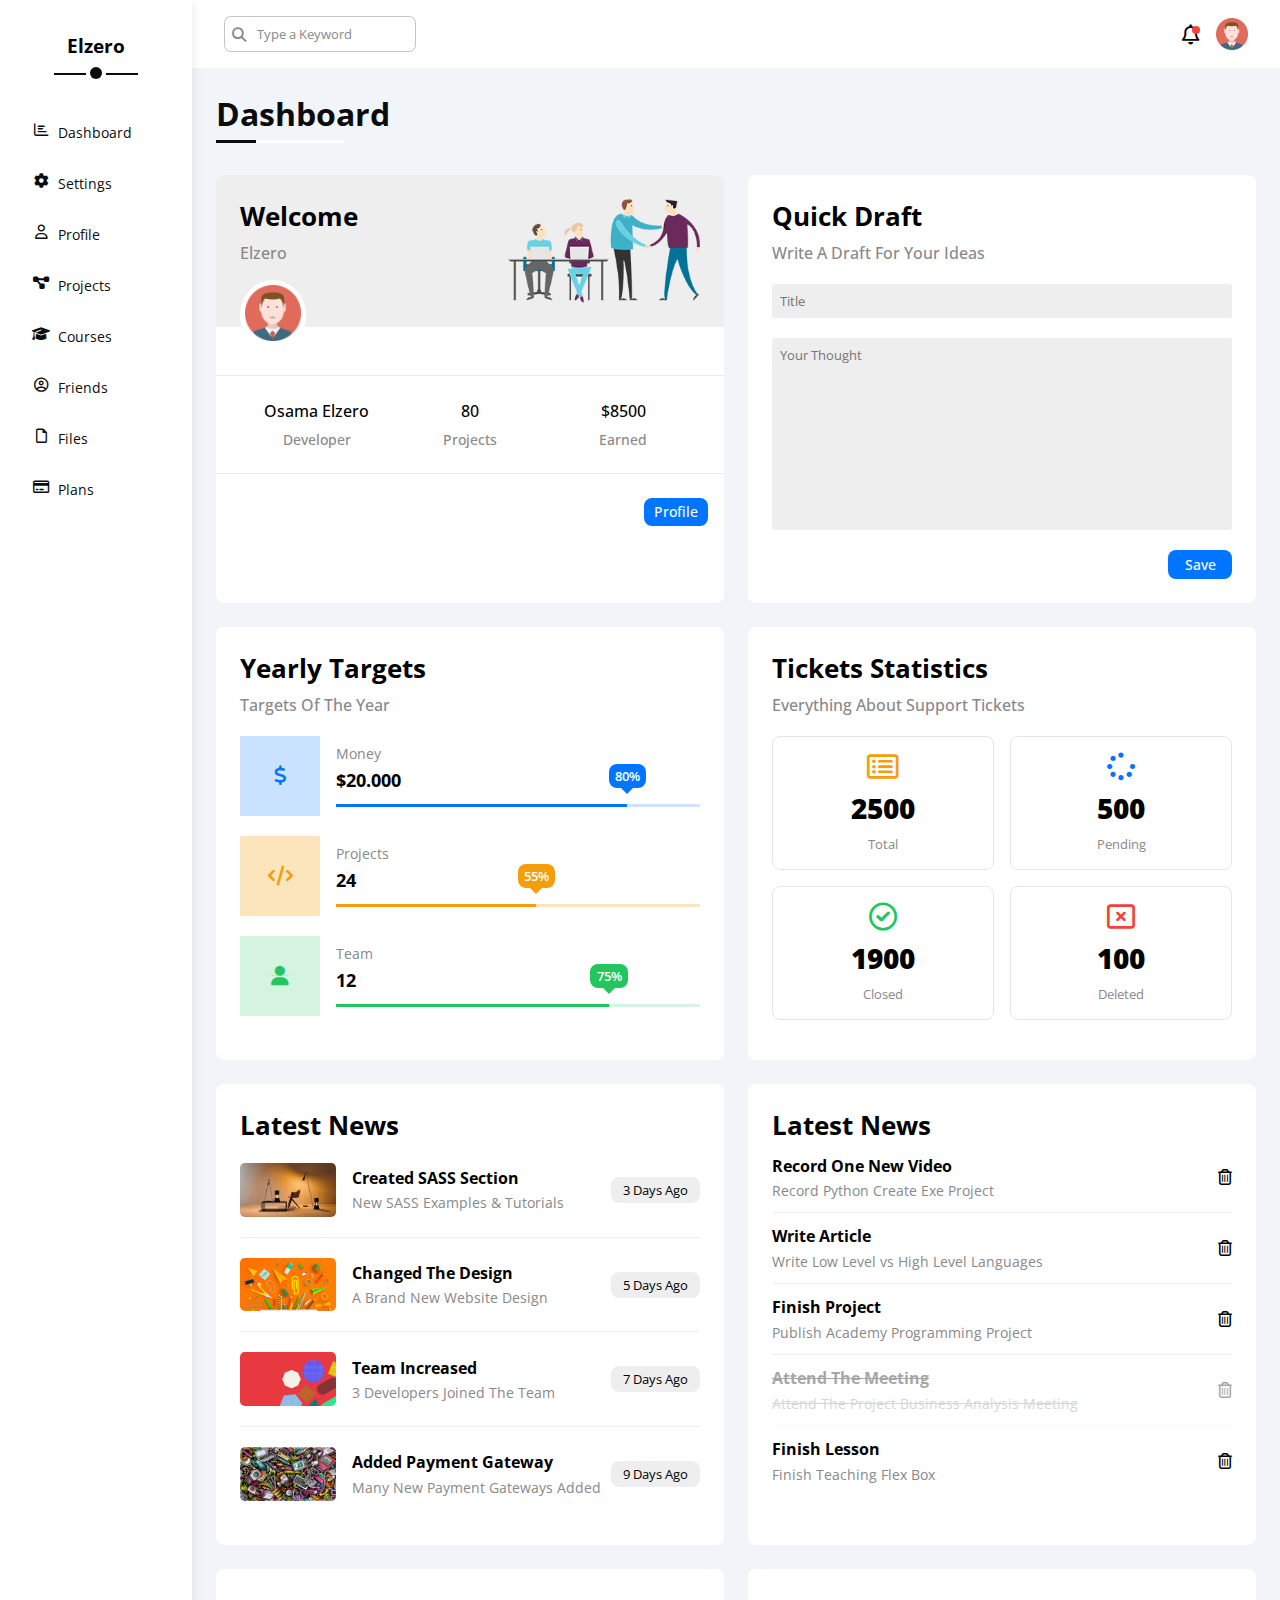
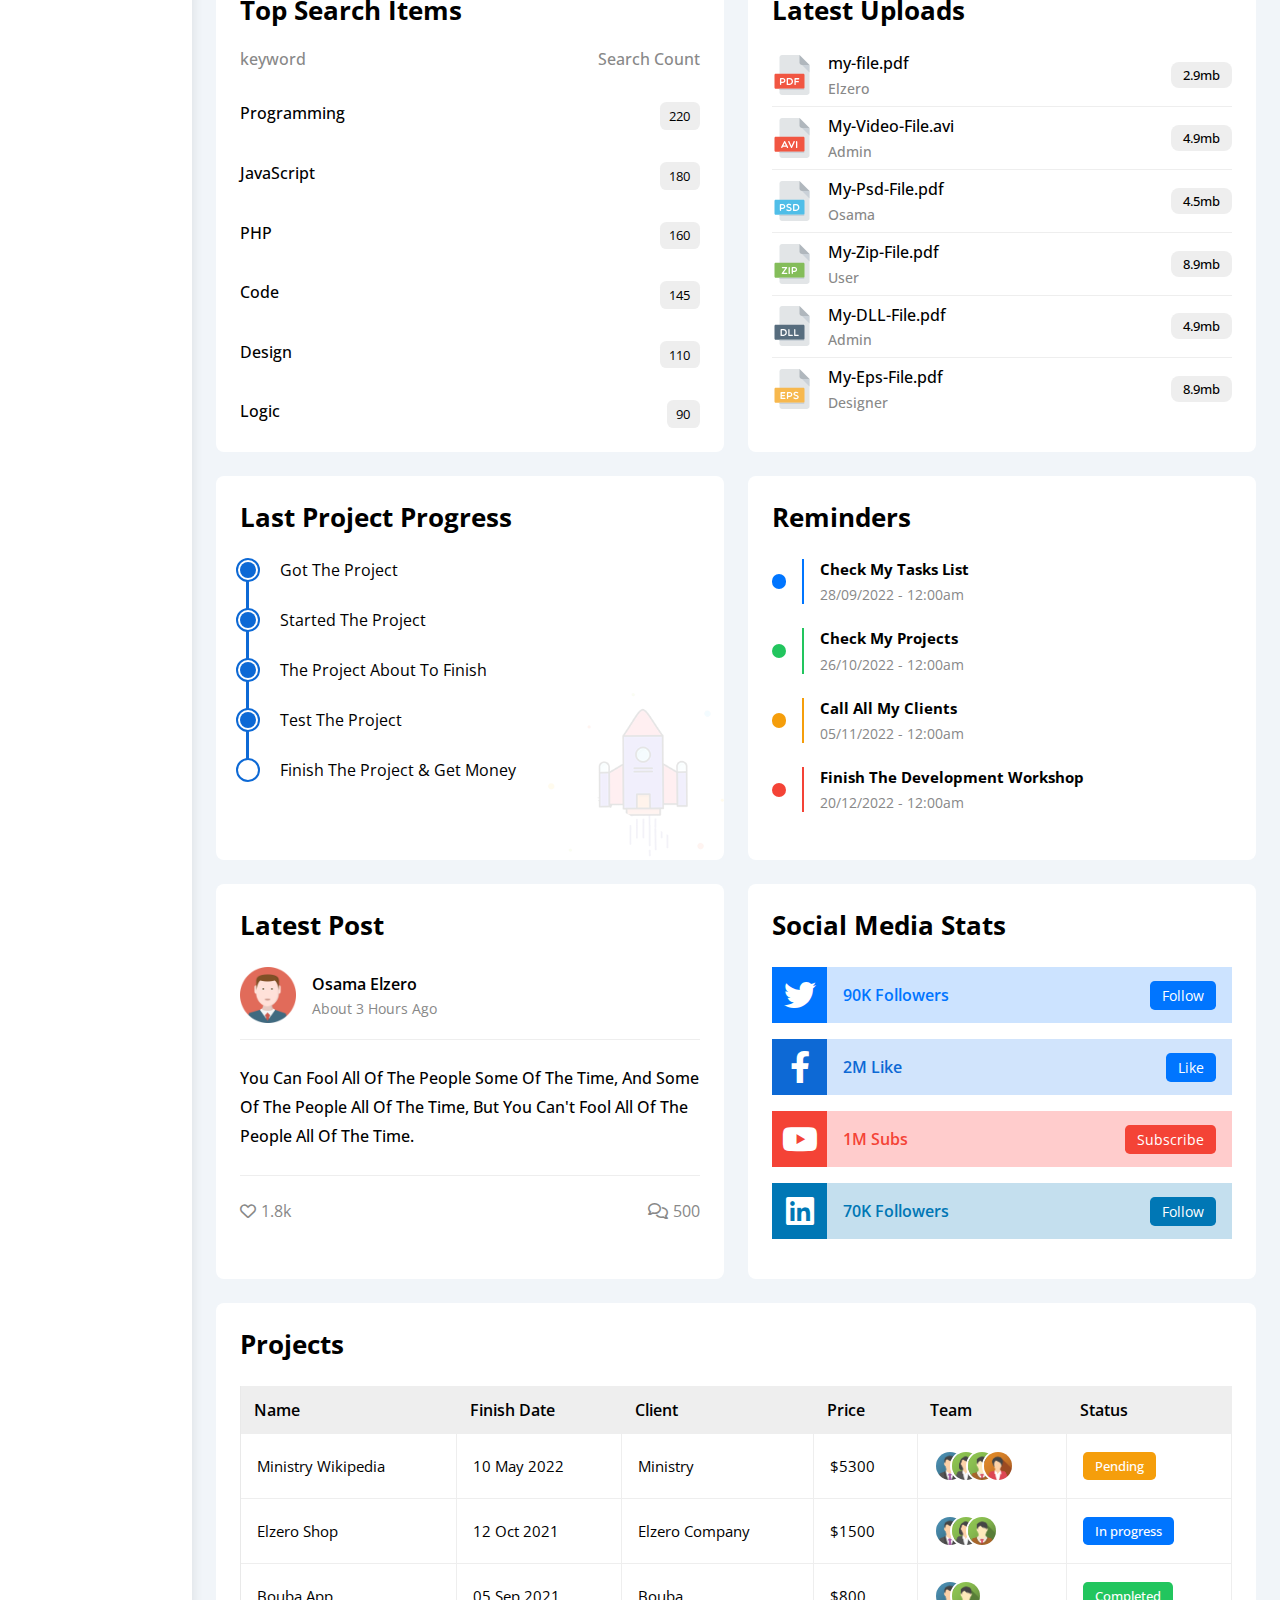
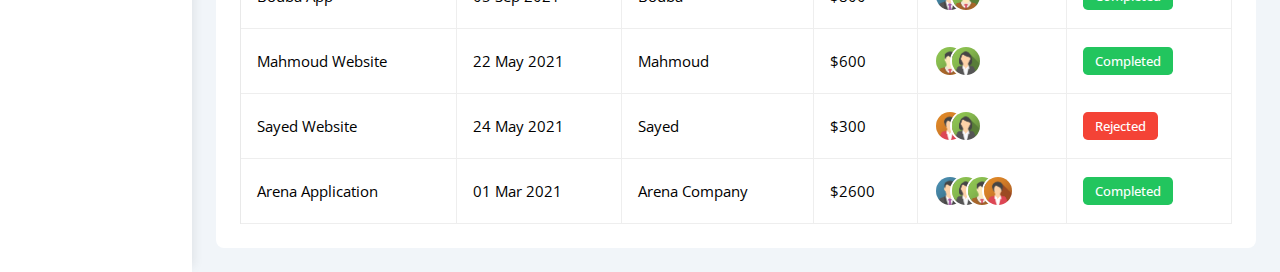
<file: index.html>
<!DOCTYPE html>
<html lang="en">
	<head>
		<meta charset="UTF-8" />
		<meta http-equiv="X-UA-Compatible" content="IE=edge" />
		<meta name="viewport" content="width=device-width, initial-scale=1.0" />
		<title>Dashboard</title>
		<link rel="stylesheet" href="./css/all.min.css" />
		<link rel="stylesheet" href="./css/dashboard.css" />
	</head>
	<body>
		<div class="outer-container">
			<aside class="side-bar">
				<div class="logo">Elzero</div>
				<div class="circle"></div>
				<ul class="links" role="list">
					<li>
						<a href="./index.html">
							<i class="fa-regular fa-chart-bar fa-fw"></i>
							<div class="text">Dashboard</div>
						</a>
					</li>
					<li>
						<a href="./settings.html">
							<i class="fa-solid fa-gear fa-fw"> </i>
							<div class="text">Settings</div>
						</a>
					</li>
					<li>
						<a href="./profile.html">
							<i class="fa-regular fa-user fa-fw"></i>
							<div class="text">Profile</div>
						</a>
					</li>
					<li>
						<a href="./projects.html">
							<i class="fa-solid fa-diagram-project fa-fw"></i>
							<div class="text">Projects</div>
						</a>
					</li>
					<li>
						<a href="./courses.html">
							<i class="fa-solid fa-graduation-cap fa-fw"></i>
							<div class="text">Courses</div>
						</a>
					</li>
					<li>
						<a href="./freinds.html">
							<i class="fa-regular fa-circle-user fa-fw"></i>
							<div class="text">Friends</div>
						</a>
					</li>
					<li>
						<a href="./files.html">
							<i class="fa-regular fa-file fa-fw"></i>
							<div class="text">Files</div>
						</a>
					</li>
					<li>
						<a href="./plans.html">
							<i class="fa-regular fa-credit-card fa-fw"></i>
							<div class="text">Plans</div>
						</a>
					</li>
				</ul>
			</aside>
			<div style="flex: 1" class="main-content">
				<header>
					<div class="input">
						<input type="text" placeholder="Type a Keyword" />
					</div>
					<div class="notif-av">
						<i class="fa-regular fa-bell fa-lg"></i>
						<img src="./imgs/avatar.png" alt="" />
					</div>
				</header>
				<main>
					<h2>Dashboard</h2>
					<div class="main-grid">
						<div class="grid-item1">
							<div class="header">
								<div class="text">
									<h3>Welcome</h3>
									<p class="subtitle">Elzero</p>
								</div>

								<img class="welcome" src="./imgs/welcome.png" alt="" />
								<div class="avatar"><img src="./imgs/avatar.png" alt="" /></div>
							</div>
							<div class="profile-stats">
								<div class="stat">
									<div class="stat-title">Osama Elzero</div>
									<div class="stat-subtitle">Developer</div>
								</div>
								<div class="stat">
									<div class="stat-title">80</div>
									<div class="stat-subtitle">Projects</div>
								</div>
								<div class="stat">
									<div class="stat-title">$8500</div>
									<div class="stat-subtitle">Earned</div>
								</div>
							</div>
							<a href="#">Profile</a>
						</div>
						<div class="grid-item2">
							<div class="text">
								<h3>Quick Draft</h3>
								<p class="subtitle">Write A Draft For Your Ideas</p>
								<input class="grid-2-input" type="text" placeholder="Title" />
								<textarea placeholder="Your Thought"></textarea>
								<a href="#">Save</a>
							</div>
						</div>
						<div class="grid-item3">
							<div class="text">
								<h3>Yearly Targets</h3>
								<p class="subtitle">Targets Of The Year</p>
								<div class="grid-3-stats">
									<div class="stat">
										<div class="icon">
											<i class="fa-solid fa-dollar-sign fa-lg"></i>
										</div>
										<div class="info">
											<div class="title">Money</div>
											<div class="subtitle">$20.000</div>
											<div
												style="background-color: rgba(78, 155, 255, 0.27)"
												class="bar"
											>
												<div
													style="background: var(--blue-color);width:80%"
													class="progress2"
												>
													<div style="background:var(--blue-color)" class="badge1">80%</div>
												</div>
											</div>
										</div>
									</div>
									<div class="stat">
										<div class="icon stat2">
											<i class="fa-solid fa-code fa-lg e"></i>
										</div>
										<div class="info">
											<div class="title">Projects</div>
											<div class="subtitle">24</div>
											<div
												style="background-color: rgb(245 159 11 / 27%)"
												class="bar"
											>
												<div
													style="background: var(--orange-color)"
													class="progress2"
												>
													<div class="badge2">55%</div>
												</div>
											</div>
										</div>
									</div>
									<div class="stat">
										<div class="icon stat3">
											<i class="fa-solid fa-user fa-lg c-green"></i>
										</div>
										<div class="info">
											<div class="title">Team</div>
											<div class="subtitle">12</div>
											<div style="background: rgb(34 197 94 / 19%)" class="bar">
												<div
													style="background: var(--green-color)"
													class="progress3"
												>
													<div class="badge3">75%</div>
												</div>
											</div>
										</div>
									</div>
								</div>
							</div>
						</div>
						<div class="grid-item4">
							<h3>Tickets Statistics</h3>
							<p class="subtitle">Everything About Support Tickets</p>

							<div class="grid">
								<div class="grid-box">
									<i class="fa-regular fa-rectangle-list fa-2x"></i>
									<div class="title">2500</div>
									<div class="subtitle">Total</div>
								</div>
								<div class="grid-box">
									<i
										style="color: var(--blue-color)"
										class="fa-solid fa-spinner fa-2x"
									></i>
									<div class="title">500</div>
									<div class="subtitle">Pending</div>
								</div>
								<div class="grid-box">
									<i
										style="color: var(--green-color)"
										class="fa-regular fa-circle-check fa-2x"
									></i>
									<div class="title">1900</div>
									<div class="subtitle">Closed</div>
								</div>
								<div class="grid-box">
									<i
										style="color: var(--red-color)"
										class="fa-regular fa-rectangle-xmark fa-2x"
									></i>
									<div class="title">100</div>
									<div class="subtitle">Deleted</div>
								</div>
							</div>
						</div>
						<div class="grid-item5">
							<h3>Latest News</h3>

							<div class="list-tile">
								<div class="tile-img">
									<img src="./imgs/news-01.png" alt="" />
								</div>
								<div class="text">
									<h4>Created SASS Section</h4>
									<p>New SASS Examples & Tutorials</p>
								</div>

								<div class="time">3 Days Ago</div>
							</div>
							<div class="list-tile">
								<div class="tile-img">
									<img src="./imgs/news-02.png" alt="" />
								</div>
								<div class="text">
									<h4>Changed The Design</h4>
									<p>A Brand New Website Design</p>
								</div>

								<div class="time">5 Days Ago</div>
							</div>
							<div class="list-tile">
								<div class="tile-img">
									<img src="./imgs/news-03.png" alt="" />
								</div>
								<div class="text">
									<h4>Team Increased</h4>
									<p>3 Developers Joined The Team</p>
								</div>

								<div class="time">7 Days Ago</div>
							</div>
							<div class="list-tile">
								<div class="tile-img">
									<img src="./imgs/news-04.png" alt="" />
								</div>
								<div class="text">
									<h4>Added Payment Gateway</h4>
									<p>Many New Payment Gateways Added</p>
								</div>

								<div class="time">9 Days Ago</div>
							</div>
						</div>
						<div class="grid-item6">
							<h3>Latest News</h3>

							<div class="list-tile">
								<div class="text">
									<h4>Record One New Video</h4>
									<p>Record Python Create Exe Project</p>
								</div>

								<i class="fa-regular fa-trash-can delete"></i>
							</div>
							<div class="list-tile">
								<div class="text">
									<h4>Write Article</h4>
									<p>Write Low Level vs High Level Languages</p>
								</div>

								<i class="fa-regular fa-trash-can delete"></i>
							</div>
							<div class="list-tile">
								<div class="text">
									<h4>Finish Project</h4>
									<p>Publish Academy Programming Project</p>
								</div>

								<i class="fa-regular fa-trash-can delete"></i>
							</div>
							<div class="list-tile">
								<div class="text">
									<h4>Attend The Meeting</h4>
									<p>Attend The Project Business Analysis Meeting</p>
								</div>

								<i class="fa-regular fa-trash-can delete"></i>
							</div>
							<div class="list-tile">
								<div class="text">
									<h4>Finish Lesson</h4>
									<p>Finish Teaching Flex Box</p>
								</div>

								<i class="fa-regular fa-trash-can delete"></i>
							</div>
						</div>
						<div class="grid-item7">
							<h3>Top Search Items</h3>
							<div class="item-title">
								<div class="keyword">keyword</div>
								<div class="count">Search Count</div>
							</div>
							<div class="item">
								<div class="keyword">Programming</div>
								<div class="count">220</div>
							</div>
							<div class="item">
								<div class="keyword">JavaScript</div>
								<div class="count">180</div>
							</div>
							<div class="item">
								<div class="keyword">PHP</div>
								<div class="count">160</div>
							</div>
							<div class="item">
								<div class="keyword">Code</div>
								<div class="count">145</div>
							</div>
							<div class="item">
								<div class="keyword">Design</div>
								<div class="count">110</div>
							</div>
							<div class="item">
								<div class="keyword">Logic</div>
								<div class="count">90</div>
							</div>
						</div>
						<div class="grid-item8">
							<h3>Latest Uploads</h3>

							<div class="list-tile">
								<div class="tile-img">
									<img src="./imgs/pdf.svg" alt="" />
								</div>
								<div class="text">
									<h4>my-file.pdf</h4>
									<p>Elzero</p>
								</div>

								<div class="size">2.9mb</div>
							</div>
							<div class="list-tile">
								<div class="tile-img">
									<img src="./imgs/avi.svg" alt="" />
								</div>
								<div class="text">
									<h4>My-Video-File.avi</h4>
									<p>Admin</p>
								</div>

								<div class="size">4.9mb</div>
							</div>
							<div class="list-tile">
								<div class="tile-img">
									<img src="./imgs/psd.svg" alt="" />
								</div>
								<div class="text">
									<h4>My-Psd-File.pdf</h4>
									<p>Osama</p>
								</div>

								<div class="size">4.5mb</div>
							</div>
							<div class="list-tile">
								<div class="tile-img">
									<img src="./imgs/zip.svg" alt="" />
								</div>
								<div class="text">
									<h4>My-Zip-File.pdf</h4>
									<p>User</p>
								</div>

								<div class="size">8.9mb</div>
							</div>
							<div class="list-tile">
								<div class="tile-img">
									<img src="./imgs/dll.svg" alt="" />
								</div>
								<div class="text">
									<h4>My-DLL-File.pdf</h4>
									<p>Admin</p>
								</div>

								<div class="size">4.9mb</div>
							</div>
							<div class="list-tile">
								<div class="tile-img">
									<img src="./imgs/eps.svg" alt="" />
								</div>
								<div class="text">
									<h4>My-Eps-File.pdf</h4>
									<p>Designer</p>
								</div>

								<div class="size">8.9mb</div>
							</div>
						</div>
						<div class="grid-item9">
							<h3>Last Project Progress</h3>
							<ul>
								<li>Got The Project</li>
								<li>Started The Project</li>
								<li>The Project About To Finish</li>
								<li>Test The Project</li>
								<li>Finish The Project & Get Money</li>
							</ul>
							<div class="rocket-img">
								<img src="./imgs/project.png" alt="" />
							</div>
						</div>
						<div class="grid-item10">
							<h3>Reminders</h3>
							<div class="flex-container">
								<div class="circle"></div>
								<div class="text">
									<h4>Check My Tasks List</h4>
									<p>28/09/2022 - 12:00am</p>
								</div>
							</div>
							<div class="flex-container">
								<div
									style="background-color: var(--green-color)"
									class="circle"
								></div>
								<div style="border-color: var(--green-color)" class="text">
									<h4>Check My Projects</h4>
									<p>26/10/2022 - 12:00am</p>
								</div>
							</div>
							<div class="flex-container">
								<div
									style="background-color: var(--orange-color)"
									class="circle"
								></div>
								<div style="border-color: var(--orange-color)" class="text">
									<h4>Call All My Clients</h4>
									<p>05/11/2022 - 12:00am</p>
								</div>
							</div>
							<div class="flex-container">
								<div
									style="background-color: var(--red-color)"
									class="circle"
								></div>
								<div style="border-color: var(--red-color)" class="text">
									<h4>Finish The Development Workshop</h4>
									<p>20/12/2022 - 12:00am</p>
								</div>
							</div>
						</div>
						<div class="grid-item11">
							<h3>Latest Post</h3>
							<div class="user">
								<div class="image">
									<img src="./imgs/avatar.png" alt="" />
								</div>
								<div>
									<div class="name">Osama Elzero</div>
									<div class="date">About 3 Hours Ago</div>
								</div>
							</div>
							<div class="post">
								You Can Fool All Of The People Some Of The Time, And Some Of The
								People All Of The Time, But You Can't Fool All Of The People All
								Of The Time.
							</div>
							<div class="reacts">
								<div class="react">
									<i class="fa-regular fa-heart"> </i>
									<div class="likes">1.8k</div>
								</div>
								<div class="react">
									<i class="fa-regular fa-comments"></i>
									<div class="comments">500</div>
								</div>
							</div>
						</div>
						<div class="grid-item12">
							<h3>Social Media Stats</h3>
							<div class="social">
								<i class="fa-brands fa-twitter fa-2x c-white"></i>
								<div class="stat">90K Followers</div>
								<a href="#">Follow</a>
							</div>
							<div
								style="background-color: rgb(24 119 242 / 20%)"
								class="social"
							>
								<i
									style="background-color: var(--blue-alt-color)"
									class="fa-brands fa-facebook-f fa-2x c-white"
								></i>
								<div style="color: var(--blue-alt-color)" class="stat">
									2M Like
								</div>
								<a href="#">Like</a>
							</div>
							<div style="background-color: rgb(255 0 0 / 20%)" class="social">
								<i
									style="background-color: var(--red-color)"
									class="fa-brands fa-youtube fa-2x c-white"
								></i>
								<div style="color: var(--red-color)" class="stat">1M Subs</div>
								<a style="background-color: var(--red-color)" href="#"
									>Subscribe</a
								>
							</div>
							<div
								style="background-color: rgba(0, 118, 181, 0.233)"
								class="social"
							>
								<i
									style="background-color: rgb(0 119 181)"
									class="fa-brands fa-linkedin fa-2x c-white"
								></i>
								<div style="color: rgb(0 119 181)" class="stat">
									70K Followers
								</div>
								<a style="background: rgb(0 119 181)" href="#">Follow</a>
							</div>
						</div>
						<div class="grid-item13">
							<h3>Projects</h3>

							<table>
								<thead>
									<tr>
										<td>Name</td>
										<td>Finish Date</td>
										<td>Client</td>
										<td>Price</td>
										<td>Team</td>
										<td>Status</td>
									</tr>
								</thead>
								<tbody>
									<tr class="row1">
										<td>Ministry Wikipedia</td>
										<td>10 May 2022</td>
										<td>Ministry</td>
										<td>$5300</td>
										<td>
											<div class="team">
												<div class="image">
													<img src="./imgs/team-01.png" alt="" />
												</div>
												<div class="image">
													<img src="./imgs/team-02.png" alt="" />
												</div>
												<div class="image">
													<img src="./imgs/team-03.png" alt="" />
												</div>
												<div class="image">
													<img src="./imgs/team-04.png" alt="" />
												</div>
											</div>
										</td>
										<td>
											<div class="status-badge">Pending</div>
										</td>
									</tr>
									<tr class="row2">
										<td>Elzero Shop</td>
										<td>12 Oct 2021</td>
										<td>Elzero Company</td>
										<td>$1500</td>
										<td>
											<div class="team">
												<div class="image">
													<img src="./imgs/team-01.png" alt="" />
												</div>
												<div class="image">
													<img src="./imgs/team-02.png" alt="" />
												</div>
												<div class="image">
													<img src="./imgs/team-03.png" alt="" />
												</div>
											</div>
										</td>
										<td>
											<div
												style="background-color: var(--blue-color)"
												class="status-badge"
											>
												In progress
											</div>
										</td>
									</tr>
									<tr class="row3">
										<td>Bouba App</td>
										<td>05 Sep 2021</td>
										<td>Bouba</td>
										<td>$800</td>
										<td>
											<div class="team">
												<div class="image">
													<img src="./imgs/team-01.png" alt="" />
												</div>
												<div class="image">
													<img src="./imgs/team-03.png" alt="" />
												</div>
											</div>
										</td>
										<td>
											<div
												style="background-color: var(--green-color)"
												class="status-badge"
											>
												Completed
											</div>
										</td>
									</tr>
									<tr class="row4">
										<td>Mahmoud Website</td>
										<td>22 May 2021</td>
										<td>Mahmoud</td>
										<td>$600</td>
										<td>
											<div class="team">
												<div class="image">
													<img src="./imgs/team-03.png" alt="" />
												</div>
												<div class="image">
													<img src="./imgs/team-02.png" alt="" />
												</div>
											</div>
										</td>
										<td>
											<div
												style="background-color: var(--green-color)"
												class="status-badge"
											>
												Completed
											</div>
										</td>
									</tr>
									<tr class="row5">
										<td>Sayed Website</td>
										<td>24 May 2021</td>
										<td>Sayed</td>
										<td>$300</td>
										<td>
											<div class="team">
												<div class="image">
													<img src="./imgs/team-04.png" alt="" />
												</div>
												<div class="image">
													<img src="./imgs/team-02.png" alt="" />
												</div>
											</div>
										</td>
										<td>
											<div
												style="background-color: var(--red-color)"
												class="status-badge"
											>
												Rejected
											</div>
										</td>
									</tr>
									<tr class="row6">
										<td>Arena Application</td>
										<td>01 Mar 2021</td>
										<td>Arena Company</td>
										<td>$2600</td>
										<td>
											<div class="team">
												<div class="image">
													<img src="./imgs/team-01.png" alt="" />
												</div>
												<div class="image">
													<img src="./imgs/team-02.png" alt="" />
												</div>
												<div class="image">
													<img src="./imgs/team-03.png" alt="" />
												</div>
												<div class="image">
													<img src="./imgs/team-04.png" alt="" />
												</div>
											</div>
										</td>
										<td>
											<div
												style="background-color: var(--green-color)"
												class="status-badge"
											>
												Completed
											</div>
										</td>
									</tr>
								</tbody>
							</table>
						</div>
					</div>
				</main>
			</div>
		</div>
	</body>
</html>
</file>
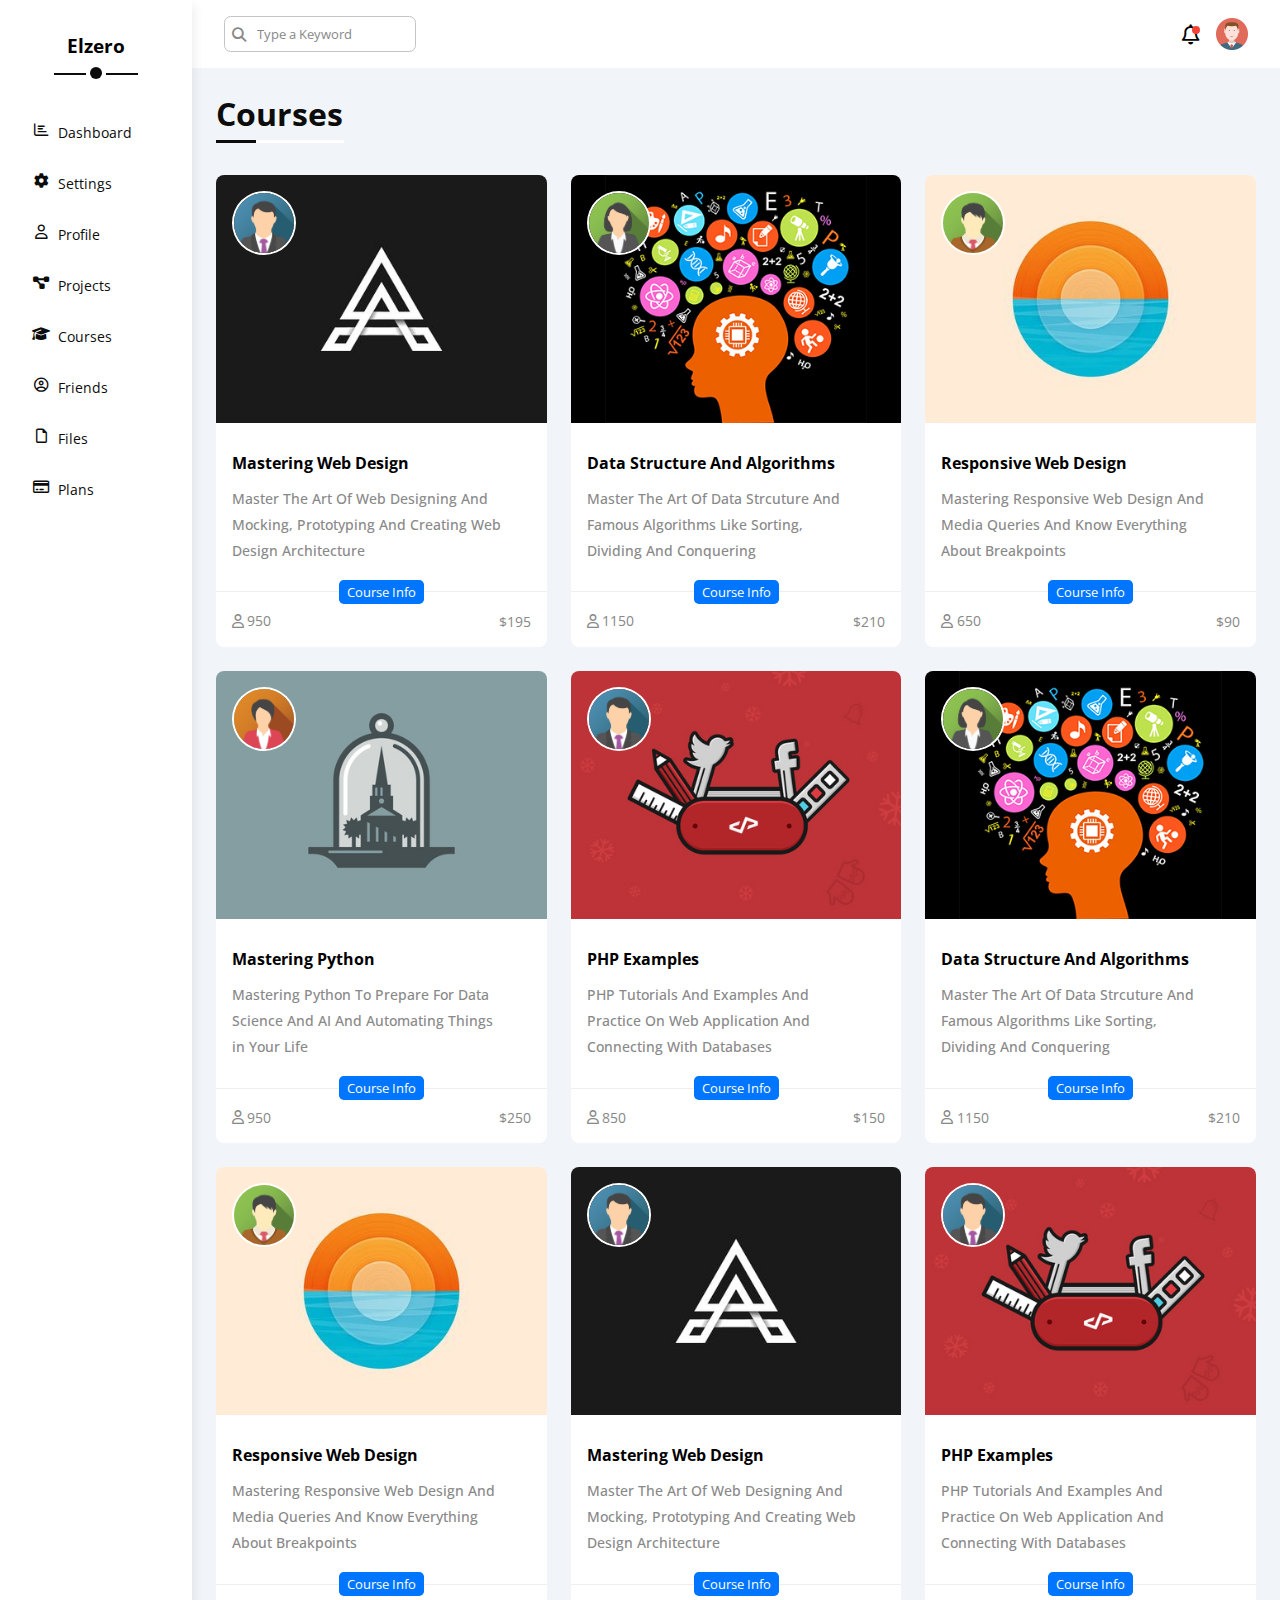
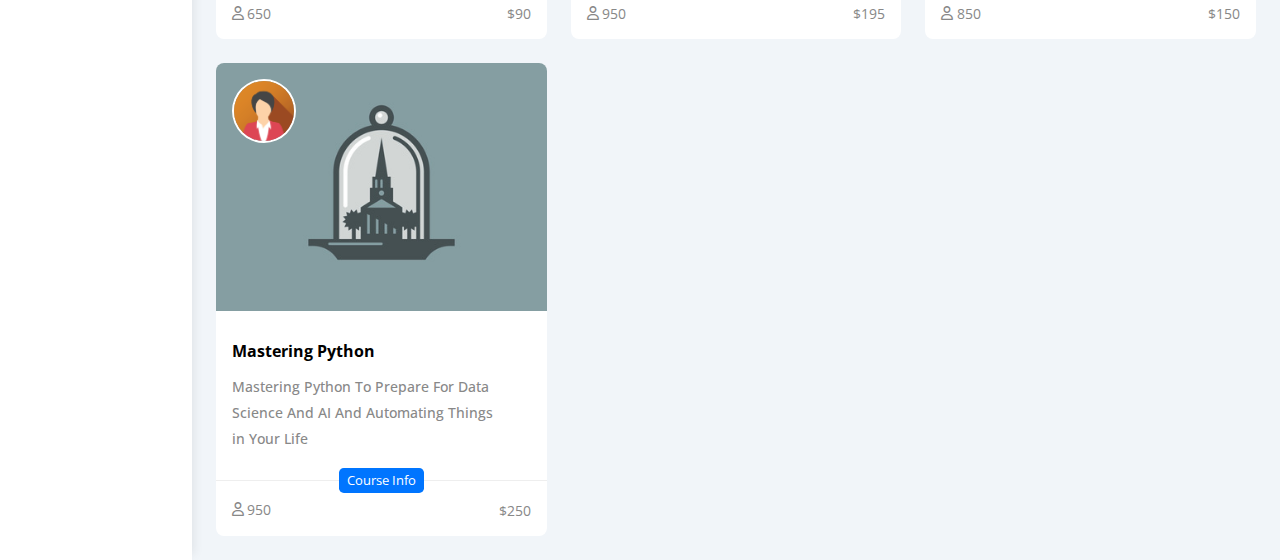
<file: courses.html>
<!DOCTYPE html>
<html lang="en">
	<head>
		<meta charset="UTF-8" />
		<meta http-equiv="X-UA-Compatible" content="IE=edge" />
		<meta name="viewport" content="width=device-width, initial-scale=1.0" />
		<title>Courses</title>
		<link rel="stylesheet" href="./css/all.min.css" />
		<link rel="stylesheet" href="./css/dashboard.css" />
	</head>
	<body>
		<div class="outer-container">
			<aside class="side-bar">
				<div class="logo">Elzero</div>
				<div class="circle"></div>
				<ul class="links" role="list">
					<li>
						<a href="./index.html">
							<i class="fa-regular fa-chart-bar fa-fw"></i>
							<div class="text">Dashboard</div>
						</a>
					</li>
					<li>
						<a href="./settings.html">
							<i class="fa-solid fa-gear fa-fw"> </i>
							<div class="text">Settings</div>
						</a>
					</li>
					<li>
						<a href="./profile.html">
							<i class="fa-regular fa-user fa-fw"></i>
							<div class="text">Profile</div>
						</a>
					</li>
					<li>
						<a href="./projects.html">
							<i class="fa-solid fa-diagram-project fa-fw"></i>
							<div class="text">Projects</div>
						</a>
					</li>
					<li>
						<a href="./courses.html">
							<i class="fa-solid fa-graduation-cap fa-fw"></i>
							<div class="text">Courses</div>
						</a>
					</li>
					<li>
						<a href="./freinds.html">
							<i class="fa-regular fa-circle-user fa-fw"></i>
							<div class="text">Friends</div>
						</a>
					</li>
					<li>
						<a href="./files.html">
							<i class="fa-regular fa-file fa-fw"></i>
							<div class="text">Files</div>
						</a>
					</li>
					<li>
						<a href="./plans.html">
							<i class="fa-regular fa-credit-card fa-fw"></i>
							<div class="text">Plans</div>
						</a>
					</li>
				</ul>
			</aside>
			<div style="flex: 1" class="main-content">
				<header>
					<div class="input">
						<input type="text" placeholder="Type a Keyword" />
					</div>
					<div class="notif-av">
						<i class="fa-regular fa-bell fa-lg"></i>
						<img src="./imgs/avatar.png" alt="" />
					</div>
				</header>
				<main>
					<h2>Courses</h2>
					<div class="main-grid2">
						<div class="grid-item24">
							<div class="instructor-img">
								<img src="./imgs/team-01.png" alt="" />
							</div>
							<div class="course-img">
								<img src="./imgs/course-01.jpg" alt="" />
							</div>
							<div class="card-info">
								<div class="text">
									<div class="title">Mastering Web Design</div>
									<div class="desc">
										Master The Art Of Web Designing And Mocking, Prototyping And
										Creating Web Design Architecture
									</div>
								</div>
								<div class="cta">
									<div class="line"></div>
									<button>Course Info</button>
									<div class="line"></div>
								</div>

								<div class="students">
									<i class="fa-regular fa-user"></i>
									<div class="number">950</div>
									<div class="price">$195</div>
								</div>
							</div>
						</div>
						<div class="grid-item24">
							<div class="instructor-img">
								<img src="./imgs/team-02.png" alt="" />
							</div>
							<div class="course-img">
								<img src="./imgs/course-02.jpg" alt="" />
							</div>
							<div class="card-info">
								<div class="text">
									<div class="title">Data Structure And Algorithms</div>
									<div class="desc">
										Master The Art Of Data Strcuture And Famous Algorithms Like
										Sorting, Dividing And Conquering
									</div>
								</div>
								<div class="cta">
									<div class="line"></div>
									<button>Course Info</button>
									<div class="line"></div>
								</div>

								<div class="students">
									<i class="fa-regular fa-user"></i>
									<div class="number">1150</div>
									<div class="price">$210</div>
								</div>
							</div>
						</div>
						<div class="grid-item24">
							<div class="instructor-img">
								<img src="./imgs/team-03.png" alt="" />
							</div>
							<div class="course-img">
								<img src="./imgs/course-03.jpg" alt="" />
							</div>
							<div class="card-info">
								<div class="text">
									<div class="title">Responsive Web Design</div>
									<div class="desc">
										Mastering Responsive Web Design And Media Queries And Know
										Everything About Breakpoints
									</div>
								</div>
								<div class="cta">
									<div class="line"></div>
									<button>Course Info</button>
									<div class="line"></div>
								</div>

								<div class="students">
									<i class="fa-regular fa-user"></i>
									<div class="number">650</div>
									<div class="price">$90</div>
								</div>
							</div>
						</div>
						<div class="grid-item24">
							<div class="instructor-img">
								<img src="./imgs/team-04.png" alt="" />
							</div>
							<div class="course-img">
								<img src="./imgs/course-04.jpg" alt="" />
							</div>
							<div class="card-info">
								<div class="text">
									<div class="title">Mastering Python</div>
									<div class="desc">
										Mastering Python To Prepare For Data Science And AI And
										Automating Things in Your Life
									</div>
								</div>
								<div class="cta">
									<div class="line"></div>
									<button>Course Info</button>
									<div class="line"></div>
								</div>

								<div class="students">
									<i class="fa-regular fa-user"></i>
									<div class="number">950</div>
									<div class="price">$250</div>
								</div>
							</div>
						</div>
						<div class="grid-item24">
							<div class="instructor-img">
								<img src="./imgs/team-01.png" alt="" />
							</div>
							<div class="course-img">
								<img src="./imgs/course-05.jpg" alt="" />
							</div>
							<div class="card-info">
								<div class="text">
									<div class="title">PHP Examples</div>
									<div class="desc">
										PHP Tutorials And Examples And Practice On Web Application
										And Connecting With Databases
									</div>
								</div>
								<div class="cta">
									<div class="line"></div>
									<button>Course Info</button>
									<div class="line"></div>
								</div>

								<div class="students">
									<i class="fa-regular fa-user"></i>
									<div class="number">850</div>
									<div class="price">$150</div>
								</div>
							</div>
						</div>
						<div class="grid-item24">
							<div class="instructor-img">
								<img src="./imgs/team-02.png" alt="" />
							</div>
							<div class="course-img">
								<img src="./imgs/course-02.jpg" alt="" />
							</div>
							<div class="card-info">
								<div class="text">
									<div class="title">Data Structure And Algorithms</div>
									<div class="desc">
										Master The Art Of Data Strcuture And Famous Algorithms Like
										Sorting, Dividing And Conquering
									</div>
								</div>
								<div class="cta">
									<div class="line"></div>
									<button>Course Info</button>
									<div class="line"></div>
								</div>

								<div class="students">
									<i class="fa-regular fa-user"></i>
									<div class="number">1150</div>
									<div class="price">$210</div>
								</div>
							</div>
						</div>
						<div class="grid-item24">
							<div class="instructor-img">
								<img src="./imgs/team-03.png" alt="" />
							</div>
							<div class="course-img">
								<img src="./imgs/course-03.jpg" alt="" />
							</div>
							<div class="card-info">
								<div class="text">
									<div class="title">Responsive Web Design</div>
									<div class="desc">
										Mastering Responsive Web Design And Media Queries And Know
										Everything About Breakpoints
									</div>
								</div>
								<div class="cta">
									<div class="line"></div>
									<button>Course Info</button>
									<div class="line"></div>
								</div>

								<div class="students">
									<i class="fa-regular fa-user"></i>
									<div class="number">650</div>
									<div class="price">$90</div>
								</div>
							</div>
						</div>
						<div class="grid-item24">
							<div class="instructor-img">
								<img src="./imgs/team-01.png" alt="" />
							</div>
							<div class="course-img">
								<img src="./imgs/course-01.jpg" alt="" />
							</div>
							<div class="card-info">
								<div class="text">
									<div class="title">Mastering Web Design</div>
									<div class="desc">
										Master The Art Of Web Designing And Mocking, Prototyping And
										Creating Web Design Architecture
									</div>
								</div>
								<div class="cta">
									<div class="line"></div>
									<button>Course Info</button>
									<div class="line"></div>
								</div>

								<div class="students">
									<i class="fa-regular fa-user"></i>
									<div class="number">950</div>
									<div class="price">$195</div>
								</div>
							</div>
						</div>
						<div class="grid-item24">
							<div class="instructor-img">
								<img src="./imgs/team-01.png" alt="" />
							</div>
							<div class="course-img">
								<img src="./imgs/course-05.jpg" alt="" />
							</div>
							<div class="card-info">
								<div class="text">
									<div class="title">PHP Examples</div>
									<div class="desc">
										PHP Tutorials And Examples And Practice On Web Application
										And Connecting With Databases
									</div>
								</div>
								<div class="cta">
									<div class="line"></div>
									<button>Course Info</button>
									<div class="line"></div>
								</div>

								<div class="students">
									<i class="fa-regular fa-user"></i>
									<div class="number">850</div>
									<div class="price">$150</div>
								</div>
							</div>
						</div>
						<div class="grid-item24">
							<div class="instructor-img">
								<img src="./imgs/team-04.png" alt="" />
							</div>
							<div class="course-img">
								<img src="./imgs/course-04.jpg" alt="" />
							</div>
							<div class="card-info">
								<div class="text">
									<div class="title">Mastering Python</div>
									<div class="desc">
										Mastering Python To Prepare For Data Science And AI And
										Automating Things in Your Life
									</div>
								</div>
								<div class="cta">
									<div class="line"></div>
									<button>Course Info</button>
									<div class="line"></div>
								</div>

								<div class="students">
									<i class="fa-regular fa-user"></i>
									<div class="number">950</div>
									<div class="price">$250</div>
								</div>
							</div>
						</div>
					</div>
				</main>
			</div>
		</div>
	</body>
</html>
</file>
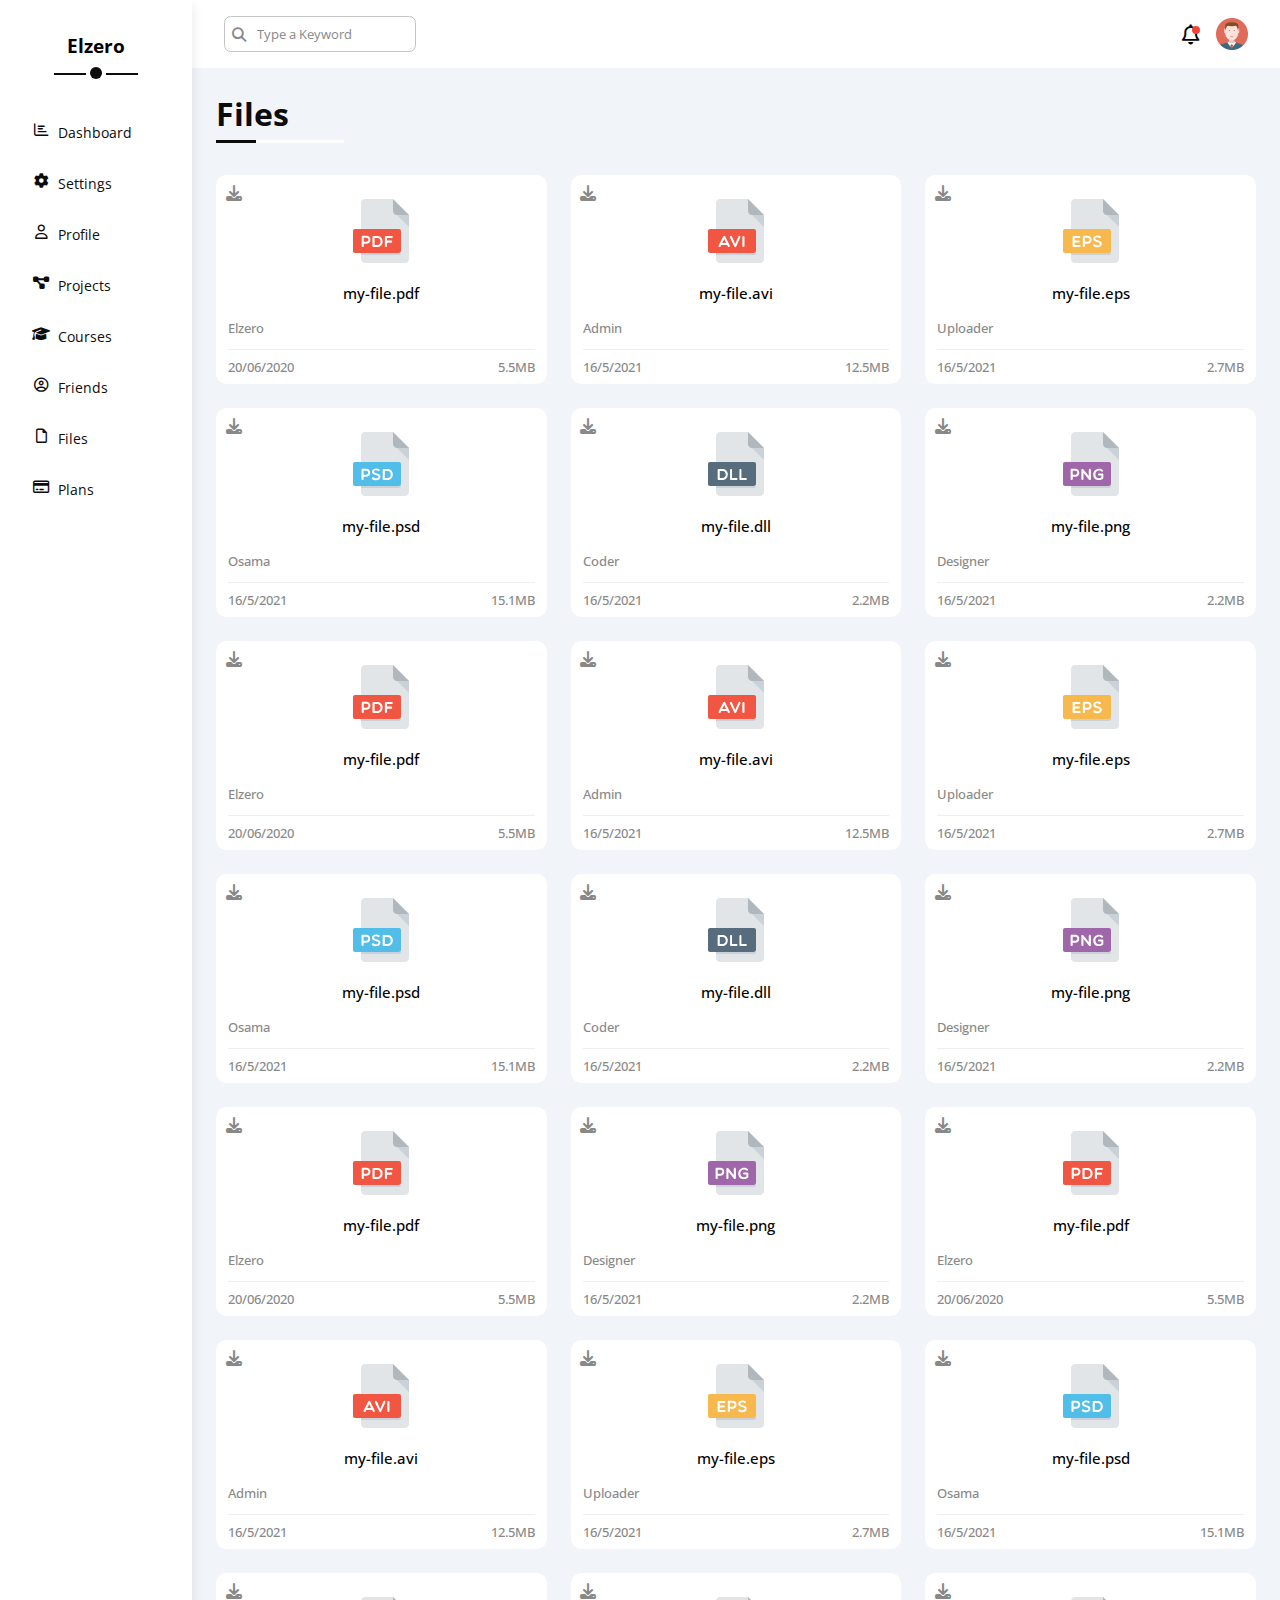
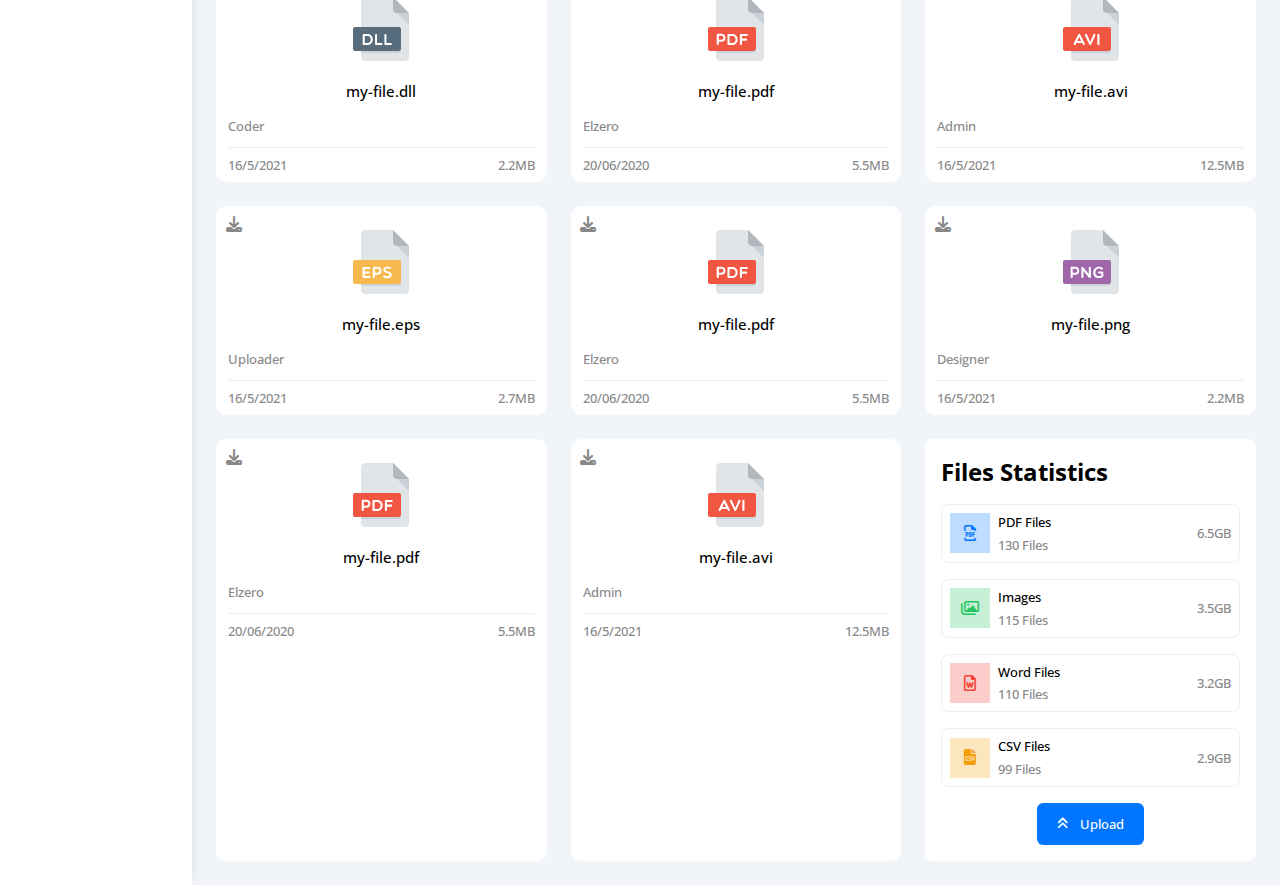
<file: files.html>
<!DOCTYPE html>
<html lang="en">
	<head>
		<meta charset="UTF-8" />
		<meta http-equiv="X-UA-Compatible" content="IE=edge" />
		<meta name="viewport" content="width=device-width, initial-scale=1.0" />
		<title>Files</title>
		<link rel="stylesheet" href="./css/all.min.css" />
		<link rel="stylesheet" href="./css/dashboard.css" />
	</head>
	<body>
		<div class="outer-container">
			<aside class="side-bar">
				<div class="logo">Elzero</div>
				<div class="circle"></div>
				<ul class="links" role="list">
					<li>
						<a href="./index.html">
							<i class="fa-regular fa-chart-bar fa-fw"></i>
							<div class="text">Dashboard</div>
						</a>
					</li>
					<li>
						<a href="./settings.html">
							<i class="fa-solid fa-gear fa-fw"> </i>
							<div class="text">Settings</div>
						</a>
					</li>
					<li>
						<a href="./profile.html">
							<i class="fa-regular fa-user fa-fw"></i>
							<div class="text">Profile</div>
						</a>
					</li>
					<li>
						<a href="./projects.html">
							<i class="fa-solid fa-diagram-project fa-fw"></i>
							<div class="text">Projects</div>
						</a>
					</li>
					<li>
						<a href="./courses.html">
							<i class="fa-solid fa-graduation-cap fa-fw"></i>
							<div class="text">Courses</div>
						</a>
					</li>
					<li>
						<a href="./freinds.html">
							<i class="fa-regular fa-circle-user fa-fw"></i>
							<div class="text">Friends</div>
						</a>
					</li>
					<li>
						<a href="./files.html">
							<i class="fa-regular fa-file fa-fw"></i>
							<div class="text">Files</div>
						</a>
					</li>
					<li>
						<a href="./plans.html">
							<i class="fa-regular fa-credit-card fa-fw"></i>
							<div class="text">Plans</div>
						</a>
					</li>
				</ul>
			</aside>
			<div style="flex: 1" class="main-content">
				<header>
					<div class="input">
						<input type="text" placeholder="Type a Keyword" />
					</div>
					<div class="notif-av">
						<i class="fa-regular fa-bell fa-lg"></i>
						<img src="./imgs/avatar.png" alt="" />
					</div>
				</header>
				<main>
					<h2>Files</h2>
					<div class="main-grid3">
						<div class="grid-item26">
							<i class="fa-solid fa-download c-grey p-absolute"></i>
							<div class="file-img">
								<img src="./imgs/pdf.svg" alt="" />
							</div>
							<div class="file-name">my-file.pdf</div>
							<div class="name">Elzero</div>

							<div class="flex">
								<div class="date">20/06/2020</div>
								<div class="size">5.5MB</div>
							</div>
						</div>
						<div class="grid-item26">
							<i class="fa-solid fa-download c-grey p-absolute"></i>
							<div class="file-img">
								<img src="./imgs/avi.svg" alt="" />
							</div>
							<div class="file-name">my-file.avi</div>
							<div class="name">Admin</div>

							<div class="flex">
								<div class="date">16/5/2021</div>
								<div class="size">12.5MB</div>
							</div>
						</div>
						<div class="grid-item26">
							<i class="fa-solid fa-download c-grey p-absolute"></i>
							<div class="file-img">
								<img src="./imgs/eps.svg" alt="" />
							</div>
							<div class="file-name">my-file.eps</div>
							<div class="name">Uploader</div>

							<div class="flex">
								<div class="date">16/5/2021</div>
								<div class="size">2.7MB</div>
							</div>
						</div>
						<div class="grid-item26">
							<i class="fa-solid fa-download c-grey p-absolute"></i>
							<div class="file-img">
								<img src="./imgs/psd.svg" alt="" />
							</div>
							<div class="file-name">my-file.psd</div>
							<div class="name">Osama</div>

							<div class="flex">
								<div class="date">16/5/2021</div>
								<div class="size">15.1MB</div>
							</div>
						</div>
						<div class="grid-item26">
							<i class="fa-solid fa-download c-grey p-absolute"></i>
							<div class="file-img">
								<img src="./imgs/dll.svg" alt="" />
							</div>
							<div class="file-name">my-file.dll</div>
							<div class="name">Coder</div>

							<div class="flex">
								<div class="date">16/5/2021</div>
								<div class="size">2.2MB</div>
							</div>
						</div>
						<div class="grid-item26">
							<i class="fa-solid fa-download c-grey p-absolute"></i>
							<div class="file-img">
								<img src="./imgs/png.svg" alt="" />
							</div>
							<div class="file-name">my-file.png</div>
							<div class="name">Designer</div>

							<div class="flex">
								<div class="date">16/5/2021</div>
								<div class="size">2.2MB</div>
							</div>
						</div>
						<div class="grid-item26">
							<i class="fa-solid fa-download c-grey p-absolute"></i>
							<div class="file-img">
								<img src="./imgs/pdf.svg" alt="" />
							</div>
							<div class="file-name">my-file.pdf</div>
							<div class="name">Elzero</div>

							<div class="flex">
								<div class="date">20/06/2020</div>
								<div class="size">5.5MB</div>
							</div>
						</div>
						<div class="grid-item26">
							<i class="fa-solid fa-download c-grey p-absolute"></i>
							<div class="file-img">
								<img src="./imgs/avi.svg" alt="" />
							</div>
							<div class="file-name">my-file.avi</div>
							<div class="name">Admin</div>

							<div class="flex">
								<div class="date">16/5/2021</div>
								<div class="size">12.5MB</div>
							</div>
						</div>
						<div class="grid-item26">
							<i class="fa-solid fa-download c-grey p-absolute"></i>
							<div class="file-img">
								<img src="./imgs/eps.svg" alt="" />
							</div>
							<div class="file-name">my-file.eps</div>
							<div class="name">Uploader</div>

							<div class="flex">
								<div class="date">16/5/2021</div>
								<div class="size">2.7MB</div>
							</div>
						</div>
						<div class="grid-item26">
							<i class="fa-solid fa-download c-grey p-absolute"></i>
							<div class="file-img">
								<img src="./imgs/psd.svg" alt="" />
							</div>
							<div class="file-name">my-file.psd</div>
							<div class="name">Osama</div>

							<div class="flex">
								<div class="date">16/5/2021</div>
								<div class="size">15.1MB</div>
							</div>
						</div>
						<div class="grid-item26">
							<i class="fa-solid fa-download c-grey p-absolute"></i>
							<div class="file-img">
								<img src="./imgs/dll.svg" alt="" />
							</div>
							<div class="file-name">my-file.dll</div>
							<div class="name">Coder</div>

							<div class="flex">
								<div class="date">16/5/2021</div>
								<div class="size">2.2MB</div>
							</div>
						</div>
						<div class="grid-item26">
							<i class="fa-solid fa-download c-grey p-absolute"></i>
							<div class="file-img">
								<img src="./imgs/png.svg" alt="" />
							</div>
							<div class="file-name">my-file.png</div>
							<div class="name">Designer</div>

							<div class="flex">
								<div class="date">16/5/2021</div>
								<div class="size">2.2MB</div>
							</div>
						</div>
						<div class="grid-item26">
							<i class="fa-solid fa-download c-grey p-absolute"></i>
							<div class="file-img">
								<img src="./imgs/pdf.svg" alt="" />
							</div>
							<div class="file-name">my-file.pdf</div>
							<div class="name">Elzero</div>

							<div class="flex">
								<div class="date">20/06/2020</div>
								<div class="size">5.5MB</div>
							</div>
						</div>
						<div class="grid-item26">
							<i class="fa-solid fa-download c-grey p-absolute"></i>
							<div class="file-img">
								<img src="./imgs/png.svg" alt="" />
							</div>
							<div class="file-name">my-file.png</div>
							<div class="name">Designer</div>

							<div class="flex">
								<div class="date">16/5/2021</div>
								<div class="size">2.2MB</div>
							</div>
						</div>
						<div class="grid-item26">
							<i class="fa-solid fa-download c-grey p-absolute"></i>
							<div class="file-img">
								<img src="./imgs/pdf.svg" alt="" />
							</div>
							<div class="file-name">my-file.pdf</div>
							<div class="name">Elzero</div>

							<div class="flex">
								<div class="date">20/06/2020</div>
								<div class="size">5.5MB</div>
							</div>
						</div>
						<div class="grid-item26">
							<i class="fa-solid fa-download c-grey p-absolute"></i>
							<div class="file-img">
								<img src="./imgs/avi.svg" alt="" />
							</div>
							<div class="file-name">my-file.avi</div>
							<div class="name">Admin</div>

							<div class="flex">
								<div class="date">16/5/2021</div>
								<div class="size">12.5MB</div>
							</div>
						</div>
						<div class="grid-item26">
							<i class="fa-solid fa-download c-grey p-absolute"></i>
							<div class="file-img">
								<img src="./imgs/eps.svg" alt="" />
							</div>
							<div class="file-name">my-file.eps</div>
							<div class="name">Uploader</div>

							<div class="flex">
								<div class="date">16/5/2021</div>
								<div class="size">2.7MB</div>
							</div>
						</div>
						<div class="grid-item26">
							<i class="fa-solid fa-download c-grey p-absolute"></i>
							<div class="file-img">
								<img src="./imgs/psd.svg" alt="" />
							</div>
							<div class="file-name">my-file.psd</div>
							<div class="name">Osama</div>

							<div class="flex">
								<div class="date">16/5/2021</div>
								<div class="size">15.1MB</div>
							</div>
						</div>
						<div class="grid-item26">
							<i class="fa-solid fa-download c-grey p-absolute"></i>
							<div class="file-img">
								<img src="./imgs/dll.svg" alt="" />
							</div>
							<div class="file-name">my-file.dll</div>
							<div class="name">Coder</div>

							<div class="flex">
								<div class="date">16/5/2021</div>
								<div class="size">2.2MB</div>
							</div>
						</div>

						<div class="grid-item26">
							<i class="fa-solid fa-download c-grey p-absolute"></i>
							<div class="file-img">
								<img src="./imgs/pdf.svg" alt="" />
							</div>
							<div class="file-name">my-file.pdf</div>
							<div class="name">Elzero</div>

							<div class="flex">
								<div class="date">20/06/2020</div>
								<div class="size">5.5MB</div>
							</div>
						</div>
						<div class="grid-item26">
							<i class="fa-solid fa-download c-grey p-absolute"></i>
							<div class="file-img">
								<img src="./imgs/avi.svg" alt="" />
							</div>
							<div class="file-name">my-file.avi</div>
							<div class="name">Admin</div>

							<div class="flex">
								<div class="date">16/5/2021</div>
								<div class="size">12.5MB</div>
							</div>
						</div>
						<div class="grid-item26">
							<i class="fa-solid fa-download c-grey p-absolute"></i>
							<div class="file-img">
								<img src="./imgs/eps.svg" alt="" />
							</div>
							<div class="file-name">my-file.eps</div>
							<div class="name">Uploader</div>

							<div class="flex">
								<div class="date">16/5/2021</div>
								<div class="size">2.7MB</div>
							</div>
						</div>
						<div class="grid-item26">
							<i class="fa-solid fa-download c-grey p-absolute"></i>
							<div class="file-img">
								<img src="./imgs/pdf.svg" alt="" />
							</div>
							<div class="file-name">my-file.pdf</div>
							<div class="name">Elzero</div>

							<div class="flex">
								<div class="date">20/06/2020</div>
								<div class="size">5.5MB</div>
							</div>
						</div>
						<div class="grid-item26">
							<i class="fa-solid fa-download c-grey p-absolute"></i>
							<div class="file-img">
								<img src="./imgs/png.svg" alt="" />
							</div>
							<div class="file-name">my-file.png</div>
							<div class="name">Designer</div>

							<div class="flex">
								<div class="date">16/5/2021</div>
								<div class="size">2.2MB</div>
							</div>
						</div>
						<div class="grid-item26">
							<i class="fa-solid fa-download c-grey p-absolute"></i>
							<div class="file-img">
								<img src="./imgs/pdf.svg" alt="" />
							</div>
							<div class="file-name">my-file.pdf</div>
							<div class="name">Elzero</div>

							<div class="flex">
								<div class="date">20/06/2020</div>
								<div class="size">5.5MB</div>
							</div>
						</div>
						<div class="grid-item26">
							<i class="fa-solid fa-download c-grey p-absolute"></i>
							<div class="file-img">
								<img src="./imgs/avi.svg" alt="" />
							</div>
							<div class="file-name">my-file.avi</div>
							<div class="name">Admin</div>

							<div class="flex">
								<div class="date">16/5/2021</div>
								<div class="size">12.5MB</div>
							</div>
						</div>

						<div class="grid-item27">
							<h3>Files Statistics</h3>
							<div class="stats">
								<div class="icon">
									<i class="fa-regular fa-file-pdf fa-lg"></i>
								</div>
								<div class="text">
									<div class="title">PDF Files</div>
									<div class="subtitle">130 Files</div>
								</div>
								<div class="file-size">6.5GB</div>
							</div>
							<div class="stats">
								<div
									style="background-color: rgba(34, 197, 94, 0.26)"
									class="icon"
								>
									<i
										style="color: var(--green-color)"
										class="fa-regular fa-images fa-lg"
									></i>
								</div>
								<div class="text">
									<div class="title">Images</div>
									<div class="subtitle">115 Files</div>
								</div>
								<div class="file-size">3.5GB</div>
							</div>
							<div class="stats">
								<div
									style="background-color: rgba(244, 67, 54, 0.26)"
									class="icon"
								>
									<i
										style="color: var(--red-color)"
										class="fa-regular fa-file-word fa-lg"
									></i>
								</div>
								<div class="text">
									<div class="title">Word Files</div>
									<div class="subtitle">110 Files</div>
								</div>
								<div class="file-size">3.2GB</div>
							</div>
							<div class="stats">
								<div
									style="background-color: rgba(245, 159, 11, 0.26)"
									class="icon"
								>
									<i
										style="color: var(--orange-color)"
										class="fa-solid fa-file-csv fa-lg"
									></i>
								</div>
								<div class="text">
									<div class="title">CSV Files</div>
									<div class="subtitle">99 Files</div>
								</div>
								<div class="file-size">2.9GB</div>
							</div>
							<button>
                                <i class="fa-solid fa-angles-up"></i>
                                <div>Upload</div>
                            </button>
						</div>
					</div>
				</main>
			</div>
		</div>
	</body>
</html>
</file>
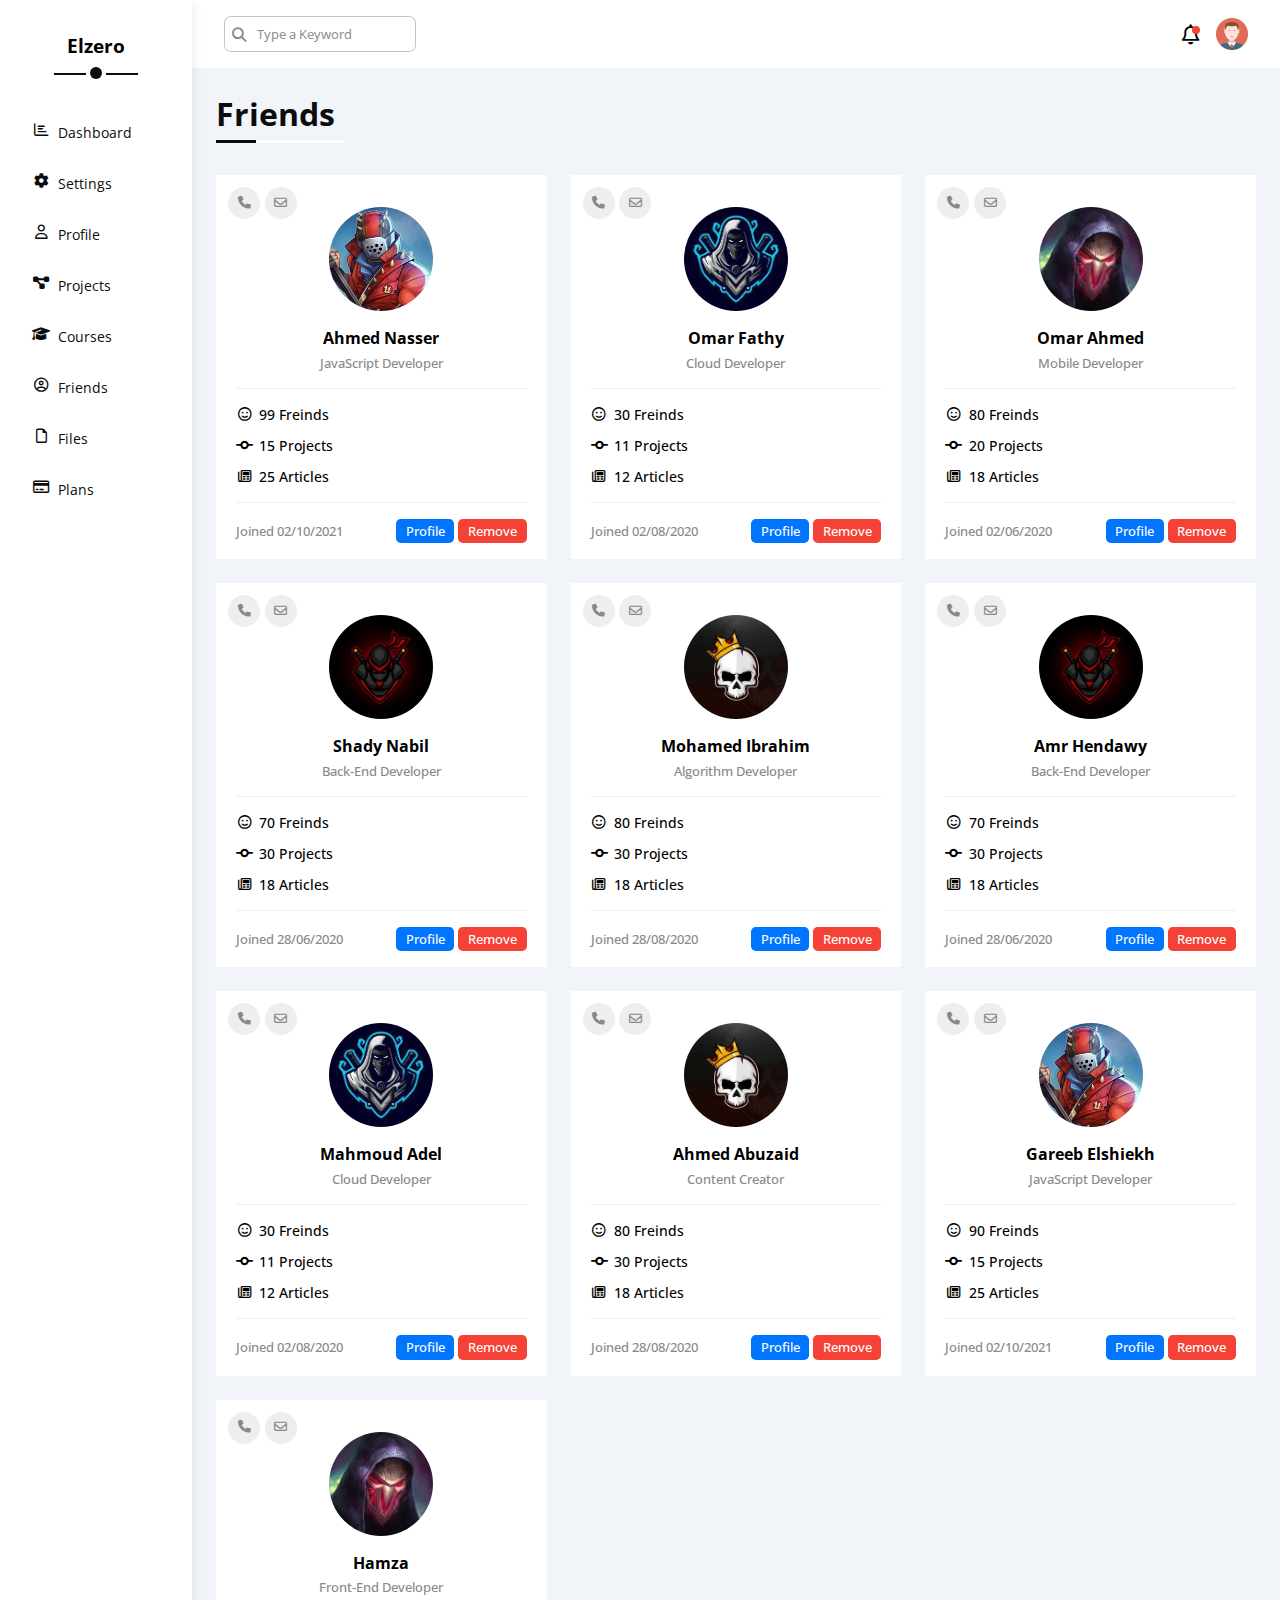
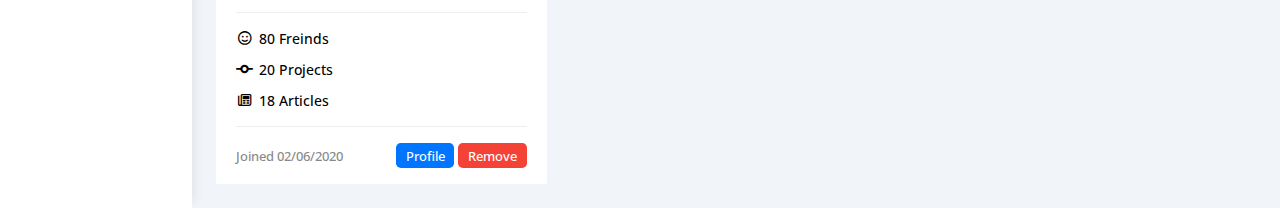
<file: freinds.html>
<!DOCTYPE html>
<html lang="en">
	<head>
		<meta charset="UTF-8" />
		<meta http-equiv="X-UA-Compatible" content="IE=edge" />
		<meta name="viewport" content="width=device-width, initial-scale=1.0" />
		<title>Freinds</title>
		<link rel="stylesheet" href="./css/all.min.css" />
		<link rel="stylesheet" href="./css/dashboard.css" />
	</head>
	<body>
		<div class="outer-container">
			<aside class="side-bar">
				<div class="logo">Elzero</div>
				<div class="circle"></div>
					<ul class="links" role="list">
					<li>
						<a href="./index.html">
							<i class="fa-regular fa-chart-bar fa-fw"></i>
							<div class="text">Dashboard</div>
						</a>
					</li>
					<li>
						<a href="./settings.html">
							<i class="fa-solid fa-gear fa-fw"> </i>
							<div class="text">Settings</div>
						</a>
					</li>
					<li>
						<a href="./profile.html">
							<i class="fa-regular fa-user fa-fw"></i>
							<div class="text">Profile</div>
						</a>
					</li>
					<li>
						<a href="./projects.html">
							<i class="fa-solid fa-diagram-project fa-fw"></i>
							<div class="text">Projects</div>
						</a>
					</li>
					<li>
						<a href="./courses.html">
							<i class="fa-solid fa-graduation-cap fa-fw"></i>
							<div class="text">Courses</div>
						</a>
					</li>
					<li>
						<a href="./freinds.html">
							<i class="fa-regular fa-circle-user fa-fw"></i>
							<div class="text">Friends</div>
						</a>
					</li>
					<li>
						<a href="./files.html">
							<i class="fa-regular fa-file fa-fw"></i>
							<div class="text">Files</div>
						</a>
					</li>
					<li>
						<a href="./plans.html">
							<i class="fa-regular fa-credit-card fa-fw"></i>
							<div class="text">Plans</div>
						</a>
					</li>
				</ul>
			</aside>
			<div style="flex: 1" class="main-content">
				<header>
					<div class="input">
						<input type="text" placeholder="Type a Keyword" />
					</div>
					<div class="notif-av">
						<i class="fa-regular fa-bell fa-lg"></i>
						<img src="./imgs/avatar.png" alt="" />
					</div>
				</header>
				<main>
					<h2>Friends</h2>
					<div class="main-grid2">
						<div class="grid-item25">
							<div class="icons">
								<div class="icon"><i class="fa-solid fa-phone"></i></div>
								<div class="icon"><i class="fa-regular fa-envelope"></i></div>
							</div>
							<div class="freind-img">
								<img src="./imgs/friend-01.jpg" alt="" />
							</div>
							<div class="name">Ahmed Nasser</div>
							<div class="role">JavaScript Developer</div>
							<div class="infos">
								<div class="info">
									<i class="fa-regular fa-face-smile fa-fw"></i>
									<div class="number">99 Freinds</div>
								</div>
								<div class="info">
									<i class="fa-solid fa-code-commit fa-fw"></i>
									<div class="number">15 Projects</div>
								</div>
								<div class="info">
									<i class="fa-regular fa-newspaper fa-fw"></i>
									<div class="number">25 Articles</div>
								</div>
							</div>
							<div class="flex">
								<div class="date">Joined 02/10/2021</div>
								<div>
									<button class="profile">Profile</button>
									<button class="remove">Remove</button>
								</div>
							</div>
						</div>
						<div class="grid-item25">
							<div class="icons">
								<div class="icon"><i class="fa-solid fa-phone"></i></div>
								<div class="icon"><i class="fa-regular fa-envelope"></i></div>
							</div>
							<div class="freind-img">
								<img src="./imgs/friend-02.jpg" alt="" />
							</div>
							<div class="name">Omar Fathy</div>
							<div class="role">Cloud Developer</div>
							<div class="infos">
								<div class="info">
									<i class="fa-regular fa-face-smile fa-fw"></i>
									<div class="number">30 Freinds</div>
								</div>
								<div class="info">
									<i class="fa-solid fa-code-commit fa-fw"></i>
									<div class="number">11 Projects</div>
								</div>
								<div class="info">
									<i class="fa-regular fa-newspaper fa-fw"></i>
									<div class="number">12 Articles</div>
								</div>
							</div>
							<div class="flex">
								<div class="date">Joined 02/08/2020</div>
								<div>
									<button class="profile">Profile</button>
									<button class="remove">Remove</button>
								</div>
							</div>
						</div>
						<div class="grid-item25">
							<div class="icons">
								<div class="icon"><i class="fa-solid fa-phone"></i></div>
								<div class="icon"><i class="fa-regular fa-envelope"></i></div>
							</div>
							<div class="freind-img">
								<img src="./imgs/friend-03.jpg" alt="" />
							</div>
							<div class="name">Omar Ahmed</div>
							<div class="role">Mobile Developer</div>
							<div class="infos">
								<div class="info">
									<i class="fa-regular fa-face-smile fa-fw"></i>
									<div class="number">80 Freinds</div>
								</div>
								<div class="info">
									<i class="fa-solid fa-code-commit fa-fw"></i>
									<div class="number">20 Projects</div>
								</div>
								<div class="info">
									<i class="fa-regular fa-newspaper fa-fw"></i>
									<div class="number">18 Articles</div>
								</div>
							</div>
							<div class="flex">
								<div class="date">Joined 02/06/2020</div>
								<div>
									<button class="profile">Profile</button>
									<button class="remove">Remove</button>
								</div>
							</div>
						</div>
						<div class="grid-item25">
							<div class="icons">
								<div class="icon"><i class="fa-solid fa-phone"></i></div>
								<div class="icon"><i class="fa-regular fa-envelope"></i></div>
							</div>
							<div class="freind-img">
								<img src="./imgs/friend-04.jpg" alt="" />
							</div>
							<div class="name">Shady Nabil</div>
							<div class="role">Back-End Developer</div>
							<div class="infos">
								<div class="info">
									<i class="fa-regular fa-face-smile fa-fw"></i>
									<div class="number">70 Freinds</div>
								</div>
								<div class="info">
									<i class="fa-solid fa-code-commit fa-fw"></i>
									<div class="number">30 Projects</div>
								</div>
								<div class="info">
									<i class="fa-regular fa-newspaper fa-fw"></i>
									<div class="number">18 Articles</div>
								</div>
							</div>
							<div class="flex">
								<div class="date">Joined 28/06/2020</div>
								<div>
									<button class="profile">Profile</button>
									<button class="remove">Remove</button>
								</div>
							</div>
						</div>
						<div class="grid-item25">
							<div class="icons">
								<div class="icon"><i class="fa-solid fa-phone"></i></div>
								<div class="icon"><i class="fa-regular fa-envelope"></i></div>
							</div>
							<div class="freind-img">
								<img src="./imgs/friend-05.jpg" alt="" />
							</div>
							<div class="name">Mohamed Ibrahim</div>
							<div class="role">Algorithm Developer</div>
							<div class="infos">
								<div class="info">
									<i class="fa-regular fa-face-smile fa-fw"></i>
									<div class="number">80 Freinds</div>
								</div>
								<div class="info">
									<i class="fa-solid fa-code-commit fa-fw"></i>
									<div class="number">30 Projects</div>
								</div>
								<div class="info">
									<i class="fa-regular fa-newspaper fa-fw"></i>
									<div class="number">18 Articles</div>
								</div>
							</div>
							<div class="flex">
								<div class="date">Joined 28/08/2020</div>
								<div>
									<button class="profile">Profile</button>
									<button class="remove">Remove</button>
								</div>
							</div>
						</div>
						<div class="grid-item25">
							<div class="icons">
								<div class="icon"><i class="fa-solid fa-phone"></i></div>
								<div class="icon"><i class="fa-regular fa-envelope"></i></div>
							</div>
							<div class="freind-img">
								<img src="./imgs/friend-04.jpg" alt="" />
							</div>
							<div class="name">Amr Hendawy</div>
							<div class="role">Back-End Developer</div>
							<div class="infos">
								<div class="info">
									<i class="fa-regular fa-face-smile fa-fw"></i>
									<div class="number">70 Freinds</div>
								</div>
								<div class="info">
									<i class="fa-solid fa-code-commit fa-fw"></i>
									<div class="number">30 Projects</div>
								</div>
								<div class="info">
									<i class="fa-regular fa-newspaper fa-fw"></i>
									<div class="number">18 Articles</div>
								</div>
							</div>
							<div class="flex">
								<div class="date">Joined 28/06/2020</div>
								<div>
									<button class="profile">Profile</button>
									<button class="remove">Remove</button>
								</div>
							</div>
						</div>
						<div class="grid-item25">
							<div class="icons">
								<div class="icon"><i class="fa-solid fa-phone"></i></div>
								<div class="icon"><i class="fa-regular fa-envelope"></i></div>
							</div>
							<div class="freind-img">
								<img src="./imgs/friend-02.jpg" alt="" />
							</div>
							<div class="name">Mahmoud Adel</div>
							<div class="role">Cloud Developer</div>
							<div class="infos">
								<div class="info">
									<i class="fa-regular fa-face-smile fa-fw"></i>
									<div class="number">30 Freinds</div>
								</div>
								<div class="info">
									<i class="fa-solid fa-code-commit fa-fw"></i>
									<div class="number">11 Projects</div>
								</div>
								<div class="info">
									<i class="fa-regular fa-newspaper fa-fw"></i>
									<div class="number">12 Articles</div>
								</div>
							</div>
							<div class="flex">
								<div class="date">Joined 02/08/2020</div>
								<div>
									<button class="profile">Profile</button>
									<button class="remove">Remove</button>
								</div>
							</div>
						</div>
						<div class="grid-item25">
							<div class="icons">
								<div class="icon"><i class="fa-solid fa-phone"></i></div>
								<div class="icon"><i class="fa-regular fa-envelope"></i></div>
							</div>
							<div class="freind-img">
								<img src="./imgs/friend-05.jpg" alt="" />
							</div>
							<div class="name">Ahmed Abuzaid</div>
							<div class="role">Content Creator</div>
							<div class="infos">
								<div class="info">
									<i class="fa-regular fa-face-smile fa-fw"></i>
									<div class="number">80 Freinds</div>
								</div>
								<div class="info">
									<i class="fa-solid fa-code-commit fa-fw"></i>
									<div class="number">30 Projects</div>
								</div>
								<div class="info">
									<i class="fa-regular fa-newspaper fa-fw"></i>
									<div class="number">18 Articles</div>
								</div>
							</div>
							<div class="flex">
								<div class="date">Joined 28/08/2020</div>
								<div>
									<button class="profile">Profile</button>
									<button class="remove">Remove</button>
								</div>
							</div>
						</div>
						<div class="grid-item25">
							<div class="icons">
								<div class="icon"><i class="fa-solid fa-phone"></i></div>
								<div class="icon"><i class="fa-regular fa-envelope"></i></div>
							</div>
							<div class="freind-img">
								<img src="./imgs/friend-01.jpg" alt="" />
							</div>
							<div class="name">Gareeb Elshiekh</div>
							<div class="role">JavaScript Developer</div>
							<div class="infos">
								<div class="info">
									<i class="fa-regular fa-face-smile fa-fw"></i>
									<div class="number">90 Freinds</div>
								</div>
								<div class="info">
									<i class="fa-solid fa-code-commit fa-fw"></i>
									<div class="number">15 Projects</div>
								</div>
								<div class="info">
									<i class="fa-regular fa-newspaper fa-fw"></i>
									<div class="number">25 Articles</div>
								</div>
							</div>
							<div class="flex">
								<div class="date">Joined 02/10/2021</div>
								<div>
									<button class="profile">Profile</button>
									<button class="remove">Remove</button>
								</div>
							</div>
						</div>
						<div class="grid-item25">
							<div class="icons">
								<div class="icon"><i class="fa-solid fa-phone"></i></div>
								<div class="icon"><i class="fa-regular fa-envelope"></i></div>
							</div>
							<div class="freind-img">
								<img src="./imgs/friend-03.jpg" alt="" />
							</div>
							<div class="name">Hamza</div>
							<div class="role">Front-End Developer</div>
							<div class="infos">
								<div class="info">
									<i class="fa-regular fa-face-smile fa-fw"></i>
									<div class="number">80 Freinds</div>
								</div>
								<div class="info">
									<i class="fa-solid fa-code-commit fa-fw"></i>
									<div class="number">20 Projects</div>
								</div>
								<div class="info">
									<i class="fa-regular fa-newspaper fa-fw"></i>
									<div class="number">18 Articles</div>
								</div>
							</div>
							<div class="flex">
								<div class="date">Joined 02/06/2020</div>
								<div>
									<button class="profile">Profile</button>
									<button class="remove">Remove</button>
								</div>
							</div>
						</div>
					</div>
				</main>
			</div>
		</div>
	</body>
</html>
</file>
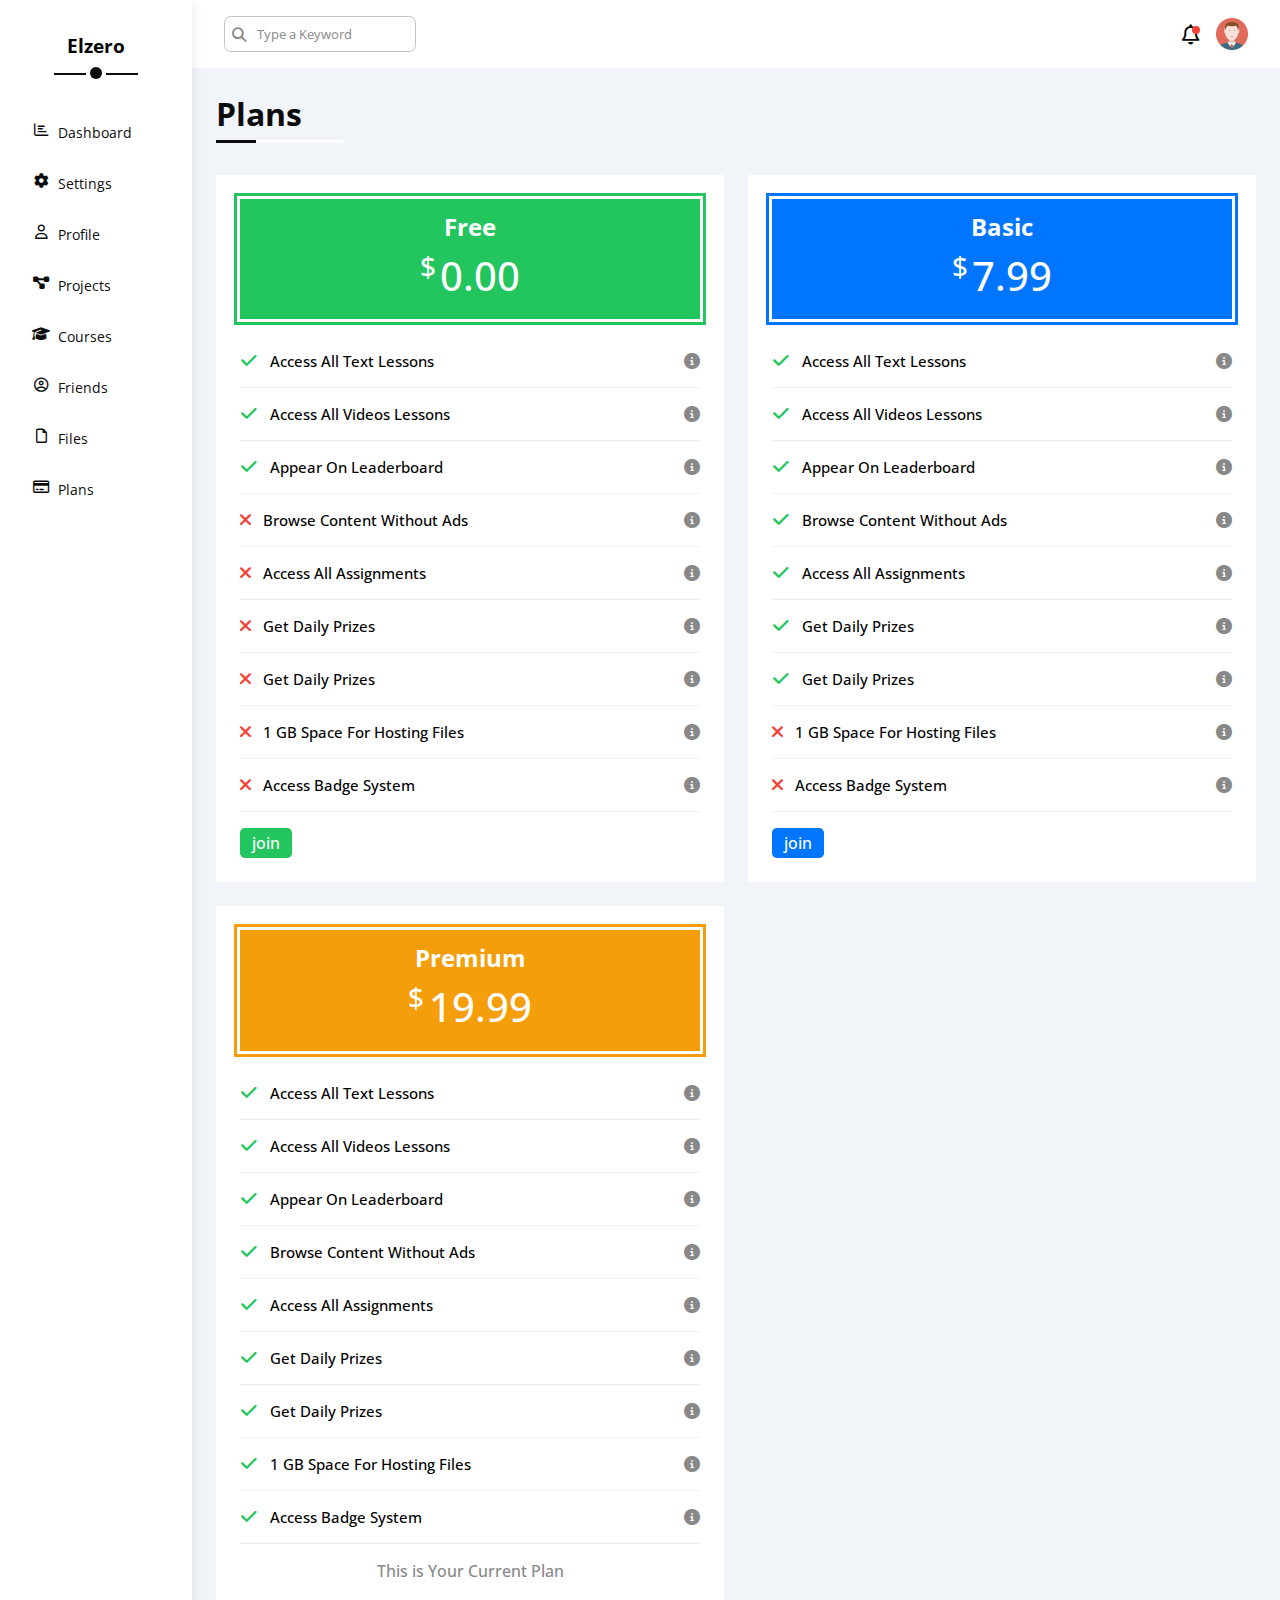
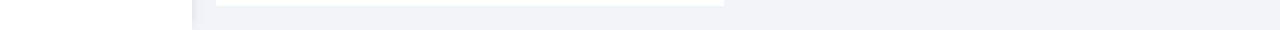
<file: plans.html>
<!DOCTYPE html>
<html lang="en">
	<head>
		<meta charset="UTF-8" />
		<meta http-equiv="X-UA-Compatible" content="IE=edge" />
		<meta name="viewport" content="width=device-width, initial-scale=1.0" />
		<title>Plans</title>
		<link rel="stylesheet" href="./css/all.min.css" />
		<link rel="stylesheet" href="./css/dashboard.css" />
	</head>
	<body>
		<div class="outer-container">
			<aside class="side-bar">
				<div class="logo">Elzero</div>
				<div class="circle"></div>
				<ul class="links" role="list">
					<li>
						<a href="./index.html">
							<i class="fa-regular fa-chart-bar fa-fw"></i>
							<div class="text">Dashboard</div>
						</a>
					</li>
					<li>
						<a href="./settings.html">
							<i class="fa-solid fa-gear fa-fw"> </i>
							<div class="text">Settings</div>
						</a>
					</li>
					<li>
						<a href="./profile.html">
							<i class="fa-regular fa-user fa-fw"></i>
							<div class="text">Profile</div>
						</a>
					</li>
					<li>
						<a href="./projects.html">
							<i class="fa-solid fa-diagram-project fa-fw"></i>
							<div class="text">Projects</div>
						</a>
					</li>
					<li>
						<a href="./courses.html">
							<i class="fa-solid fa-graduation-cap fa-fw"></i>
							<div class="text">Courses</div>
						</a>
					</li>
					<li>
						<a href="./freinds.html">
							<i class="fa-regular fa-circle-user fa-fw"></i>
							<div class="text">Friends</div>
						</a>
					</li>
					<li>
						<a href="./files.html">
							<i class="fa-regular fa-file fa-fw"></i>
							<div class="text">Files</div>
						</a>
					</li>
					<li>
						<a href="./plans.html">
							<i class="fa-regular fa-credit-card fa-fw"></i>
							<div class="text">Plans</div>
						</a>
					</li>
				</ul>
			</aside>
			<div style="flex: 1" class="main-content">
				<header>
					<div class="input">
						<input type="text" placeholder="Type a Keyword" />
					</div>
					<div class="notif-av">
						<i class="fa-regular fa-bell fa-lg"></i>
						<img src="./imgs/avatar.png" alt="" />
					</div>
				</header>
				<main>
					<h2>Plans</h2>
					<div class="main-grid">
						<div class="grid-item28">
							<div class="plan-box">
								<div class="title">Free</div>
								<div class="price"><sup>$</sup>0.00</div>
							</div>

							<ul role="list">
								<div class="flex">
									<li class="yes">Access All Text Lessons</li>
									<i class="fa-solid fa-circle-info help"></i>
								</div>
								<div class="flex">
									<li class="yes">Access All Videos Lessons</li>
									<i class="fa-solid fa-circle-info help"></i>
								</div>
								<div class="flex">
									<li class="yes">Appear On Leaderboard</li>
									<i class="fa-solid fa-circle-info help"></i>
								</div>
								<div class="flex">
									<li class="no">Browse Content Without Ads</li>
									<i class="fa-solid fa-circle-info help"></i>
								</div>
								<div class="flex">
									<li class="no">Access All Assignments</li>
									<i class="fa-solid fa-circle-info help"></i>
								</div>
								<div class="flex">
									<li class="no">Get Daily Prizes</li>
									<i class="fa-solid fa-circle-info help"></i>
								</div>
								<div class="flex">
									<li class="no">Get Daily Prizes</li>
									<i class="fa-solid fa-circle-info help"></i>
								</div>
								<div class="flex">
									<li class="no">1 GB Space For Hosting Files</li>
									<i class="fa-solid fa-circle-info help"></i>
								</div>
								<div class="flex">
									<li class="no">Access Badge System</li>
									<i class="fa-solid fa-circle-info help"></i>
								</div>
							</ul>
							<button>join</button>
						</div>
						<div class="grid-item28">
							<div
								style="
									background-color: var(--blue-color);
									outline-color: var(--blue-color);
								"
								class="plan-box"
							>
								<div class="title">Basic</div>
								<div class="price"><sup>$</sup>7.99</div>
							</div>

							<ul role="list">
								<div class="flex">
									<li class="yes">Access All Text Lessons</li>
									<i class="fa-solid fa-circle-info help"></i>
								</div>
								<div class="flex">
									<li class="yes">Access All Videos Lessons</li>
									<i class="fa-solid fa-circle-info help"></i>
								</div>
								<div class="flex">
									<li class="yes">Appear On Leaderboard</li>
									<i class="fa-solid fa-circle-info help"></i>
								</div>
								<div class="flex">
									<li class="yes">Browse Content Without Ads</li>
									<i class="fa-solid fa-circle-info help"></i>
								</div>
								<div class="flex">
									<li class="yes">Access All Assignments</li>
									<i class="fa-solid fa-circle-info help"></i>
								</div>
								<div class="flex">
									<li class="yes">Get Daily Prizes</li>
									<i class="fa-solid fa-circle-info help"></i>
								</div>
								<div class="flex">
									<li class="yes">Get Daily Prizes</li>
									<i class="fa-solid fa-circle-info help"></i>
								</div>
								<div class="flex">
									<li class="no">1 GB Space For Hosting Files</li>
									<i class="fa-solid fa-circle-info help"></i>
								</div>
								<div class="flex">
									<li class="no">Access Badge System</li>
									<i class="fa-solid fa-circle-info help"></i>
								</div>
							</ul>
							<button style="background-color: var(--blue-color)">join</button>
						</div>
						<div class="grid-item28">
							<div
								style="
									background-color: var(--orange-color);
									outline-color: var(--orange-color);
								"
								class="plan-box"
							>
								<div class="title">Premium</div>
								<div class="price"><sup>$</sup>19.99</div>
							</div>

							<ul role="list">
								<div class="flex">
									<li class="yes">Access All Text Lessons</li>
									<i class="fa-solid fa-circle-info help"></i>
								</div>
								<div class="flex">
									<li class="yes">Access All Videos Lessons</li>
									<i class="fa-solid fa-circle-info help"></i>
								</div>
								<div class="flex">
									<li class="yes">Appear On Leaderboard</li>
									<i class="fa-solid fa-circle-info help"></i>
								</div>
								<div class="flex">
									<li class="yes">Browse Content Without Ads</li>
									<i class="fa-solid fa-circle-info help"></i>
								</div>
								<div class="flex">
									<li class="yes">Access All Assignments</li>
									<i class="fa-solid fa-circle-info help"></i>
								</div>
								<div class="flex">
									<li class="yes">Get Daily Prizes</li>
									<i class="fa-solid fa-circle-info help"></i>
								</div>
								<div class="flex">
									<li class="yes">Get Daily Prizes</li>
									<i class="fa-solid fa-circle-info help"></i>
								</div>
								<div class="flex">
									<li class="yes">1 GB Space For Hosting Files</li>
									<i class="fa-solid fa-circle-info help"></i>
								</div>
								<div class="flex">
									<li class="yes">Access Badge System</li>
									<i class="fa-solid fa-circle-info help"></i>
								</div>
							</ul>
							<p>This is Your Current Plan</p>
						</div>
					</div>
				</main>
			</div>
		</div>
	</body>
</html>
</file>
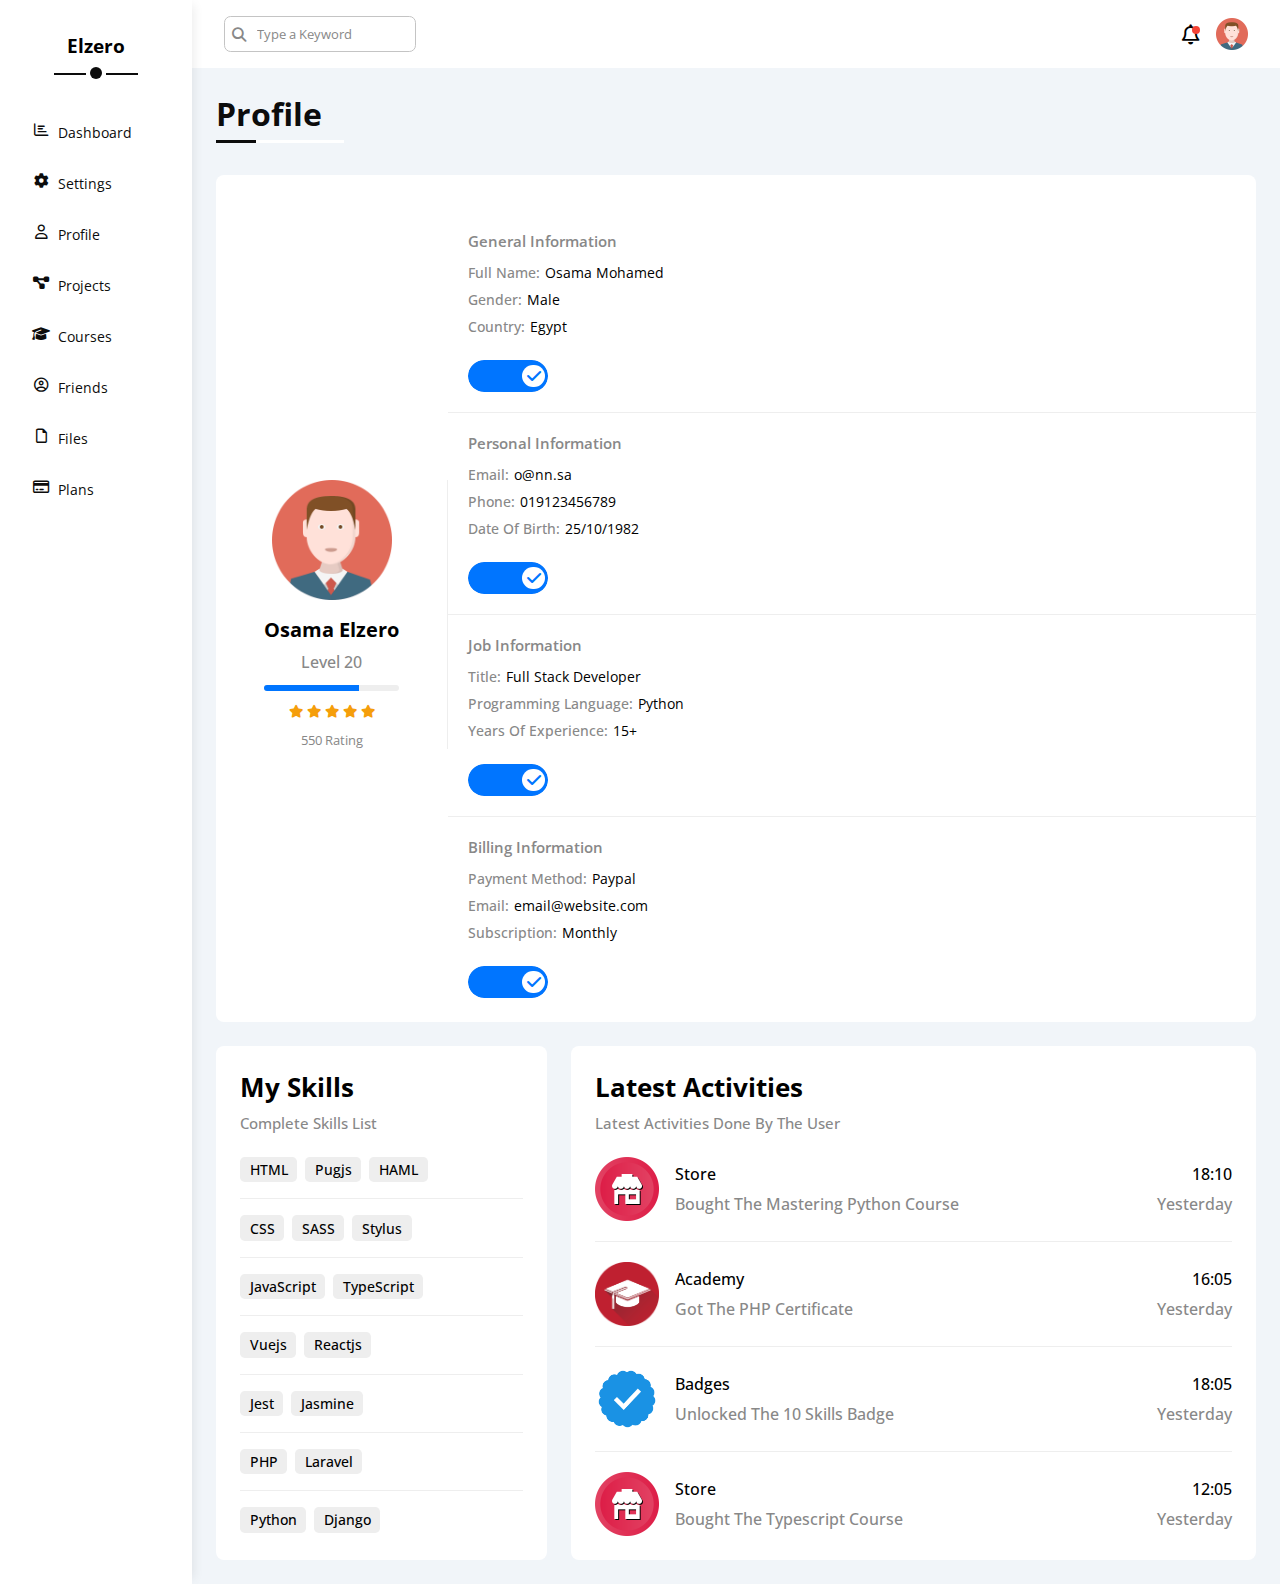
<file: profile.html>
<!DOCTYPE html>
<html lang="en">
	<head>
		<meta charset="UTF-8" />
		<meta http-equiv="X-UA-Compatible" content="IE=edge" />
		<meta name="viewport" content="width=device-width, initial-scale=1.0" />
		<title>Profile</title>
		<link rel="stylesheet" href="./css/all.min.css" />
		<link rel="stylesheet" href="./css/dashboard.css" />
	</head>
	<body>
		<div class="outer-container">
			<aside class="side-bar">
				<div class="logo">Elzero</div>
				<div class="circle"></div>
				<ul class="links" role="list">
					<li>
						<a href="./index.html">
							<i class="fa-regular fa-chart-bar fa-fw"></i>
							<div class="text">Dashboard</div>
						</a>
					</li>
					<li>
						<a href="./settings.html">
							<i class="fa-solid fa-gear fa-fw"> </i>
							<div class="text">Settings</div>
						</a>
					</li>
					<li>
						<a href="./profile.html">
							<i class="fa-regular fa-user fa-fw"></i>
							<div class="text">Profile</div>
						</a>
					</li>
					<li>
						<a href="./projects.html">
							<i class="fa-solid fa-diagram-project fa-fw"></i>
							<div class="text">Projects</div>
						</a>
					</li>
					<li>
						<a href="./courses.html">
							<i class="fa-solid fa-graduation-cap fa-fw"></i>
							<div class="text">Courses</div>
						</a>
					</li>
					<li>
						<a href="./freinds.html">
							<i class="fa-regular fa-circle-user fa-fw"></i>
							<div class="text">Friends</div>
						</a>
					</li>
					<li>
						<a href="./files.html">
							<i class="fa-regular fa-file fa-fw"></i>
							<div class="text">Files</div>
						</a>
					</li>
					<li>
						<a href="./plans.html">
							<i class="fa-regular fa-credit-card fa-fw"></i>
							<div class="text">Plans</div>
						</a>
					</li>
				</ul>
			</aside>
			<div style="flex: 1" class="main-content">
				<header>
					<div class="input">
						<input type="text" placeholder="Type a Keyword" />
					</div>
					<div class="notif-av">
						<i class="fa-regular fa-bell fa-lg"></i>
						<img src="./imgs/avatar.png" alt="" />
					</div>
				</header>
				<main>
					<h2>Profile</h2>
					<div class="main-grid2">
						<div class="grid-item20">
							<div class="outer-flex">
								<div class="profile">
									<div class="profile-img">
										<img src="./imgs/avatar.png" alt="" />
									</div>
									<div class="profile-name">Osama Elzero</div>
									<div class="level">Level 20</div>
									<div class="progress-bar">
										<div class="progress"></div>
									</div>
									<div class="stars">
										<i class="fa-solid fa-star c-orange fs-13"></i>
										<i class="fa-solid fa-star c-orange fs-13"></i>
										<i class="fa-solid fa-star c-orange fs-13"></i>
										<i class="fa-solid fa-star c-orange fs-13"></i>
										<i class="fa-solid fa-star c-orange fs-13"></i>
									</div>
									<div class="rating">550 Rating</div>
								</div>
								<div class="infos">
									<div class="general-info">
										<div class="title">General Information</div>
										<div class="flex-info">
											<div class="text">
												<span>Full Name:</span>
												<div>Osama Mohamed</div>
											</div>
											<div class="text">
												<span>Gender: </span>
												<div>Male</div>
											</div>
											<div class="text">
												<span>Country:</span>
												<div>Egypt</div>
											</div>
										</div>
										<div
									style="isolation: isolate; position: relative"
									class="toggle"
								>
									<input
										class="toggle-checkbox"
										type="checkbox"
										;
										style="
											cursor: pointer;
											opacity: 1;
											position: absolute;
											right: 0.5rem;
											z-index: 4;
											top: 0.5rem;
											opacity: 0;
											transform: scale(20);
										"
									/>
									<div style="isolation: isolate" class="fill">
										<div
											class="circle"
											style="
												position: relative;
												z-index: 0;
												display: grid;
												place-items: center;
											"
										>
											<i
												style="
													color: var(--blue-color);
													font-size: 16px;
													position: absolute;
													z-index: -1;
												"
												class="fa-sharp fa-solid fa-check"
											></i>
										</div>
									</div>
								</div>
									</div>
									<div class="general-info">
										<div class="title">Personal Information</div>
										<div class="flex-info">
											<div class="text">
												<span>Email:</span>
												<div>o@nn.sa</div>
											</div>
											<div class="text">
												<span>Phone: </span>
												<div>019123456789</div>
											</div>
											<div class="text">
												<span> Date Of Birth:</span>
												<div>25/10/1982</div>
											</div>
										</div>
										<div
									style="isolation: isolate; position: relative"
									class="toggle"
								>
									<input
										class="toggle-checkbox"
										type="checkbox"
										;
										style="
											cursor: pointer;
											opacity: 1;
											position: absolute;
											right: 0.5rem;
											z-index: 4;
											top: 0.5rem;
											opacity: 0;
											transform: scale(20);
										"
									/>
									<div style="isolation: isolate" class="fill">
										<div
											class="circle"
											style="
												position: relative;
												z-index: 0;
												display: grid;
												place-items: center;
											"
										>
											<i
												style="
													color: var(--blue-color);
													font-size: 16px;
													position: absolute;
													z-index: -1;
												"
												class="fa-sharp fa-solid fa-check"
											></i>
										</div>
									</div>
								</div>
									</div>
									<div class="general-info">
										<div class="title">Job Information</div>
										<div class="flex-info">
											<div class="text">
												<span>Title:</span>
												<div>Full Stack Developer</div>
											</div>
											<div class="text">
												<span>Programming Language:</span>
												<div>Python</div>
											</div>
											<div class="text">
												<span>Years Of Experience:</span>
												<div>15+</div>
											</div>
										</div>
										<div
									style="isolation: isolate; position: relative"
									class="toggle"
								>
									<input
										class="toggle-checkbox"
										type="checkbox"
										;
										style="
											cursor: pointer;
											opacity: 1;
											position: absolute;
											right: 0.5rem;
											z-index: 4;
											top: 0.5rem;
											opacity: 0;
											transform: scale(20);
										"
									/>
									<div style="isolation: isolate" class="fill">
										<div
											class="circle"
											style="
												position: relative;
												z-index: 0;
												display: grid;
												place-items: center;
											"
										>
											<i
												style="
													color: var(--blue-color);
													font-size: 16px;
													position: absolute;
													z-index: -1;
												"
												class="fa-sharp fa-solid fa-check"
											></i>
										</div>
									</div>
								</div>
									</div>
									<div class="general-info">
										<div class="title">Billing Information</div>
										<div class="flex-info">
											<div class="text">
												<span>Payment Method:</span>
												<div>Paypal</div>
											</div>
											<div class="text">
												<span> Email: </span>
												email@website.com
											</div>
											<div class="text">
												<span> Subscription:</span>
												<div>Monthly</div>
											</div>
										</div>
										<div
									style="isolation: isolate; position: relative"
									class="toggle"
								>
									<input
										class="toggle-checkbox"
										type="checkbox"
										;
										style="
											cursor: pointer;
											opacity: 1;
											position: absolute;
											right: 0.5rem;
											z-index: 4;
											top: 0.5rem;
											opacity: 0;
											transform: scale(20);
										"
									/>
									<div style="isolation: isolate" class="fill">
										<div
											class="circle"
											style="
												position: relative;
												z-index: 0;
												display: grid;
												place-items: center;
											"
										>
											<i
												style="
													color: var(--blue-color);
													font-size: 16px;
													position: absolute;
													z-index: -1;
												"
												class="fa-sharp fa-solid fa-check"
											></i>
										</div>
									</div>
								</div>
									</div>
								</div>
							</div>
						</div>
						<div class="grid-item21">
							<h3>My Skills</h3>
							<p>Complete Skills List</p>
							<div class="skills">
								<div class="skill-chip">HTML</div>
								<div class="skill-chip">Pugjs</div>
								<div class="skill-chip">HAML</div>
							</div>
							<div class="skills">
								<div class="skill-chip">CSS</div>
								<div class="skill-chip">SASS</div>
								<div class="skill-chip">Stylus</div>
							</div>
							<div class="skills">
								<div class="skill-chip">JavaScript</div>
								<div class="skill-chip">TypeScript</div>
							</div>
							<div class="skills">
								<div class="skill-chip">Vuejs</div>
								<div class="skill-chip">Reactjs</div>
							</div>
							<div class="skills">
								<div class="skill-chip">Jest</div>
								<div class="skill-chip">Jasmine</div>
							</div>
							<div class="skills">
								<div class="skill-chip">PHP</div>
								<div class="skill-chip">Laravel</div>
							</div>
							<div class="skills">
								<div class="skill-chip">Python</div>
								<div class="skill-chip">Django</div>
							</div>
						</div>
						<div class="grid-item22">
							<h3>Latest Activities</h3>
							<p>Latest Activities Done By The User</p>
							<div class="activity">
								<div class="activity-img">
									<img src="./imgs/activity-01.png" alt="" />
								</div>
								<div class="titles">
									<div class="title">Store</div>
									<div class="subtitle">Bought The Mastering Python Course</div>
								</div>
								<div class="schedule">
									<div class="time">18:10</div>
									<div class="Day">Yesterday</div>
								</div>
							</div>
							<div class="activity">
								<div class="activity-img">
									<img src="./imgs/activity-02.png" alt="" />
								</div>
								<div class="titles">
									<div class="title">Academy</div>
									<div class="subtitle">Got The PHP Certificate</div>
								</div>
								<div class="schedule">
									<div class="time">16:05</div>
									<div class="Day">Yesterday</div>
								</div>
							</div>
							<div class="activity">
								<div class="activity-img">
									<img src="./imgs/activity-03.png" alt="" />
								</div>
								<div class="titles">
									<div class="title">Badges</div>
									<div class="subtitle">Unlocked The 10 Skills Badge</div>
								</div>
								<div class="schedule">
									<div class="time">18:05</div>
									<div class="Day">Yesterday</div>
								</div>
							</div>
							<div class="activity">
								<div class="activity-img">
									<img src="./imgs/activity-01.png" alt="" />
								</div>
								<div class="titles">
									<div class="title">Store</div>
									<div class="subtitle">Bought The Typescript Course</div>
								</div>
								<div class="schedule">
									<div class="time">12:05</div>
									<div class="Day">Yesterday</div>
								</div>
							</div>
						</div>
					</div>
				</main>
			</div>
		</div>
	</body>
</html>
</file>
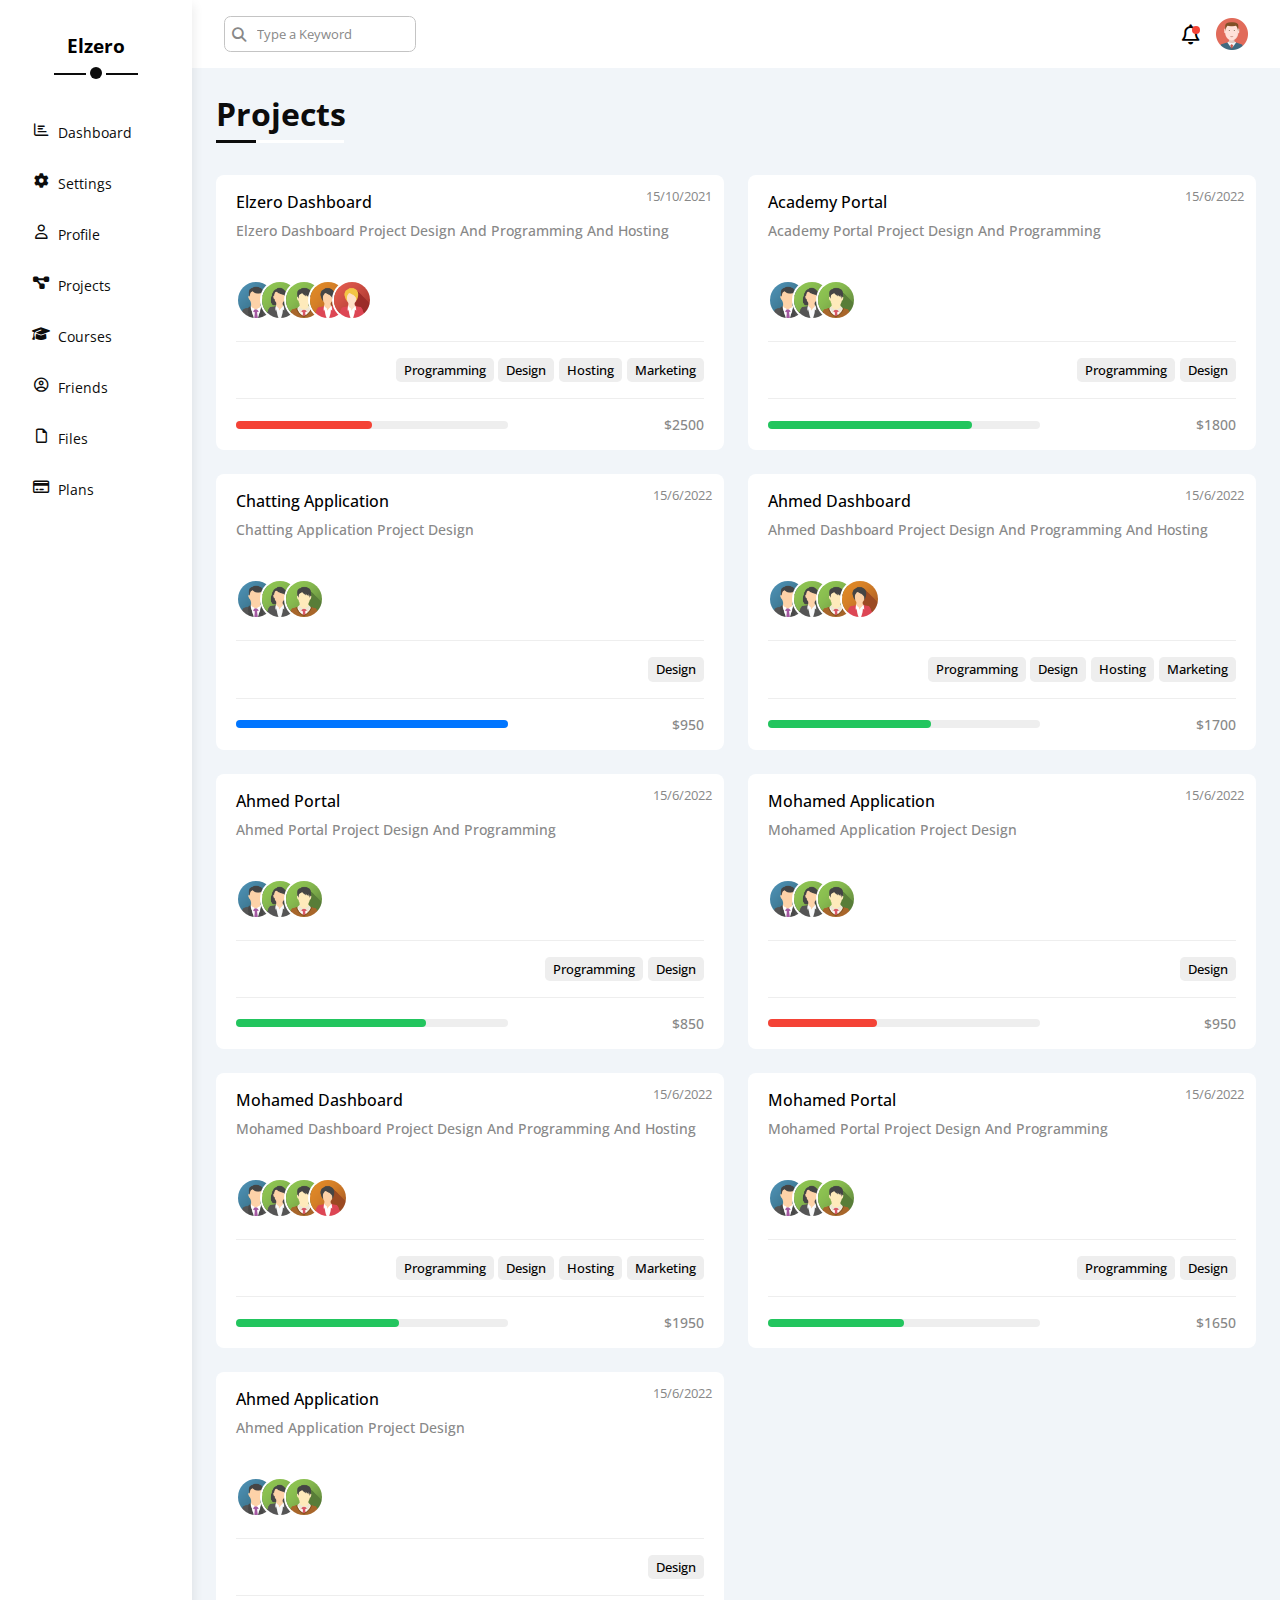
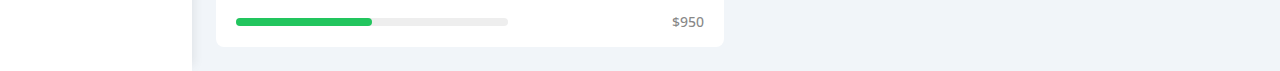
<file: projects.html>
<!DOCTYPE html>
<html lang="en">
	<head>
		<meta charset="UTF-8" />
		<meta http-equiv="X-UA-Compatible" content="IE=edge" />
		<meta name="viewport" content="width=device-width, initial-scale=1.0" />
		<title>Projects</title>
		<link rel="stylesheet" href="./css/all.min.css" />
		<link rel="stylesheet" href="./css/dashboard.css" />
	</head>
	<body>
		<div class="outer-container">
			<aside class="side-bar">
				<div class="logo">Elzero</div>
				<div class="circle"></div>
			<ul class="links" role="list">
					<li>
						<a href="./index.html">
							<i class="fa-regular fa-chart-bar fa-fw"></i>
							<div class="text">Dashboard</div>
						</a>
					</li>
					<li>
						<a href="./settings.html">
							<i class="fa-solid fa-gear fa-fw"> </i>
							<div class="text">Settings</div>
						</a>
					</li>
					<li>
						<a href="./profile.html">
							<i class="fa-regular fa-user fa-fw"></i>
							<div class="text">Profile</div>
						</a>
					</li>
					<li>
						<a href="./projects.html">
							<i class="fa-solid fa-diagram-project fa-fw"></i>
							<div class="text">Projects</div>
						</a>
					</li>
					<li>
						<a href="./courses.html">
							<i class="fa-solid fa-graduation-cap fa-fw"></i>
							<div class="text">Courses</div>
						</a>
					</li>
					<li>
						<a href="./freinds.html">
							<i class="fa-regular fa-circle-user fa-fw"></i>
							<div class="text">Friends</div>
						</a>
					</li>
					<li>
						<a href="./files.html">
							<i class="fa-regular fa-file fa-fw"></i>
							<div class="text">Files</div>
						</a>
					</li>
					<li>
						<a href="./plans.html">
							<i class="fa-regular fa-credit-card fa-fw"></i>
							<div class="text">Plans</div>
						</a>
					</li>
				</ul>
			</aside>
			<div style="flex: 1" class="main-content">
				<header>
					<div class="input">
						<input type="text" placeholder="Type a Keyword" />
					</div>
					<div class="notif-av">
						<i class="fa-regular fa-bell fa-lg"></i>
						<img src="./imgs/avatar.png" alt="" />
					</div>
				</header>
				<main>
					<h2>Projects</h2>
					<div class="main-grid">
						<div class="grid-item23">
							<div class="title">Elzero Dashboard</div>
							<div class="subtitle">
								Elzero Dashboard Project Design And Programming And Hosting
							</div>
							<div class="date">15/10/2021</div>
							<div class="team">
								<img src="./imgs/team-01.png" alt="" />
								<img src="./imgs/team-02.png" alt="" />
								<img src="./imgs/team-03.png" alt="" />
								<img src="./imgs/team-04.png" alt="" />
								<img src="./imgs/team-05.png" alt="" />
							</div>
							<div class="topics">
								<div class="topic">Programming</div>
								<div class="topic">Design</div>
								<div class="topic">Hosting</div>
								<div class="topic">Marketing</div>
							</div>
							<div class="earning">
								<div class="progress-bar">
									<div class="progress"></div>
								</div>
								<div class="price">$2500</div>
							</div>
						</div>
						<div class="grid-item23">
							<div class="title">Academy Portal</div>
							<div class="subtitle">
								Academy Portal Project Design And Programming
							</div>
							<div class="date">15/6/2022</div>
							<div class="team">
								<img src="./imgs/team-01.png" alt="" />
								<img src="./imgs/team-02.png" alt="" />
								<img src="./imgs/team-03.png" alt="" />
							</div>
							<div class="topics">
								<div class="topic">Programming</div>
								<div class="topic">Design</div>
							</div>
							<div class="earning">
								<div class="progress-bar">
									<div
										style="background: var(--green-color); width: 75%"
										class="progress"
									></div>
								</div>
								<div class="price">$1800</div>
							</div>
						</div>
						<div class="grid-item23">
							<div class="title">Chatting Application</div>
							<div class="subtitle">Chatting Application Project Design</div>
							<div class="date">15/6/2022</div>
							<div class="team">
								<img src="./imgs/team-01.png" alt="" />
								<img src="./imgs/team-02.png" alt="" />
								<img src="./imgs/team-03.png" alt="" />
							</div>
							<div class="topics">
								<div class="topic">Design</div>
							</div>
							<div class="earning">
								<div class="progress-bar">
									<div
										style="background: var(--blue-color); width: 100%"
										class="progress"
									></div>
								</div>
								<div class="price">$950</div>
							</div>
						</div>
						<div class="grid-item23">
							<div class="title">Ahmed Dashboard</div>
							<div class="subtitle">
								Ahmed Dashboard Project Design And Programming And Hosting
							</div>
							<div class="date">15/6/2022</div>
							<div class="team">
								<img src="./imgs/team-01.png" alt="" />
								<img src="./imgs/team-02.png" alt="" />
								<img src="./imgs/team-03.png" alt="" />
								<img src="./imgs/team-04.png" alt="" />
							</div>
							<div class="topics">
								<div class="topic">Programming</div>
								<div class="topic">Design</div>
								<div class="topic">Hosting</div>
								<div class="topic">Marketing</div>
							</div>
							<div class="earning">
								<div class="progress-bar">
									<div
										style="background: var(--green-color); width: 60%"
										class="progress"
									></div>
								</div>
								<div class="price">$1700</div>
							</div>
						</div>
						<div class="grid-item23">
							<div class="title">Ahmed Portal</div>
							<div class="subtitle">
								Ahmed Portal Project Design And Programming
							</div>
							<div class="date">15/6/2022</div>
							<div class="team">
								<img src="./imgs/team-01.png" alt="" />
								<img src="./imgs/team-02.png" alt="" />
								<img src="./imgs/team-03.png" alt="" />
							</div>
							<div class="topics">
								<div class="topic">Programming</div>
								<div class="topic">Design</div>
							</div>
							<div class="earning">
								<div class="progress-bar">
									<div
										style="background: var(--green-color); width: 70%"
										class="progress"
									></div>
								</div>
								<div class="price">$850</div>
							</div>
						</div>
						<div class="grid-item23">
							<div class="title">Mohamed Application</div>
							<div class="subtitle">Mohamed Application Project Design</div>
							<div class="date">15/6/2022</div>
							<div class="team">
								<img src="./imgs/team-01.png" alt="" />
								<img src="./imgs/team-02.png" alt="" />
								<img src="./imgs/team-03.png" alt="" />
							</div>
							<div class="topics">
								<div class="topic">Design</div>
							</div>
							<div class="earning">
								<div class="progress-bar">
									<div
										style="background: var(--red-color); width: 40%"
										class="progress"
									></div>
								</div>
								<div class="price">$950</div>
							</div>
						</div>
						<div class="grid-item23">
							<div class="title">Mohamed Dashboard</div>
							<div class="subtitle">
								Mohamed Dashboard Project Design And Programming And Hosting
							</div>
							<div class="date">15/6/2022</div>
							<div class="team">
								<img src="./imgs/team-01.png" alt="" />
								<img src="./imgs/team-02.png" alt="" />
								<img src="./imgs/team-03.png" alt="" />
								<img src="./imgs/team-04.png" alt="" />
							</div>
							<div class="topics">
								<div class="topic">Programming</div>
								<div class="topic">Design</div>
								<div class="topic">Hosting</div>
								<div class="topic">Marketing</div>
							</div>
							<div class="earning">
								<div class="progress-bar">
									<div
										style="background: var(--green-color); width: 60%"
										class="progress"
									></div>
								</div>
								<div class="price">$1950</div>
							</div>
						</div>
						<div class="grid-item23">
							<div class="title">Mohamed Portal</div>
							<div class="subtitle">
								Mohamed Portal Project Design And Programming
							</div>
							<div class="date">15/6/2022</div>
							<div class="team">
								<img src="./imgs/team-01.png" alt="" />
								<img src="./imgs/team-02.png" alt="" />
								<img src="./imgs/team-03.png" alt="" />
							</div>
							<div class="topics">
								<div class="topic">Programming</div>
								<div class="topic">Design</div>
							</div>
							<div class="earning">
								<div class="progress-bar">
									<div
										style="background: var(--green-color); width: 50%"
										class="progress"
									></div>
								</div>
								<div class="price">$1650</div>
							</div>
						</div>
						<div class="grid-item23">
							<div class="title">Ahmed Application</div>
							<div class="subtitle">Ahmed Application Project Design</div>
							<div class="date">15/6/2022</div>
							<div class="team">
								<img src="./imgs/team-01.png" alt="" />
								<img src="./imgs/team-02.png" alt="" />
								<img src="./imgs/team-03.png" alt="" />
							</div>
							<div class="topics">
							
								<div class="topic">Design</div>
							</div>
							<div class="earning">
								<div class="progress-bar">
									<div
										style="background: var(--green-color); width: 50%"
										class="progress"
									></div>
								</div>
								<div class="price">$950</div>
							</div>
						</div>
					</div>
				</main>
			</div>
		</div>
	</body>
</html>
</file>
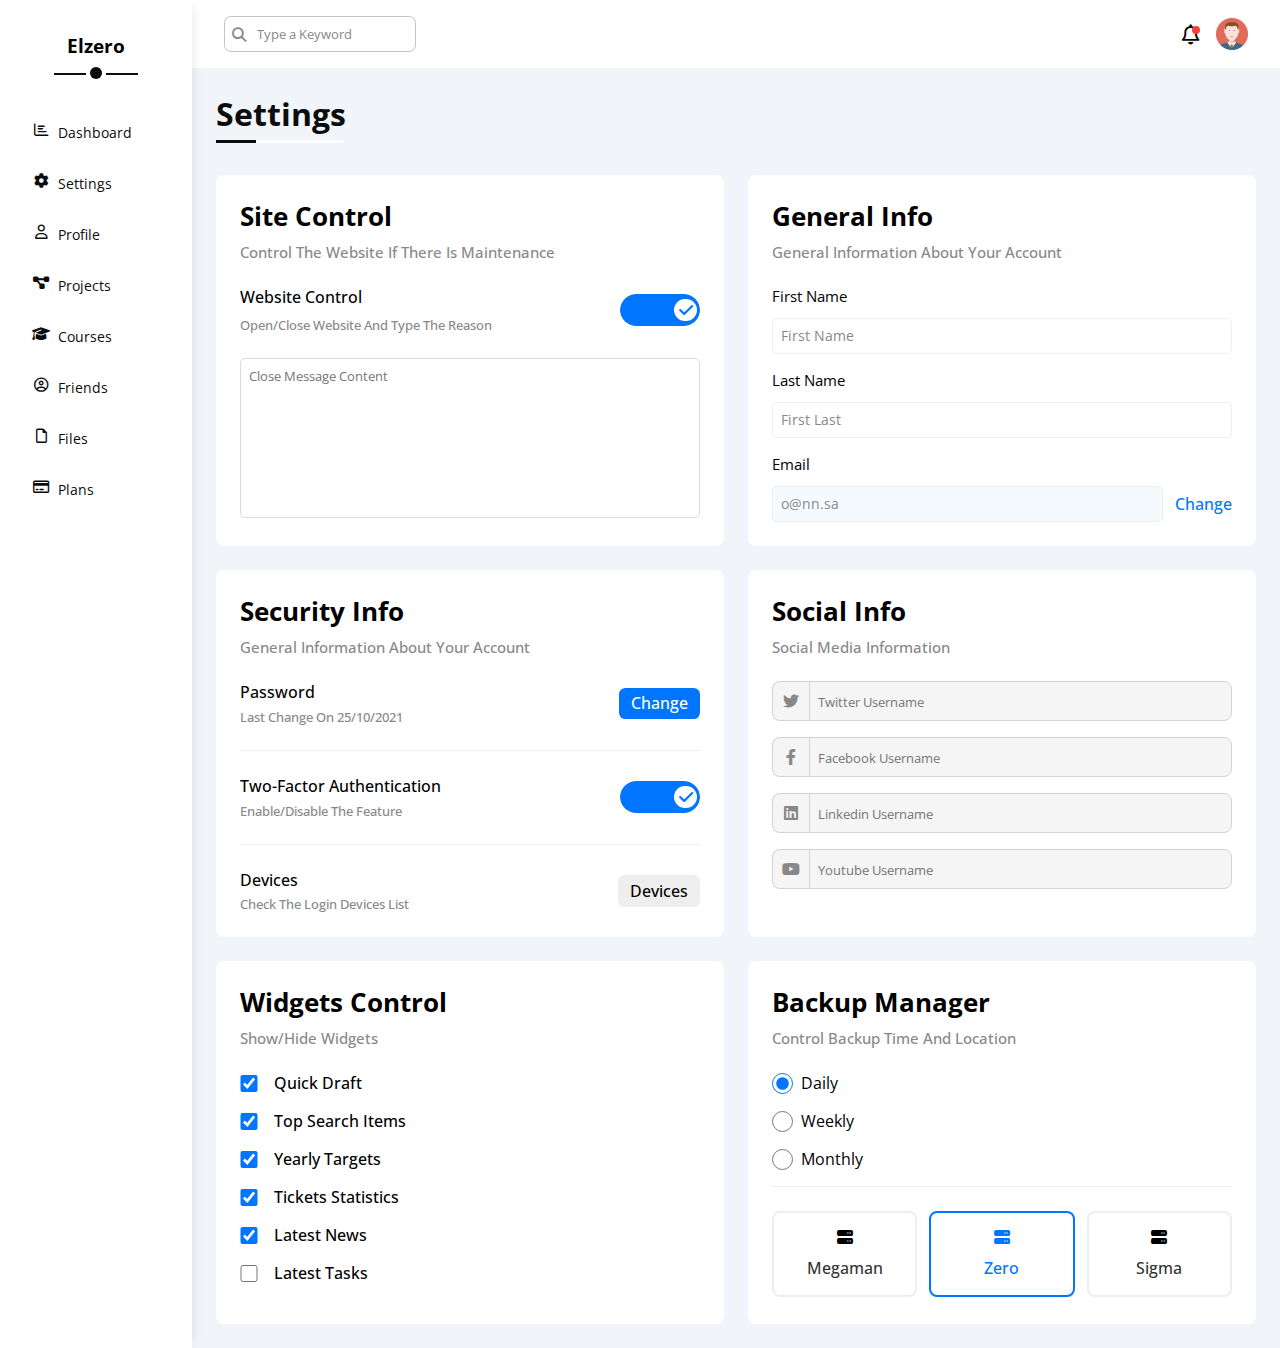
<file: settings.html>
<!DOCTYPE html>
<html lang="en">
	<head>
		<meta charset="UTF-8" />
		<meta http-equiv="X-UA-Compatible" content="IE=edge" />
		<meta name="viewport" content="width=device-width, initial-scale=1.0" />
		<title>Settings</title>
		<link rel="stylesheet" href="./css/all.min.css" />
		<link rel="stylesheet" href="./css/dashboard.css" />
	</head>
	<body>
		<div class="outer-container">
			<aside class="side-bar">
				<div class="logo">Elzero</div>
				<div class="circle"></div>
				<ul class="links" role="list">
					<li>
						<a href="./index.html">
							<i class="fa-regular fa-chart-bar fa-fw"></i>
							<div class="text">Dashboard</div>
						</a>
					</li>
					<li>
						<a href="./settings.html">
							<i class="fa-solid fa-gear fa-fw"> </i>
							<div class="text">Settings</div>
						</a>
					</li>
					<li>
						<a href="./profile.html">
							<i class="fa-regular fa-user fa-fw"></i>
							<div class="text">Profile</div>
						</a>
					</li>
					<li>
						<a href="./projects.html">
							<i class="fa-solid fa-diagram-project fa-fw"></i>
							<div class="text">Projects</div>
						</a>
					</li>
					<li>
						<a href="./courses.html">
							<i class="fa-solid fa-graduation-cap fa-fw"></i>
							<div class="text">Courses</div>
						</a>
					</li>
					<li>
						<a href="./freinds.html">
							<i class="fa-regular fa-circle-user fa-fw"></i>
							<div class="text">Friends</div>
						</a>
					</li>
					<li>
						<a href="./files.html">
							<i class="fa-regular fa-file fa-fw"></i>
							<div class="text">Files</div>
						</a>
					</li>
					<li>
						<a href="./plans.html">
							<i class="fa-regular fa-credit-card fa-fw"></i>
							<div class="text">Plans</div>
						</a>
					</li>
				</ul>
			</aside>
			<div style="flex: 1" class="main-content">
				<header>
					<div class="input">
						<input type="text" placeholder="Type a Keyword" />
					</div>
					<div class="notif-av">
						<i class="fa-regular fa-bell fa-lg"></i>
						<img src="./imgs/avatar.png" alt="" />
					</div>
				</header>
				<main>
					<h2>Settings</h2>
					<div class="main-grid">
						<div style="position: relative" class="grid-item14">
							<h3>Site Control</h3>
							<p>Control The Website If There Is Maintenance</p>
							<div class="setting">
								<div class="info">
									<div class="title">Website Control</div>
									<div class="subtitle">
										Open/Close Website And Type The Reason
									</div>
								</div>

								<div
									style="isolation: isolate; position: relative"
									class="toggle"
								>
									<input
										class="toggle-checkbox"
										type="checkbox"
										;
										style="
											cursor: pointer;
											opacity: 1;
											position: absolute;
											right: 0.5rem;
											z-index: 4;
											top: 0.5rem;
											opacity: 0;
											transform: scale(20);
										"
									/>
									<div style="isolation: isolate" class="fill">
										<div
											class="circle"
											style="
												position: relative;
												z-index: 0;
												display: grid;
												place-items: center;
											"
										>
											<i
												style="
													color: var(--blue-color);
													font-size: 16px;
													position: absolute;
													z-index: -1;
												"
												class="fa-sharp fa-solid fa-check"
											></i>
										</div>
									</div>
								</div>
							</div>
							<textarea placeholder="Close Message Content"></textarea>
						</div>
						<div class="grid-item15">
							<h3>General Info</h3>
							<p>General Information About Your Account</p>
							<form>
								<label>First Name </label>
								<input type="text" placeholder="First Name" />
								<label>Last Name </label>
								<input type="text" placeholder="First Last" />
								<label>Email </label>
								<div class="last">
									<input type="email" placeholder="o@nn.sa" disabled />
									<button type="submit">Change</button>
								</div>
							</form>
						</div>
						<div class="grid-item16">
							<h3>Security Info</h3>
							<p>General Information About Your Account</p>
							<div class="settings">
								<div class="setting">
									<div class="text">
										<div class="title">Password</div>
										<div class="subtitle">Last Change On 25/10/2021</div>
									</div>
									<button>Change</button>
								</div>
								<div class="setting">
									<div class="text">
										<div class="title">Two-Factor Authentication</div>
										<div class="subtitle">Enable/Disable The Feature</div>
									</div>
									<div
										style="isolation: isolate; position: relative"
										class="toggle"
									>
										<input
											class="toggle-checkbox"
											type="checkbox"
											;
											style="
												cursor: pointer;
												opacity: 1;
												position: absolute;
												right: 0.5rem;
												z-index: 4;
												top: 0.5rem;
												opacity: 0;
												transform: scale(20);
											"
										/>
										<div style="isolation: isolate" class="fill">
											<div
												class="circle"
												style="
													position: relative;
													z-index: 0;
													display: grid;
													place-items: center;
												"
											>
												<i
													style="
														color: var(--blue-color);
														font-size: 16px;
														position: absolute;
														z-index: -1;
													"
													class="fa-sharp fa-solid fa-check"
												></i>
											</div>
										</div>
									</div>
								</div>
								<div class="setting">
									<div class="text">
										<div class="title">Devices</div>
										<div class="subtitle">Check The Login Devices List</div>
									</div>
									<button style="background-color: #eee; color: black">
										Devices
									</button>
								</div>
							</div>
						</div>
						<div class="grid-item17">
							<h3>Social Info</h3>
							<p>Social Media Information</p>
							<div
								style="display: flex; flex-direction: row-reverse"
								class="input"
							>
								<div class="social-input">
									<input type="text" placeholder="Twitter Username" />
								</div>
								<div class="icon"><i class="fa-brands fa-twitter"></i></div>
							</div>
							<div
								style="display: flex; flex-direction: row-reverse"
								class="input"
							>
								<div class="social-input">
									<input type="text" placeholder="Facebook Username" />
								</div>
								<div class="icon">
									<i class="fa-brands fa-facebook-f"></i>
								</div>
							</div>
							<div
								style="display: flex; flex-direction: row-reverse"
								class="input"
							>
								<div class="social-input">
									<input type="text" placeholder="Linkedin Username" />
								</div>
								<div class="icon"><i class="fa-brands fa-linkedin"></i></div>
							</div>
							<div
								style="display: flex; flex-direction: row-reverse"
								class="input"
							>
								<div class="social-input">
									<input type="text" placeholder="Youtube Username" />
								</div>
								<div class="icon"><i class="fa-brands fa-youtube"></i></div>
							</div>
						</div>
						<div class="grid-item18">
							<h3>Widgets Control</h3>
							<p>Show/Hide Widgets</p>
							<ul>
								<li>
									<input type="checkbox" checked />
									<div>Quick Draft</div>
								</li>
								<li>
									<input type="checkbox" checked />
									<div>Top Search Items</div>
								</li>
								<li>
									<input type="checkbox" checked />
									<div>Yearly Targets</div>
								</li>
								<li>
									<input type="checkbox" checked />
									<div>Tickets Statistics</div>
								</li>
								<li>
									<input type="checkbox" checked />
									<div>Latest News</div>
								</li>
								<li>
									<input type="checkbox" />
									<div>Latest Tasks</div>
								</li>
							</ul>
						</div>
						<div class="grid-item19">
							<h3>Backup Manager</h3>
							<p>Control Backup Time And Location</p>
							<div class="input">
								<input type="radio" name="time" checked />
								<label>Daily</label>
							</div>
							<div class="input">
								<input type="radio" name="time" />
								<label>Weekly</label>
							</div>
							<div class="input">
								<input type="radio" name="time" />
								<label>Monthly</label>
							</div>
							<div class="boxes">
								<div class="box">
									<i class="fa-solid fa-server"></i>
									<p>Megaman</p>
								</div>
								<div class="box special">
									<i class="fa-solid fa-server"></i>
									<p>Zero</p>
								</div>
								<div class="box">
									<i class="fa-solid fa-server"></i>
									<p>Sigma</p>
								</div>
							</div>
						</div>
					</div>
				</main>
			</div>
		</div>
	</body>
</html>
</file>
<file: css/dashboard.css>
@import url('https://fonts.googleapis.com/css2?family=Open+Sans:wght@400;500;600;700&display=swap');
:root {
	--blue-color: #0075ff;
	--blue-alt-color: #0d69d5;
	--orange-color: #f59e0b;
	--green-color: #22c55e;
	--red-color: #f44336;
	--grey-color: #888;
	--shadow: rgba(0, 0, 0, 0.1) 0px 4px 6px -4px,
		rgba(0, 0, 0, 0.06) 0px 2px 4px -4px;
	--bg-color: #f1f5f9;
}
::-webkit-scrollbar {
  width: 15px;
}

/* Track */
::-webkit-scrollbar-track {
  background: #ffffff;
}

/* Handle */
::-webkit-scrollbar-thumb {
  background: var(--blue-color);
}

/* Handle on hover */
::-webkit-scrollbar-thumb:hover {
  background: var(--blue-alt-color);
}
* {
	padding: 0;
	margin: 0;
	box-sizing: border-box;
	font-family: 'Open Sans', sans-serif;
}
ul {
	list-style: none;
}
a {
	text-decoration: none;
	display: inline-block;
}
button {
	cursor: pointer !important;
}
header {
	display: flex;
	justify-content: space-between;
	align-items: center;
	background-color: white;
	box-shadow: var(--shadow);
	padding: 1rem 2rem;
}

.outer-container {
	display: flex;
}
main {
	background-color: var(--bg-color);
}
header img {
	width: 2rem;
}
.side-bar {
	box-shadow: 7px 0px 10px -5px rgba(0, 0, 0, 0.075);
	padding: 2rem 1rem;
	z-index: 3;
	background-color: rgb(255, 255, 255);
	flex-basis: 15%;
}

.notif-av {
	display: flex;
	align-items: center;
	gap: 1rem;
}
.notif-av i {
	position: relative;
}
.notif-av i::after {
	content: '';
	width: 0.5rem;
	height: 0.5rem;
	background-color: var(--red-color);
	position: absolute;
	border-radius: 50%;
	top: -0.5rem;
	right: 0;
}
header input {
	border: 1px solid rgb(196, 196, 196);
	outline: none;
	padding: 0.5rem;
	border-radius: 0.5em;
	position: relative;
	padding-left: 2rem;
	width: 12rem;
	transition: 0.3s;
}
header input:focus {
	width: 15rem;
	outline: 1px solid var(--blue-color);
	border: none;
}
header .input::before {
	font-family: 'Font Awesome 5 Free';
	font-weight: 900;
	content: '\f002';
	color: var(--grey-color);
	left: 0.5rem;
	position: absolute;
	top: 50%;
	transform: translateY(-50%);
	font-size: 0.9rem;
	z-index: 2;
}
header .input {
	position: relative;
}

header input::placeholder {
	color: var(--grey-color);
	font-size: 0.8rem;
	width: fit-content;
}
.side-bar .logo {
	font-size: 1.2rem;
	font-weight: bold;
	text-align: center;
	margin-bottom: 0.5rem;
}
@media (max-width: 38.75rem) {
	header {
		padding: 1rem 0.5rem;
	}
	.side-bar .logo {
		font-size: 1rem;
		font-weight: bold;
		text-align: center;
		margin-bottom: 0.5rem;
	}
}
.side-bar ul li {
	margin-bottom: 0.5rem;
	border-radius: 0.5rem;
	cursor: pointer;
	display: flex;
	align-items: center;
	transition: 0.5s;
	overflow: hidden;
}
.side-bar ul li:hover {
	background-color: #f5f5f5;
}

.side-bar ul li a {
	color: rgb(12, 12, 12);
	font-size: 0.9rem;
	padding: 0.75rem 1rem;
	width: 100%;
	display: block;
	width: max-content;
}
.side-bar ul li a {
	display: flex;
}
.side-bar ul li a:active {
	background-color: #f5f5f5 !important;
}
.side-bar ul li a i {
	margin-right: 0.5rem;
}
@media (max-width: 50em) {
	.side-bar ul li a .text {
		display: none;
	}
	.side-bar ul li a i {
		margin-right: 0;
	}
	.side-bar ul li a {
		margin: auto;
		padding: 1rem 0;
	}
	.side-bar ul li {
		margin: 0 auto;
	}
	.side-bar .circle {
		display: none;
	}
	.side-bar {
		padding: 1rem 0.5rem;
		align-items: center;
	}
}
.side-bar .circle {
	background-color: rgb(12, 12, 12);
	width: 0.75rem;
	height: 0.75rem;
	border-radius: 50%;
	margin: auto;
	position: relative;
	margin-bottom: 2rem;
}
.side-bar .circle::before {
	content: '';
	width: 2rem;
	height: 0.1rem;
	background-color: rgb(12, 12, 12);
	position: absolute;
	top: 50%;
	right: 1rem;
}
.side-bar .circle::after {
	content: '';
	width: 2rem;
	height: 0.1rem;
	background-color: rgb(12, 12, 12);
	position: absolute;
	top: 50%;
	left: 1rem;
}
main {
	padding: 1.5rem;
}
main h2 {
	font-weight: 700;
	font-size: 2rem;
	position: relative;
	color: rgb(12, 12, 12);
	margin-bottom: 2.5rem;
}
main h2::after {
	content: '';
	position: absolute;
	background-color: white;
	width: 8rem;
	height: 0.2rem;
	bottom: -0.5rem;
	left: 0rem;
}
main h2::before {
	content: '';
	position: absolute;
	background-color: rgb(12, 12, 12);
	width: 2.5rem;
	height: 0.2rem;
	bottom: -0.5rem;
	left: 0;
	z-index: 2;
}

main .main-grid {
	display: grid;
	grid-template-columns: repeat(auto-fit, minmax(450px, 1fr));
	gap: 1.5rem;
}
@media (max-width: 73em) {
	main .main-grid > * {
		margin-bottom: 1.5rem;
	}
}
@media (max-width: 50em) {
	main .main-grid {
		display: grid;
		grid-template-columns: repeat(auto-fit, minmax(250px, 1fr));
	}
	main {
		padding: 0.5rem !important;
	}
}
main .main-grid2 {
	display: grid;
	grid-template-columns: repeat(3, 1fr);
	gap: 1.5rem;
}
main .main-grid3 {
	display: grid;
	grid-template-columns: repeat(auto-fit, minmax(300px, 1fr));
	gap: 1.5rem;
}
@media (max-width: 25em) {
	main .main-grid3 {
		display: grid;
		grid-template-columns: repeat(auto-fit, minmax(250px, 1fr));
		gap: 1rem;
	}
}
main .main-grid .grid-item1 {
	background-color: rgb(255, 255, 255);
	border-radius: 0.5rem;
	overflow: hidden;
}
@media (max-width: 54.75em) {
	main .main-grid .grid-item1 .welcome {
		display: none;
	}
	main .main-grid .grid-item1 .profile-stats {
		flex-direction: column;
		gap: 1.5rem;
	}
	main .main-grid .grid-item1 .header .avatar {
		display: block;
		left: 50% !important;
		transform: translateX(-50%);
	}
	main {
		padding: 1rem;
	}
}
main .main-grid .grid-item1:last-child {
	grid-column: 1 / span 2;
	background-color: red;
}
main .main-grid .grid-item1 .header {
	display: flex;
	justify-content: space-between;
	background-color: #eee;
	position: relative;
	padding: 1.5rem;
	margin-bottom: 3rem;
}
main .main-grid .grid-item1 .header img {
	max-width: 100%;
	width: 12rem;
}
main .main-grid .grid-item1 .header .avatar {
	width: 4.1rem;
	position: absolute;
	bottom: -1.5rem;
	left: 1.5rem;
	border: 5px solid white;
	border-radius: 50%;
}
main .main-grid .grid-item1 h3 {
	font-size: 1.6rem;
	font-weight: 700;
	margin-bottom: 0.5rem;
}
main .main-grid .grid-item1 .subtitle {
	font-size: 1rem;
	color: var(--grey-color);
	font-weight: 500;
}
main .main-grid .grid-item1 .profile-stats {
	display: flex;
	justify-content: space-between;
	border-top: 1px solid rgb(235, 235, 235);
	border-bottom: 1px solid rgb(235, 235, 235);
	padding: 1.5rem;
	margin-bottom: 1.5rem;
}

main .main-grid .grid-item1 .profile-stats .stat {
	text-align: center;
	flex: 1;
}
main .main-grid .grid-item1 .profile-stats .stat .stat-title {
	margin-bottom: 0.5rem;
	font-weight: 500;
}
main .main-grid .grid-item1 .profile-stats .stat .stat-subtitle {
	color: var(--grey-color);
	font-size: 0.85rem;
	font-weight: 500;
}

main .main-grid .grid-item1 a {
	display: flex;
	align-items: center;
	justify-content: center;
	background-color: var(--blue-color);
	margin-left: auto;
	color: white;
	font-size: 0.9rem;
	padding: 0.3rem 0.75rem;
	border-radius: 0.5rem;
	width: 4rem;
	margin-right: 1rem;
	font-weight: 500;
	margin-bottom: 1.5rem;
}
main .main-grid .grid-item2 {
	background-color: rgb(255, 255, 255);
	border-radius: 0.5rem;
	display: flex;
	flex-direction: column;
	padding: 1.5rem;
}
main .main-grid .grid-item2 h3 {
	font-size: 1.6rem;
	font-weight: 700;
	margin-bottom: 0.5rem;
}
main .main-grid .grid-item2 textarea,
.grid-2-input {
	resize: none;
	border: none;
	outline: none;
	background-color: #eee;
	display: block;
	width: 100%;
	border-radius: 0.2rem;
	margin-bottom: 1.25rem;
	padding: 0.5rem;
}
main .main-grid .grid-item2 textarea {
	height: 12rem;
}
main .main-grid .grid-item2 .subtitle {
	font-size: 1rem;
	color: var(--grey-color);
	font-weight: 500;
	margin-bottom: 1.25rem;
}
main .main-grid .grid-item2 a {
	display: flex;
	align-items: center;
	justify-content: center;
	background-color: var(--blue-color);
	margin-left: auto;
	color: white;
	font-size: 0.9rem;
	padding: 0.3rem 0.75rem;
	border-radius: 0.5rem;
	width: 4rem;
	font-weight: 500;
}
main .main-grid .grid-item3 {
	background-color: rgb(255, 255, 255);
	border-radius: 0.5rem;
	padding: 1.5rem;
}
main .main-grid .grid-item3 .icon {
	background-color: #0077ff36;
	width: 5rem;
	height: 5rem;
	display: flex;
	justify-content: center;
	align-items: center;
}
main .main-grid .grid-item3 i {
	color: var(--blue-color);
}
main .main-grid .grid-item3 h3 {
	font-size: 1.6rem;
	font-weight: 700;
	margin-bottom: 0.5rem;
}
main .main-grid .grid-item3 .subtitle {
	font-size: 1rem;
	color: var(--grey-color);
	font-weight: 500;
	margin-bottom: 1.25rem;
}
main .main-grid .grid-item3 .grid-3-stats .subtitle {
	font-size: 1.1rem;
	color: black;
	font-weight: bold;
	margin-bottom: 0.75rem;
}
main .main-grid .grid-item3 .grid-3-stats .title {
	font-size: 0.9rem;
	color: var(--grey-color);
	margin-bottom: 0.3rem;
}
main .main-grid .grid-item3 .grid-3-stats .stat {
	display: flex;
	gap: 1rem;
	align-items: center;
	margin-bottom: 1.25rem;
}
main .main-grid .grid-item3 .grid-3-stats .info {
	flex: 1;
}
main .main-grid .grid-item3 .grid-3-stats .stat .bar {
	width: 100%;
	height: 3px;
	background-color: #0077ff36;
}
main .main-grid .grid-item3 .grid-3-stats .stat .bar .progress1 {
	width: 80%;
	height: 100%;
	background-color: var(--blue-color);
	position: relative;
}
main .main-grid .grid-item3 .grid-3-stats .stat .bar .progress2 {
	width: 55%;
	height: 100%;
	background-color: var(--blue-color);
	position: relative;
}
main .main-grid .grid-item3 .grid-3-stats .stat .bar .progress3 {
	width: 75%;
	height: 100%;
	background-color: var(--blue-color);
	position: relative;
}
.badge1 {
	background-color: var(--blue-color);
	color: white;
	padding: 0.2rem 0.4rem;
	position: absolute;
	right: -1.2rem;
	top: -2.5rem;
	border-radius: 0.5rem;
	font-size: 0.83rem;
	font-weight: 600;
}
.badge2 {
	background-color: var(--orange-color);
	color: white;
	padding: 0.2rem 0.4rem;
	position: absolute;
	right: -1.2rem;
	top: -2.5rem;
	border-radius: 0.5rem;
	font-size: 0.83rem;
	font-weight: 600;
}
.badge3 {
	background-color: var(--green-color);
	color: white;
	padding: 0.2rem 0.4rem;
	position: absolute;
	right: -1.2rem;
	top: -2.5rem;
	border-radius: 0.5rem;
	font-size: 0.83rem;
	font-weight: 600;
}
main .main-grid .grid-item3 .grid-3-stats .stat2 {
	background-color: #f59f0b46;
}

main .main-grid .grid-item3 .grid-3-stats .stat2 i {
	color: var(--orange-color);
}
main .main-grid .grid-item3 .grid-3-stats .stat3 {
	background: #22c55e31;
}
main .main-grid .grid-item3 .grid-3-stats .stat3 i {
	color: var(--green-color);
	background: #22c55e31;
}
main .main-grid .grid-item3 .badge1::after {
	content: '';
	color: white;
	position: absolute;
	right: 50%;
	top: 1.5rem;
	font-size: 0.8rem;
	transform: translate(50%);
	transform-origin: top right;
	border-top: 6px solid var(--blue-color);
	border-bottom: 6px solid transparent;
	border-right: 6px solid transparent;
	border-left: 6px solid transparent;
}
main .main-grid .grid-item3 .badge2::after {
	content: '';
	color: white;
	position: absolute;
	right: 50%;
	top: 1.5rem;
	font-size: 0.8rem;
	transform: translate(50%);
	transform-origin: top right;
	border-top: 6px solid var(--orange-color);
	border-bottom: 6px solid transparent;
	border-right: 6px solid transparent;
	border-left: 6px solid transparent;
}
main .main-grid .grid-item3 .badge3::after {
	content: '';
	color: white;
	position: absolute;
	right: 50%;
	top: 1.5rem;
	font-size: 0.8rem;
	transform: translate(50%);
	transform-origin: top right;
	border-top: 6px solid var(--green-color);
	border-bottom: 6px solid transparent;
	border-right: 6px solid transparent;
	border-left: 6px solid transparent;
}
main .main-grid .grid-item4 {
	background-color: rgb(255, 255, 255);
	border-radius: 0.5rem;
	padding: 1.5rem;
}
main .main-grid .grid-item4 h3 {
	font-size: 1.6rem;
	font-weight: 700;
	margin-bottom: 0.5rem;
}
main .main-grid .grid-item4 .subtitle {
	font-size: 1rem;
	color: var(--grey-color);
	font-weight: 500;
	margin-bottom: 1.25rem;
}
main .main-grid .grid-item4 .grid {
	display: grid;
	grid-template-columns: repeat(2, 1fr);
	gap: 1rem;
}
@media (max-width: 50em) {
	main .main-grid .grid-item4 .grid {
		display: block;
	}
	main .main-grid .grid-item4 .grid > * {
		margin-bottom: 1rem;
	}
}
main .main-grid .grid-item4 .grid .grid-box {
	border: 1px solid rgb(230, 230, 230);
	text-align: center;
	display: flex;
	gap: 0.5rem;
	flex-direction: column;
	padding: 1rem 0;
	border-radius: 0.5rem;
}
main .main-grid .grid-item4 .grid .grid-box .title {
	font-size: 1.75rem;
	font-weight: 800;
}
main .main-grid .grid-item4 .grid .grid-box .subtitle {
	font-size: 0.8rem;
	font-weight: 400;
	margin: 0;
}
main .main-grid .grid-item4 .grid .grid-box i {
	color: var(--orange-color);
	font-size: 1.75rem;
}
main .main-grid .grid-item5 {
	background-color: rgb(255, 255, 255);
	border-radius: 0.5rem;
	display: flex;
	flex-direction: column;
	padding: 1.5rem;
}
main .main-grid .grid-item5 h3 {
	font-size: 1.6rem;
	font-weight: 700;
}
main .main-grid .grid-item5 .tile-img {
	width: 6rem;
	border-radius: 0.3rem;
	overflow: hidden;
	margin-right: 1rem;
}
main .main-grid .grid-item5 img {
	display: block;
	max-width: 100%;
}

main .main-grid .grid-item5 .list-tile {
	display: flex;
	align-items: center;
	padding: 1.25rem 0;
}
main .main-grid .grid-item5 .list-tile:not(:last-child) {
	border-bottom: 1px solid #eee;
}
@media (max-width: 50em) {
	main .main-grid .grid-item5 .list-tile {
		flex-direction: column;
		text-align: center;
	}
}
main .main-grid .grid-item5 .list-tile .time {
	font-size: 0.8rem;
	background-color: #eee;
	padding: 0.25rem 0.75rem;
	border-radius: 0.5rem;
	margin-left: auto;
	width: max-content;
}
@media (max-width: 50em) {
	main .main-grid .grid-item5 .list-tile .time {
		margin: 0.5rem auto;
	}
	main .main-grid .grid-item5 .list-tile img {
		margin-bottom: 0.5rem;
	}
}
main .main-grid .grid-item5 .list-tile .text h4 {
	margin-bottom: 0.3rem;
}
main .main-grid .grid-item5 .list-tile .text p {
	font-size: 0.9rem;
	color: var(--grey-color);
}
main .main-grid .grid-item6 {
	background-color: rgb(255, 255, 255);
	border-radius: 0.5rem;
	display: flex;
	flex-direction: column;
	padding: 1.5rem;
}
main .main-grid .grid-item6 h3 {
	font-size: 1.6rem;
	font-weight: 700;
}

main .main-grid .grid-item6 .list-tile {
	display: flex;
	align-items: center;
	padding: 0.75rem 0;
}
main .main-grid .grid-item6 .list-tile:not(:last-child) {
	border-bottom: 1px solid #eee;
}

main .main-grid .grid-item6 .list-tile i {
	margin-left: auto;
}
main .main-grid .grid-item6 .list-tile .text h4 {
	margin-bottom: 0.3rem;
}
main .main-grid .grid-item6 .list-tile .text p {
	font-size: 0.9rem;
	color: var(--grey-color);
}
main .main-grid .grid-item6 .list-tile:nth-child(5) {
	opacity: 0.35;
}
main .main-grid .grid-item6 .list-tile:nth-child(5) h4,
main .main-grid .grid-item6 .list-tile:nth-child(5) p {
	text-decoration: line-through;
}
main .main-grid .grid-item7 h3 {
	font-size: 1.6rem;
	font-weight: 700;
	margin-bottom: 1.25rem;
}
main .main-grid .grid-item7 {
	background-color: rgb(255, 255, 255);
	border-radius: 0.5rem;
	display: flex;
	flex-direction: column;
	padding: 1.5rem;
}
main .main-grid .grid-item7 .item-title,
main .main-grid .grid-item7 .item {
	display: flex;
	justify-content: space-between;
	margin-bottom: 2rem;
}
main .main-grid .grid-item7 .item:last-child {
	margin-bottom: 0;
}
main .main-grid .grid-item7 .item-title .keyword,
main .main-grid .grid-item7 .item-title .count {
	color: var(--grey-color);
	font-weight: 500;
}
main .main-grid .grid-item7 .item .keyword {
	font-weight: 500;
}
main .main-grid .grid-item7 .item .count {
	background-color: #eee;
	padding: 0.3rem 0.6rem;
	border-radius: 0.4rem;
	font-size: 0.8rem;
}
main .main-grid .grid-item8 {
	background-color: rgb(255, 255, 255);
	border-radius: 0.5rem;
	display: flex;
	flex-direction: column;
	padding: 1.5rem;
}
main .main-grid .grid-item8 h3 {
	font-size: 1.6rem;
	font-weight: 700;
	margin-bottom: 1rem;
}
main .main-grid .grid-item8 .tile-img {
	width: 2.5rem;
	border-radius: 0.3rem;
	overflow: hidden;
	margin-right: 1rem;
}
main .main-grid .grid-item8 img {
	display: block;
	max-width: 100%;
}

main .main-grid .grid-item8 .list-tile {
	display: flex;
	align-items: center;
	padding: 0.5rem 0;
}
main .main-grid .grid-item8 .list-tile:not(:last-child) {
	border-bottom: 1px solid #eee;
}

main .main-grid .grid-item8 .list-tile .size {
	font-size: 0.8rem;
	background-color: #eee;
	padding: 0.25rem 0.75rem;
	border-radius: 0.5rem;
	margin-left: auto;
	font-weight: 500;
}
main .main-grid .grid-item8 .list-tile .text h4 {
	margin-bottom: 0.3rem;
	font-weight: 500;
	font-size: 1rem;
}
main .main-grid .grid-item8 .list-tile .text p {
	font-size: 0.9rem;
	color: var(--grey-color);
	font-weight: 500;
}
main .main-grid .grid-item9 {
	background-color: rgb(255, 255, 255);
	border-radius: 0.5rem;
	display: flex;
	flex-direction: column;
	padding: 1.5rem;
	position: relative;
}
main .main-grid .grid-item9 h3 {
	font-size: 1.6rem;
	font-weight: 700;
	margin-bottom: 1.5rem;
}
main .main-grid .grid-item9 ul li {
	margin-bottom: 1.75rem;
}
main .main-grid .grid-item9 ul li {
	position: relative;
	margin-left: 2.5rem;
}
main .main-grid .grid-item9 ul li::before {
	content: '';
	width: 1rem;
	height: 1rem;
	outline: 2px solid var(--blue-alt-color);
	outline-offset: 0.15rem;
	border-radius: 50%;
	position: absolute;
	left: -2.5rem;
	top: 50%;
	transform: translateY(-50%);
}
main .main-grid .grid-item9 ul li:nth-child(4):before {
	content: '';
	width: 1rem;
	height: 1rem;
	outline: 2px solid var(--blue-alt-color);
	outline-offset: 0.15rem;
	border-radius: 50%;
	position: absolute;
	left: -2.5rem;
	top: 50%;
	transform: translateY(-50%);
	animation: blink 1.5s infinite;
}
@keyframes blink {
	0%,
	100% {
		background-color: var(--blue-color);
	}
	50% {
		background-color: #0077ff00;
	}
}

main .main-grid .grid-item9 ul li:not(:last-child):after {
	content: '';
	width: 0.15rem;
	height: 1.8rem;
	position: absolute;

	background-color: var(--blue-alt-color);
	left: -2.1rem;
	bottom: -1.8rem;
}
main .main-grid .grid-item9 img {
	display: block;
	max-width: 100%;
}
main .main-grid .grid-item9 .rocket-img {
	position: absolute;
	width: 11rem;
	opacity: 0.1;
	bottom: 0;
	right: 0;
}
main .main-grid .grid-item9 ul li:not(:last-child)::before {
	background: var(--blue-alt-color);
}
main .main-grid .grid-item10 {
	background-color: rgb(255, 255, 255);
	border-radius: 0.5rem;
	display: flex;
	flex-direction: column;
	padding: 1.5rem;
}
main .main-grid .grid-item10 h3 {
	font-size: 1.6rem;
	font-weight: 700;
	margin-bottom: 1.5rem;
}
main .main-grid .grid-item10 .text h4 {
	font-size: 0.95rem;
	margin-bottom: 0.4rem;
}
main .main-grid .grid-item10 .text p {
	font-size: 0.85rem;
	color: var(--grey-color);
}
main .main-grid .grid-item10 .text {
	border-left: 0.15rem solid var(--blue-color);
	padding-left: 1rem;
}
main .main-grid .grid-item10 .circle {
	background-color: var(--blue-color);
	border-radius: 50%;
	width: 0.9rem;
	height: 0.9rem;
}
main .main-grid .grid-item10 .flex-container {
	display: flex;
	align-items: center;
	gap: 1rem;
	margin-bottom: 1.5rem;
}
main .main-grid .grid-item11 {
	background-color: rgb(255, 255, 255);
	border-radius: 0.5rem;
	display: flex;
	flex-direction: column;
	padding: 1.5rem;
}
main .main-grid .grid-item11 .user {
	display: flex;
	gap: 1rem;
	align-items: center;
	margin-bottom: 1rem;
}
main .main-grid .grid-item11 .user .image {
	width: 3.5rem;
}
main .main-grid .grid-item11 .user .image img {
	display: block;
	max-width: 100%;
}
main .main-grid .grid-item11 h3 {
	font-size: 1.6rem;
	font-weight: 700;
	margin-bottom: 1.5rem;
}
main .main-grid .grid-item11 .user .name {
	font-weight: 600;
	margin-bottom: 0.3rem;
}
main .main-grid .grid-item11 .user .date {
	font-size: 0.9rem;
	color: var(--grey-color);
}
main .main-grid .grid-item11 .post {
	border-top: 1px solid #eee;
	border-bottom: 1px solid #eee;
	padding: 1.5rem 0;
	line-height: 1.8;
	font-weight: 500;
	margin-bottom: 1.5rem;
}
main .main-grid .grid-item11 .react {
	display: flex;
	color: var(--grey-color);
	gap: 0.3rem;
	align-items: center;
}
main .main-grid .grid-item11 .reacts {
	display: flex;
	align-items: center;
	justify-content: space-between;
}

main .main-grid .grid-item12 h3 {
	font-size: 1.6rem;
	font-weight: 700;
	margin-bottom: 1.5rem;
}
main .main-grid .grid-item12 {
	background-color: rgb(255, 255, 255);
	border-radius: 0.5rem;
	display: flex;
	flex-direction: column;
	padding: 1.5rem;
}
main .main-grid .grid-item12 i {
	color: white;
	background-color: var(--blue-color);
	flex-basis: 12%;
	display: flex;
	justify-content: center;
	align-items: center;
	padding: 0.75rem 0;
}
main .main-grid .grid-item12 .social {
	display: flex;
	align-items: center;
	margin-bottom: 1rem;
}
main .main-grid .grid-item12 .social a {
	margin-left: auto;
	font-size: 0.9rem;
	color: rgb(255, 255, 255);
	background-color: var(--blue-color);
	padding: 0.3rem 0.75rem;
	border-radius: 0.3rem;
	margin-right: 1rem;
}
main .main-grid .grid-item12 .social .stat {
	color: var(--blue-color);
	font-weight: 600;
	margin-left: 1rem;
}
main .main-grid .grid-item12 .social {
	background-color: rgba(0, 117, 255, 0.2);
}
table {
	border-left: 1px solid rgb(233, 233, 233);
	border-spacing: 0;
}

.grid-item13 {
	grid-column: span 2;
	background-color: rgb(255, 255, 255);
	border-radius: 0.5rem;
	display: flex;
	flex-direction: column;
	padding: 1.5rem;
	overflow: auto;
}
@media (max-width: 73rem) {
	table {
	}
	.grid-item13 {
		grid-column: revert;
		width: 100%;
	}
}
main .main-grid .grid-item13 h3 {
	font-size: 1.6rem;
	font-weight: 700;
	margin-bottom: 1.5rem;
}
table tbody .team {
	display: flex;
}
table tbody .team > *:not(:first-child) {
	margin-left: -1rem;
}
table tbody .team .image {
	width: 2rem;
	border-radius: 50%;
	overflow: hidden;
	border: 2px solid white;
}
table tbody .team .image img {
	display: block;
	max-width: 100%;
}
table tbody td {
	padding: 1rem;
	border-bottom: 1px solid #eee;
	border-right: 1px solid #eee;
	font-weight: 400;
	font-size: 0.95rem;
}
@media (max-width: 70rem) {
	/* table tbody td {
		padding: 1rem 0;
		width: max-content;
	} */
}
table thead td {
	padding: 0.8rem;
	font-weight: 600;
}

table thead {
	background-color: #eee;
}
table thead td {
	border: none;
}
table tbody tr {
	background-color: white;
	transition: 0.3s;
	cursor: default;
}
table tbody tr:hover {
	background-color: rgb(250, 250, 250);
}
table tbody .status-badge {
	background-color: var(--orange-color);
	width: fit-content;
	padding: 0.3rem 0.75rem;
	border-radius: 0.3rem;
	font-size: 0.8rem;
	color: white;
	font-weight: 500;
}
main .main-grid .grid-item14 {
	background-color: rgb(255, 255, 255);
	border-radius: 0.5rem;
	display: flex;
	flex-direction: column;
	padding: 1.5rem;
}
main .main-grid .grid-item14 h3 {
	font-size: 1.6rem;
	font-weight: 700;
	margin-bottom: 0.5rem;
}
main .main-grid .grid-item14 p {
	font-size: 0.95rem;
	font-weight: 500;
	color: var(--grey-color);
	margin-bottom: 1.5rem;
}
main .main-grid .grid-item14 .title {
	font-weight: 500;
	margin-bottom: 0.5rem;
}
main .main-grid .grid-item14 .subtitle {
	font-size: 0.8rem;
	color: #888;
	font-weight: 500;
}
main .main-grid .grid-item14 .setting {
	display: flex;
	justify-content: space-between;
	align-items: center;
	margin-bottom: 1.5rem;
}
main .main-grid .grid-item14 .toggle {
	background: #eee;
	height: 2rem;
	width: 5rem;
	border-radius: 1rem;
	overflow: hidden;
	cursor: pointer;
}
main .main-grid .grid-item14 .toggle .fill {
	background-color: var(--blue-color);
	height: 100%;
	width: 100%;
	display: flex;
	align-items: center;
	justify-content: flex-end;
	cursor: pointer;
	transition: 0.3s;
	border-radius: 1rem;
}
main .main-grid .grid-item14 .toggle .circle {
	width: 1.4rem;
	height: 1.4rem;
	background: white;
	border-radius: 50%;
	margin-right: 0.2rem;
	display: flex;
	justify-content: center;
	align-items: center;
	cursor: pointer !important;
}

main .main-grid .grid-item14 .toggle .circle input {
	position: relative;
}
main .main-grid .grid-item14 input:checked + .fill {
	background-color: #0077ff00;
	width: 40%;
}
main .main-grid .grid-item14 input:not(:checked) + .fill {
	background-color: var(--blue-color) ;
	width: 100%;
}
main .main-grid .grid-item14 input:checked + .fill .circle i::before {
	content: '\f00d' !important;
	font-family: "Font Awesome 5 Free" !important; font-weight: 900 !important; 
	color: rgb(199, 199, 199);
}
main .main-grid .grid-item14 textarea {
	border: 1px solid rgb(219, 219, 219);
	resize: none;
	border-radius: 0.3rem;
	min-height: 10rem;
	padding: 0.5rem;
}
main .main-grid .grid-item14 textarea:focus {
	outline: 1px solid var(--blue-color);
}

main .main-grid .grid-item15 {
	background-color: rgb(255, 255, 255);
	border-radius: 0.5rem;
	display: flex;
	flex-direction: column;
	padding: 1.5rem;
}
main .main-grid .grid-item15 h3 {
	font-size: 1.6rem;
	font-weight: 700;
	margin-bottom: 0.5rem;
}
main .main-grid .grid-item15 p {
	font-size: 0.95rem;
	font-weight: 500;
	color: var(--grey-color);
	margin-bottom: 1.5rem;
}
main .main-grid .grid-item15 form {
	display: flex;
	flex-direction: column;
}
main .main-grid .grid-item15 form input {
	border: 1px solid #eee;
	padding: 0.5rem;
	border-radius: 0.3rem;
	margin-bottom: 1rem;
}
main .main-grid .grid-item15 form input::placeholder {
	font-size: 0.9rem;
	color: var(--grey-color);
}
main .main-grid .grid-item15 form input:focus {
	outline: 1px solid var(--blue-color);
}
main .main-grid .grid-item15 form label {
	margin-bottom: 0.75rem;
	font-size: 0.95rem;
}
main .main-grid .grid-item15 form input:disabled {
	background-color: rgba(0 119 255 /4%);
	cursor: not-allowed;
	flex: 1;
	margin-bottom: 0;
}

main .main-grid .grid-item15 form .last {
	display: flex;
	align-items: center;
	justify-content: center;
	gap: 0.75rem;
}
main .main-grid .grid-item15 form button {
	all: unset;
	color: var(--blue-color);
	display: block;
	font-weight: 500;
}
main .main-grid .grid-item16 {
	background-color: rgb(255, 255, 255);
	border-radius: 0.5rem;
	display: flex;
	flex-direction: column;
	padding: 1.5rem;
}
main .main-grid .grid-item16 h3 {
	font-size: 1.6rem;
	font-weight: 700;
	margin-bottom: 0.5rem;
}
main .main-grid .grid-item16 p {
	font-size: 0.95rem;
	font-weight: 500;
	color: var(--grey-color);
	margin-bottom: 1.5rem;
}
main .main-grid .grid-item16 .settings .setting {
	display: flex;
	align-items: center;
	justify-content: space-between;
	border-bottom: 1px solid #eee;
	padding-bottom: 1.5rem;
	margin-bottom: 1.5rem;
}
main .main-grid .grid-item16 .settings .setting:last-child {
	border: none;
	padding-bottom: 0;
	margin: 0;
}
main .main-grid .grid-item16 .settings .setting button {
	background-color: var(--blue-color);
	border: none;
	color: white;
	padding: 0.3rem 0.75rem;
	font-weight: 500;
	border-radius: 0.4rem;
	font-size: 1rem;
}
main .main-grid .grid-item16 .settings .setting .title {
	font-weight: 500;
	margin-bottom: 0.3rem;
}
main .main-grid .grid-item16 .settings .setting .subtitle {
	font-size: 0.8rem;
	font-weight: 500;
	color: var(--grey-color);
}

main .main-grid .grid-item16 .toggle {
	background: #eee;
	height: 2rem;
	width: 5rem;
	border-radius: 1rem;
	overflow: hidden;
	cursor: pointer;
}
main .main-grid .grid-item16 .toggle .fill {
	background-color: var(--blue-color);
	height: 100%;
	width: 100%;
	display: flex;
	align-items: center;
	justify-content: flex-end;
	cursor: pointer;
	transition: 0.3s;
	border-radius: 1rem;
}
main .main-grid .grid-item16 .toggle .circle {
	width: 1.4rem;
	height: 1.4rem;
	background: white;
	border-radius: 50%;
	margin-right: 0.2rem;
	display: flex;
	justify-content: center;
	align-items: center;
	cursor: pointer !important;
}

main .main-grid .grid-item16 .toggle .circle input {
	position: relative;
}
main .main-grid .grid-item16 input:checked + .fill {
	background-color: #0077ff00;
	width: 40%;
}
main .main-grid .grid-item16 input:not(:checked) + .fill {
	background-color: var(--blue-color) ;
	width: 100%;
}
main .main-grid .grid-item16 input:checked + .fill .circle i::before {
	content: '\f00d' !important;
	font-family: "Font Awesome 5 Free" !important; font-weight: 900 !important; 
	color: rgb(185, 185, 185);
}
main .main-grid .grid-item17 {
	background-color: rgb(255, 255, 255);
	border-radius: 0.5rem;
	display: flex;
	flex-direction: column;
	padding: 1.5rem;
}
main .main-grid .grid-item17 h3 {
	font-size: 1.6rem;
	font-weight: 700;
	margin-bottom: 0.5rem;
}
main .main-grid .grid-item17 p {
	font-size: 0.95rem;
	font-weight: 500;
	color: var(--grey-color);
	margin-bottom: 1.5rem;
}
main .main-grid .grid-item17 input {
	border: none;
	outline: none;
	background: none;
}
main .main-grid .grid-item17 input:focus + i {
	background-color: red;
}
main .main-grid .grid-item17 .social-input {
	background: rgb(245, 245, 245);
	border: 1px solid rgb(212, 212, 212);
	padding: 0.5rem;

	border-radius: 0 0.5rem 0.5rem 0;
}
main .main-grid .grid-item17 .social-input {
	color: var(--grey-color);
	flex: 1;
}
main .main-grid .grid-item17 .input {
	display: flex;
	align-items: center;
	margin-bottom: 1rem;
}

main .main-grid .grid-item17 .icon {
	width: 8%;
	height: 100%;
	display: flex;
	background: rgb(245, 245, 245);
	align-items: center;
	justify-content: center;
	border-radius: 0.5rem 0rem 0rem 0.5rem;
	border: 1px solid rgb(212, 212, 212);
	border-right: none;
}
main .main-grid .grid-item17 .icon i {
	color: var(--grey-color);
}
main .main-grid .grid-item18 {
	background-color: rgb(255, 255, 255);
	border-radius: 0.5rem;
	display: flex;
	flex-direction: column;
	padding: 1.5rem;
}

main .main-grid .grid-item18 h3 {
	font-size: 1.6rem;
	font-weight: 700;
	margin-bottom: 0.5rem;
}
main .main-grid .grid-item18 p {
	font-size: 0.95rem;
	font-weight: 500;
	color: var(--grey-color);
	margin-bottom: 1.5rem;
}
main .main-grid .grid-item18 ul li {
	display: flex;
	gap: 1rem;
	align-items: center;
	margin-bottom: 1rem;
}
main .main-grid .grid-item18 ul li div {
	font-weight: 500;
}
main .main-grid .grid-item18 ul li input {
	width: 1.1rem;
	height: 1.1rem;
}
main .main-grid .grid-item19 {
	background-color: rgb(255, 255, 255);
	border-radius: 0.5rem;

	padding: 1.5rem;
}
main .main-grid .grid-item19 h3 {
	font-size: 1.6rem;
	font-weight: 700;
	margin-bottom: 0.5rem;
}
main .main-grid .grid-item19 p {
	font-size: 0.95rem;
	font-weight: 500;
	color: var(--grey-color);
	margin-bottom: 1.5rem;
}
main .main-grid .grid-item19 input {
	width: 1.3rem;
	height: 1.3rem;
	background-color: red;
	border: 2px;
}
main .main-grid .grid-item19 .input {
	margin-bottom: 1rem;
	display: flex;
	align-items: center;
	gap: 0.5rem;
}
main .main-grid .grid-item19 .boxes {
	display: flex;
	gap: 0.75rem;
	border-top: 1px solid #eee;
	padding-top: 1.5rem;
}
@media (max-width: 47em) {
	main .main-grid .grid-item19 .boxes {
		flex-direction: column;
	}
}
main .main-grid .grid-item19 .boxes .box {
	flex: 1;
	border: 2px solid #eee;
	text-align: center;
	border-radius: 0.5rem;
	padding: 1rem;
}
main .main-grid .grid-item19 .boxes .box i {
	display: block;
	margin-bottom: 0.75rem;
}
main .main-grid .grid-item19 .boxes .box p {
	font-weight: 500;
	color: #333;
	margin: 0;
	font-size: 1rem;
}
main .main-grid .grid-item19 .boxes .special {
	border-color: var(--blue-color);
	color: var(--blue-color);
}
main .main-grid .grid-item19 .boxes .special p {
	color: var(--blue-color);
}
main .main-grid2 .grid-item20 {
	background-color: rgb(255, 255, 255);
	border-radius: 0.5rem;
	display: flex;
	flex-direction: column;
	padding: 1.5rem 0 1.5rem 3rem;
	grid-column: span 3;
}
@media (max-width: 62.5em) {
	main .main-grid2 {
		display: block;
	}
	main .main-grid2 > * {
		margin-bottom: 1.5rem;
	}
}
@media (max-width: 47em) {
	main .main-grid2 .grid-item20 {
		padding-left: 0;
	}
}
@media (max-width: 81em) {
	main .main-grid2 .grid-item20 .flex-info {
		flex-direction: column;
		align-items: flex-start !important;
		gap: 0.5rem;
		margin-bottom: 1.5rem !important;
	}
}
@media (max-width: 47em) {
	main .main-grid2 .grid-item20 .flex-info {
		flex-direction: column;
		align-items: center !important;
		gap: 0.5rem;
	}
}
main .main-grid2 .grid-item20 .profile {
	width: fit-content;
	text-align: center;
	align-self: center;
	border-right: 1px solid #eee;
	padding-right: 3rem;
}
@media (max-width: 47em) {
	main .main-grid2 .grid-item20 .profile {
		border-right: none;
		padding-right: 0;
	}
}
main .main-grid2 .grid-item20 .profile .profile-img {
	margin: 0 auto;
	width: 7.5rem;
	margin-bottom: 1rem;
}
main .main-grid2 .grid-item20 .profile .profile-img img {
	max-width: 100%;
	display: block;
}
main .main-grid2 .grid-item20 .profile .stars i {
	color: #f59e0b;
	margin-bottom: 0.75rem;
	font-size: 0.8rem;
}
main .main-grid2 .grid-item20 .profile .profile-name {
	font-size: 1.25rem;
	color: black;
	font-weight: 700;
	margin-bottom: 0.5rem;
}
main .main-grid2 .grid-item20 .profile .progress-bar {
	width: 100%;
	margin: 0 auto;
	background: #eee;
	height: 0.4rem;
	border-radius: 1rem;
	overflow: hidden;
	margin-bottom: 0.5rem;
}
main .main-grid2 .grid-item20 .profile .progress-bar .progress {
	height: 100%;
	width: 70%;
	background-color: var(--blue-color);
}
main .main-grid2 .grid-item20 .profile .level {
	font-weight: 500;
	color: var(--grey-color);
	margin-bottom: 0.75rem;
}
main .main-grid2 .grid-item20 .profile .rating {
	font-size: 0.8rem;
	color: var(--grey-color);
}
main .main-grid2 .grid-item20 .outer-flex {
	display: flex;
	padding-left: 1rem;
}
@media (max-width: 47em) {
	main .main-grid2 .grid-item20 .outer-flex {
		flex-direction: column;
		align-items: center;
		gap: 2rem;
	}
}
@media (max-width: 81em) {
	main .main-grid2 .grid-item20 .outer-flex {
		padding-left: 0;
		padding-top: 2rem;
	}
}
main .main-grid2 .grid-item20 .infos {
	flex: 1;
	position: relative;
}

main .main-grid2 .grid-item20 .outer-flex .general-info:not(:last-child) {
	border-bottom: 1px solid #eee;
	padding-bottom: 1.25rem;
	padding-right: 6rem;
	margin-bottom: 1.25rem;
	width: 100%;
	padding-left: 1.25rem;
}

@media (max-width: 47em) {
	main .main-grid2 .grid-item20 .outer-flex .general-info {
		text-align: center;
		padding: 0 !important;
		padding-bottom: 1rem !important;
	}
	main .main-grid2 .grid-item20 .outer-flex .general-info .flex-info .text {
		text-align: center !important;
	}
}
main .main-grid2 .grid-item20 .outer-flex .general-info:last-child {
	padding-right: 6rem;
	padding-left: 1.25rem;
}

main .main-grid2 .grid-item20 .outer-flex .general-info .flex-info {
	display: flex;
	margin-bottom: 0.75rem;
	align-items: center;
}
main .main-grid2 .grid-item20 .outer-flex .general-info .flex-info > * {
	flex: 1;
}
main .main-grid2 .grid-item20 .outer-flex .general-info .title {
	font-weight: 600;
	font-size: 0.95rem;
	color: var(--grey-color);
	margin-bottom: 0.75rem;
}
main .main-grid2 .grid-item20 .outer-flex .general-info .flex-info .text {
	font-size: 0.85rem;
	display: flex;
}
main .main-grid2 .grid-item20 .outer-flex .text span {
	color: var(--grey-color);
	font-weight: 500;
	margin-right: 5px;
}


main .main-grid2 .grid-item20 .toggle {
	background: #eee;
	height: 2rem;
	width: 5rem;
	border-radius: 1rem;
	overflow: hidden;
	cursor: pointer;
}
main .main-grid2 .grid-item20 .toggle .fill {
	background-color: var(--blue-color);
	height: 100%;
	width: 100%;
	display: flex;
	align-items: center;
	justify-content: flex-end;
	cursor: pointer;
	transition: 0.3s;
	border-radius: 1rem;
}
main .main-grid2 .grid-item20 .toggle .circle {
	width: 1.4rem;
	height: 1.4rem;
	background: white;
	border-radius: 50%;
	margin-right: 0.2rem;
	display: flex;
	justify-content: center;
	align-items: center;
	cursor: pointer !important;
}

main .main-grid2 .grid-item20 .toggle .circle input {
	position: relative;
}
main .main-grid2 .grid-item20 input:checked + .fill {
	background-color: #0077ff00;
	width: 40%;
}
main .main-grid2 .grid-item20 input:not(:checked) + .fill {
	background-color: var(--blue-color) ;
	width: 100%;
}
main .main-grid2 .grid-item20 input:checked + .fill .circle i::before {
	content: '\f00d' !important;
	font-family: "Font Awesome 5 Free" !important; font-weight: 900 !important; 
	color: rgb(199, 199, 199);
}
main .main-grid2 .grid-item21 {
	background-color: rgb(255, 255, 255);
	border-radius: 0.5rem;

	padding: 1.5rem;
}
main .main-grid2 .grid-item21 h3 {
	font-size: 1.6rem;
	font-weight: 700;
	margin-bottom: 0.5rem;
}
main .main-grid2 .grid-item21 p {
	font-size: 0.95rem;
	font-weight: 500;
	color: var(--grey-color);
	margin-bottom: 1.5rem;
}
main .main-grid2 .grid-item21 .skills {
	display: flex;
	gap: 0.5rem;
}
main .main-grid2 .grid-item21 .skills:not(:last-child) {
	border-bottom: 1px solid #eee;
	margin-bottom: 1rem;
	padding-bottom: 1rem;
}
main .main-grid2 .grid-item21 .skills .skill-chip {
	background-color: #eee;
	font-size: 0.9rem;
	padding: 0.2rem 0.6rem;
	border-radius: 0.3rem;
	font-weight: 500;
}
main .main-grid2 .grid-item22 {
	background-color: rgb(255, 255, 255);
	border-radius: 0.5rem;
	grid-column: span 2;
	padding: 1.5rem;
}
@media (max-width: 45em) {
	main .main-grid2 .grid-item22 .activity {
		flex-direction: column;
		align-items: center;
		text-align: center;
	}
	main .main-grid2 .grid-item22 .activity .activity-img {
		margin-bottom: 1.25rem;
	}
	main .main-grid2 .grid-item22 .activity .schedule {
		margin: auto;
		text-align: center !important;
	}
	main .main-grid2 .grid-item22 .activity .subtitle {
		margin-bottom: 0.5rem !important;
	}
}
main .main-grid2 .grid-item22 h3 {
	font-size: 1.6rem;
	font-weight: 700;
	margin-bottom: 0.5rem;
}
main .main-grid2 .grid-item22 p {
	font-size: 0.95rem;
	font-weight: 500;
	color: var(--grey-color);
	margin-bottom: 1.5rem;
}
main .main-grid2 .grid-item22 .titles .title {
	font-weight: 500;
	margin-bottom: 0.5rem;
}
main .main-grid2 .grid-item22 .titles .subtitle {
	font-weight: 500;
	color: var(--grey-color);
}
main .main-grid2 .grid-item22 .activity-img {
	width: 4rem;
	margin-right: 1rem;
}
main .main-grid2 .grid-item22 .activity-img img {
	display: block;
	max-width: 100%;
}
main .main-grid2 .grid-item22 .activity {
	display: flex;
	align-items: center;
}
main .main-grid2 .grid-item22 .activity:not(:last-child) {
	border-bottom: 1px solid #eee;
	padding-bottom: 1.25rem;
	margin-bottom: 1.25rem;
}
main .main-grid2 .grid-item22 .activity .schedule {
	text-align: end;
	margin-left: auto;
}
main .main-grid2 .grid-item22 .activity .schedule .time {
	margin-bottom: 0.5rem;
	font-weight: 500;
}
main .main-grid2 .grid-item22 .activity .schedule .Day {
	color: var(--grey-color);
	font-weight: 500;
}
main .main-grid .grid-item23 {
	background-color: rgb(255, 255, 255);
	border-radius: 0.5rem;
	padding: 1rem 1.25rem;
	position: relative;
}
main .main-grid .grid-item23 img {
	width: 2.5rem;
	border-radius: 50%;
	border: 2px solid white;
	margin-right: -1.25rem;
}
main .main-grid .grid-item23 .team {
	border-bottom: 1px solid #eee;
	padding-bottom: 1rem;
	margin-bottom: 1rem;
}

main .main-grid .grid-item23 .title {
	font-size: 1rem;
	font-weight: 500;
	margin-bottom: 0.5rem;
}
main .main-grid .grid-item23 .subtitle {
	color: var(--grey-color);
	font-weight: 500;
	font-size: 0.9rem;
	margin-bottom: 2.5rem;
}
main .main-grid .grid-item23 .date {
	font-size: 0.8rem;
	color: var(--grey-color);
	position: absolute;
	top: 0.75rem;
	right: 0.75rem;
}
main .main-grid .grid-item23 .topics {
	display: flex;
	gap: 0.3rem;
	width: fit-content;
	margin-left: auto;
}
main .main-grid .grid-item23 .topics .topic {
	background-color: #eee;
	font-size: 0.8rem;
	font-weight: 500;
	border-radius: 0.3rem;
	padding: 0.2rem 0.5rem;
	margin-bottom: 1rem;
}
@media (max-width: 50em) {
	main .main-grid .grid-item23 .topics {
		flex-direction: column;
		align-items: center;
		justify-content: center;
		width: auto;
	}
}
main .main-grid .grid-item23 .earning {
	display: flex;
	align-items: center;
	justify-content: space-between;
	border-top: 1px solid #eee;
	padding-top: 1rem;
}
@media (max-width: 50em) {
	main .main-grid .grid-item23 .earning {
		flex-direction: column;
		gap: 1rem;
	}
}
main .main-grid .grid-item23 .progress-bar {
	background-color: #eee;
	width: 17rem;
	height: 0.5rem;
	border-radius: 1rem;
}
main .main-grid .grid-item23 .price {
	color: var(--grey-color);
	font-size: 0.9rem;
	font-weight: 500;
}
main .main-grid .grid-item23 .progress-bar .progress {
	background-color: var(--red-color);
	height: 100%;
	border-radius: 1rem;
	width: 50%;
}
.main-grid2 .grid-item24 {
	background-color: white;
	border-radius: 0.5rem;
	overflow: hidden;
	position: relative;
}
.main-grid2 .grid-item24 .course-img {
	width: 100%;
}
.main-grid2 .grid-item24 .course-img img {
	width: 100%;
}
.main-grid2 .grid-item24 .title {
	font-size: 1rem;
	font-weight: bold;
	margin-bottom: 0.75rem;
}
.main-grid2 .grid-item24 .desc {
	font-size: 0.9rem;
	color: var(--grey-color);
	font-weight: 500;
	margin-bottom: 1rem;
	line-height: 1.8;
}
.main-grid2 .grid-item24 button {
	background-color: var(--blue-color);
	border: none;
	outline: none;
	color: white;
	padding: 0.2rem 0.5rem;
	border-radius: 0.3rem;
	/* margin: 0 auto; */
	display: block;
}
.main-grid2 .grid-item24 .text {
	max-width: 19rem;
	padding: 1.5rem 1rem;
	padding-bottom: 0;
}

.main-grid2 .grid-item24 .card-info .cta {
	display: flex;
	align-items: center;
	justify-content: center;
}
.main-grid2 .grid-item24 .card-info .line {
	height: 1px;
	background-color: #eee;
	flex: 1;
}
.main-grid2 .grid-item24 .card-info .students {
	display: flex;
	align-items: center;
	padding: 1rem;
	padding-top: 0.5rem;
}
.main-grid2 .grid-item24 .card-info .students i {
	font-size: 0.85rem;
	color: var(--grey-color);
	margin-right: 0.2rem;
}
.main-grid2 .grid-item24 .card-info .students .number {
	font-size: 0.85rem;
	color: var(--grey-color);
	line-height: 1.2;
}
.main-grid2 .grid-item24 .card-info .students .price {
	font-size: 0.85rem;
	color: var(--grey-color);
	margin-left: auto;
}
.main-grid2 .grid-item24 .instructor-img {
	width: 4rem;
	border-radius: 50%;
	border: 2px solid white;
	position: absolute;
	left: 1rem;
	top: 1rem;
}
.main-grid2 .grid-item24 .instructor-img img {
	max-width: 100%;
	display: block;
	border-radius: 50%;
}
.main-grid2 .grid-item25 {
	background-color: rgb(255, 255, 255);
	position: relative;
}
.main-grid2 .grid-item25 .freind-img {
	width: 6.5rem;
	margin: 0 auto 1rem;
	padding-top: 2rem;
}
.main-grid2 .grid-item25 .freind-img img {
	display: block;
	max-width: 100%;
	border-radius: 50%;
}
.main-grid2 .grid-item25 .name {
	font-weight: bold;
	text-align: center;
	margin-bottom: 0.3rem;
}
.main-grid2 .grid-item25 .role {
	color: var(--grey-color);
	font-size: 0.8rem;
	text-align: center;
	font-weight: 500;
}
.main-grid2 .grid-item25 .infos {
	margin: 0 1.25rem;
	border-top: 1px solid #eee;
	padding-top: 1rem;
	margin-top: 1rem;
	border-bottom: 1px solid #eee;
	padding-bottom: 1rem;
	margin-bottom: 1rem;
}
.main-grid2 .grid-item25 .infos .info {
	display: flex;
	align-items: center;
	gap: 0.4rem;
}
.main-grid2 .grid-item25 .infos .info:not(:last-child) {
	margin-bottom: 0.75rem;
}
.main-grid2 .grid-item25 .infos .info .number {
	font-size: 0.85rem;
	font-weight: 500;
}
.main-grid2 .grid-item25 .infos .info i {
	font-size: 0.85rem;
}
.main-grid2 .grid-item25 .flex {
	display: flex;
	justify-content: space-between;
	padding: 0 1.25rem 1rem;
	align-items: center;
}
.main-grid2 .grid-item25 .flex .date {
	font-size: 0.8rem;
	color: var(--grey-color);
	font-weight: 500;
}
.main-grid2 .grid-item25 .flex .profile {
	all: unset;
	background-color: var(--blue-color);
	font-size: 0.8rem;
	color: white;
	padding: 0.2rem 0.6rem;
	border-radius: 0.3rem;
	font-weight: 500;
}
.main-grid2 .grid-item25 .flex .remove {
	all: unset;
	background-color: var(--red-color);
	font-size: 0.8rem;
	color: white;
	padding: 0.25em 0.6rem;
	border-radius: 0.3rem;
	font-weight: 500;
}
.main-grid2 .grid-item25 .icons {
	display: flex;
	gap: 0.3rem;
	position: absolute;
	top: 0.75rem;
	left: 0.75rem;
}
.main-grid2 .grid-item25 .icon {
	color: var(--grey-color);
	background-color: #eee;
	display: flex;
	justify-content: center;
	align-items: center;
	border-radius: 50%;
	width: 2rem;
	height: 2rem;
	font-size: 0.8rem;
	transition: 0.3s;
	cursor: pointer;
}
.main-grid2 .grid-item25 .icon:hover {
	background-color: var(--blue-color);
	color: white;
}
.main-grid3 .grid-item26 .file-img {
	width: 4rem;
	margin-bottom: 1.25rem;
	transition: 0.3s;
}
.grid-item26:hover .file-img {
	transform: rotate(6deg);
}
.main-grid3 .grid-item26 .file-img img {
	display: block;
	max-width: 100%;
}
.main-grid3 .grid-item26 {
	display: flex;
	flex-direction: column;
	align-items: center;
	background-color: white;
	padding: 1.5rem 0.75rem;
	padding-bottom: 0.5rem;
	border-radius: 0.65rem;
	position: relative;
}
.main-grid3 .grid-item26 .file-name {
	font-weight: 500;
	font-size: 0.95rem;
	margin-bottom: 1rem;
}
.main-grid3 .grid-item26 .name {
	font-weight: 500;
	font-size: 0.8rem;
	color: var(--grey-color);
	align-self: flex-start;
	margin-bottom: 0.75rem;
}
.main-grid3 .grid-item26 .flex {
	display: flex;
	justify-content: space-between;
	align-self: stretch;
	font-size: 0.8rem;
	color: var(--grey-color);
	font-weight: 500;
	border-top: 1px solid #eee;
	padding-top: 0.5rem;
}
.main-grid3 .grid-item26 i {
	position: absolute;
	color: var(--grey-color);
	top: 0.6rem;
	left: 0.6rem;
}
.main-grid3 .grid-item27 {
	display: flex;
	flex-direction: column;
	/* grid-column: 4;
	grid-row: 1 / span 2; */
}

main .main-grid3 .grid-item27 {
	background-color: rgb(255, 255, 255);
	border-radius: 0.5rem;
	padding: 1rem;
}
main .main-grid3 .grid-item27 h3 {
	font-size: 1.5rem;
	font-weight: 700;
	margin-bottom: 1rem;
}
main .main-grid3 .grid-item27 .stats {
	display: flex;
	align-items: center;
	border: 1px solid #eee;
	border-radius: 0.5rem;
	padding: 0.5rem;
	margin-bottom: 1rem;
}
main .main-grid3 .grid-item27 .file-size {
	margin-left: auto;
	font-size: 0.8rem;
	color: var(--grey-color);
	font-weight: 500;
}
main .main-grid3 .grid-item27 .title {
	margin-left: auto;
	font-size: 0.8rem;
	font-weight: 500;
	margin-bottom: 0.3rem;
}
main .main-grid3 .grid-item27 .subtitle {
	margin-left: auto;
	font-size: 0.8rem;
	color: var(--grey-color);
	font-weight: 500;
}
main .main-grid3 .grid-item27 .icon {
	margin-right: 0.5rem;
	background-color: rgba(0, 119, 255, 0.26);
	color: var(--blue-color);
	width: 2.5rem;
	display: flex;
	align-items: center;
	justify-content: center;
	height: 2.5rem;
	font-size: 0.8rem;
}
main .main-grid3 .grid-item27 button {
	align-self: center;
	background-color: var(--blue-color);
	border: none;
	outline: none;
	color: rgb(255, 255, 255);
	border-radius: 0.4rem;
	font-size: 0.8rem;
	font-weight: 500;
	display: flex;
	align-items: center;
	justify-content: center;
	gap: 0.75rem;
	padding: 0.75rem 1.25rem;
	transition: 0.3s;
}
main .main-grid3 .grid-item27 button:hover {
	background-color: var(--blue-alt-color);
}
main .main-grid3 .grid-item27 button:hover i {
	animation: up-down 0.8s infinite;
}

@keyframes up-down {
	0%,
	100% {
		transform: translateY(0);
	}
	50% {
		transform: translateY(-0.3rem);
	}
}
main .main-grid3 .grid-item div {
	line-height: 0;
}
.main-grid .grid-item28 {
	background-color: white;
	padding: 1.5rem;
}
@media (max-width: 25em) {
	.main-grid .grid-item28 {
		padding: 1.5rem 0.5rem;
	}
}
.main-grid .grid-item28 .plan-box {
	background-color: white;
	padding: 1rem;
	background-color: var(--green-color);
	outline: 3px solid var(--green-color);
	outline-offset: 0.2rem;
	display: flex;
	color: white;
	flex-direction: column;
	justify-content: center;
	text-align: center;
	align-items: center;
	margin-bottom: 2rem;
}
.main-grid .grid-item28 .plan-box .title {
	font-size: 1.5rem;
	font-weight: bold;
	line-height: 1;
	margin-bottom: 0.5rem;
}

.main-grid .grid-item28 .plan-box .price {
	font-size: 2.5rem;
	font-weight: 500;
}
.main-grid .grid-item28 .plan-box .price sup {
	font-size: 1.75rem;
	margin-right: 0.3rem;
}

.main-grid .grid-item28 ul .yes::before {
	content: '\f00c';
	font-family: 'Font Awesome 5 Free';
	font-weight: 900;
	color: var(--green-color);
	margin-right: 0.75rem;
	font-size: 1.1rem;
}

.main-grid .grid-item28 ul .no::before {
	content: '\f00d';
	font-family: 'Font Awesome 5 Free';
	font-weight: 900;
	color: var(--red-color);
	margin-right: 0.75rem;
	font-size: 1.1rem;
}
.main-grid .grid-item28 ul li {
	font-size: 0.95rem;
	font-weight: 500;
}
.main-grid .grid-item28 button {
	all: unset;
	background-color: var(--green-color);
	color: white;
	padding: 0.25rem 0.75rem;
	border-radius: 0.3rem;
	font-size: 1rem;
	font-weight: 500;
}
.main-grid .grid-item28 .flex {
	display: flex;
	margin-bottom: 1rem;
	border-bottom: 1px solid #eee;
	padding-bottom: 1rem;
	align-items: center;
}
.main-grid .grid-item28 .flex i {
	margin-left: auto;
	color: var(--grey-color);
}
.main-grid .grid-item28 .flex li {
	flex: 1;
}
.main-grid .grid-item28 p {
	text-align: center;
	color: var(--grey-color);
	font-weight: 500;
}
</file>
